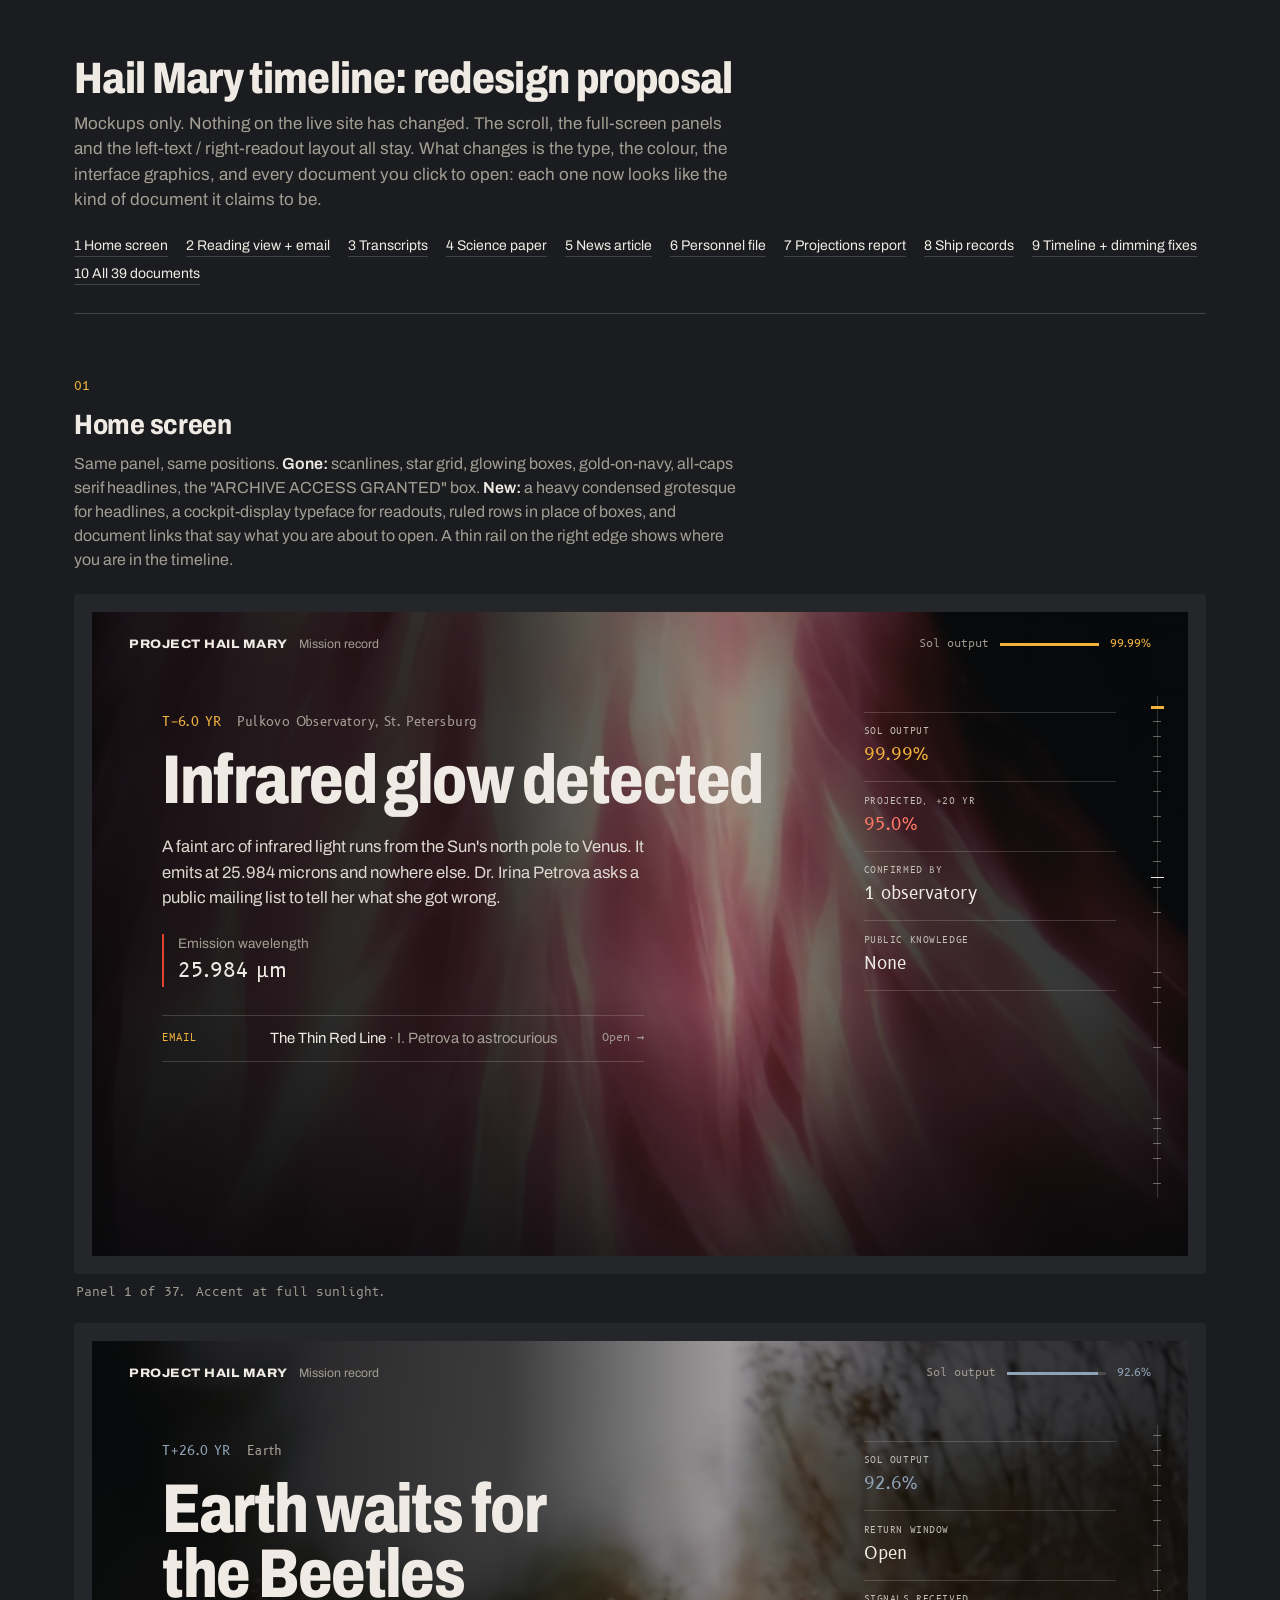
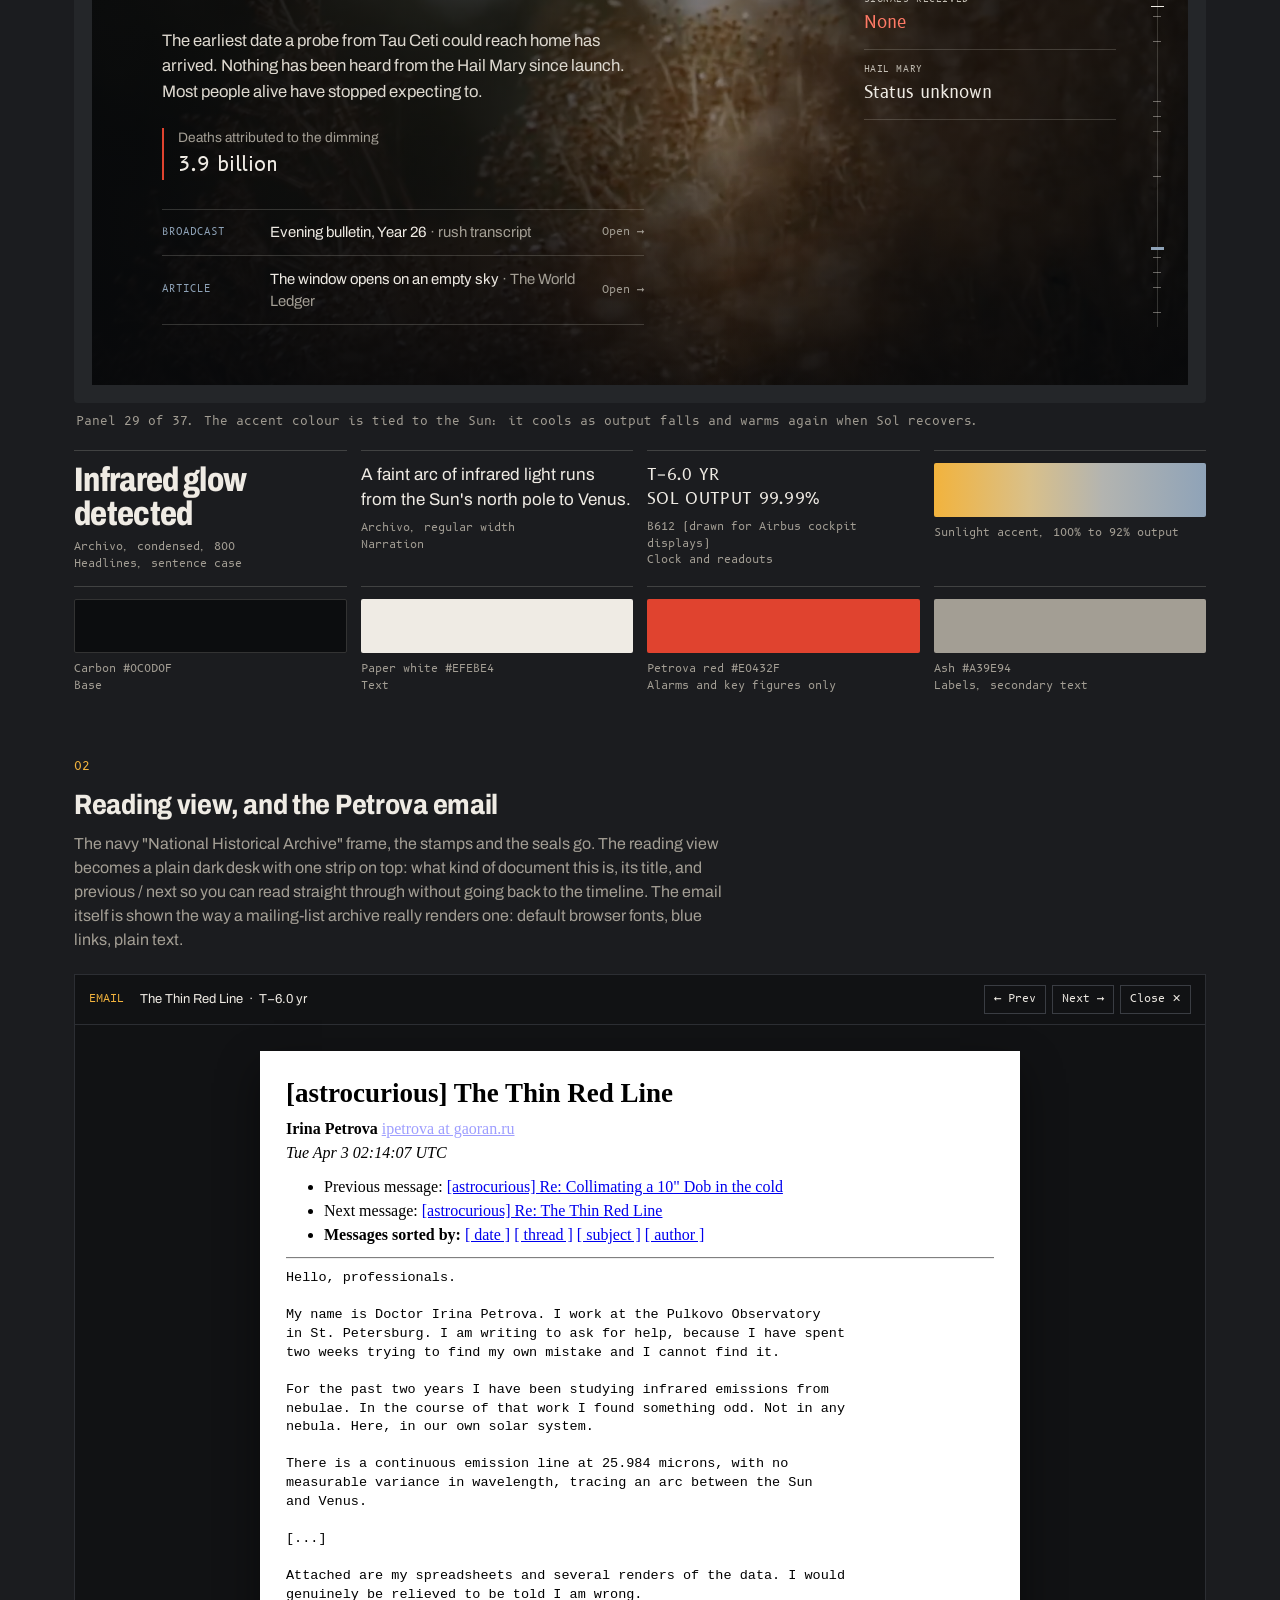
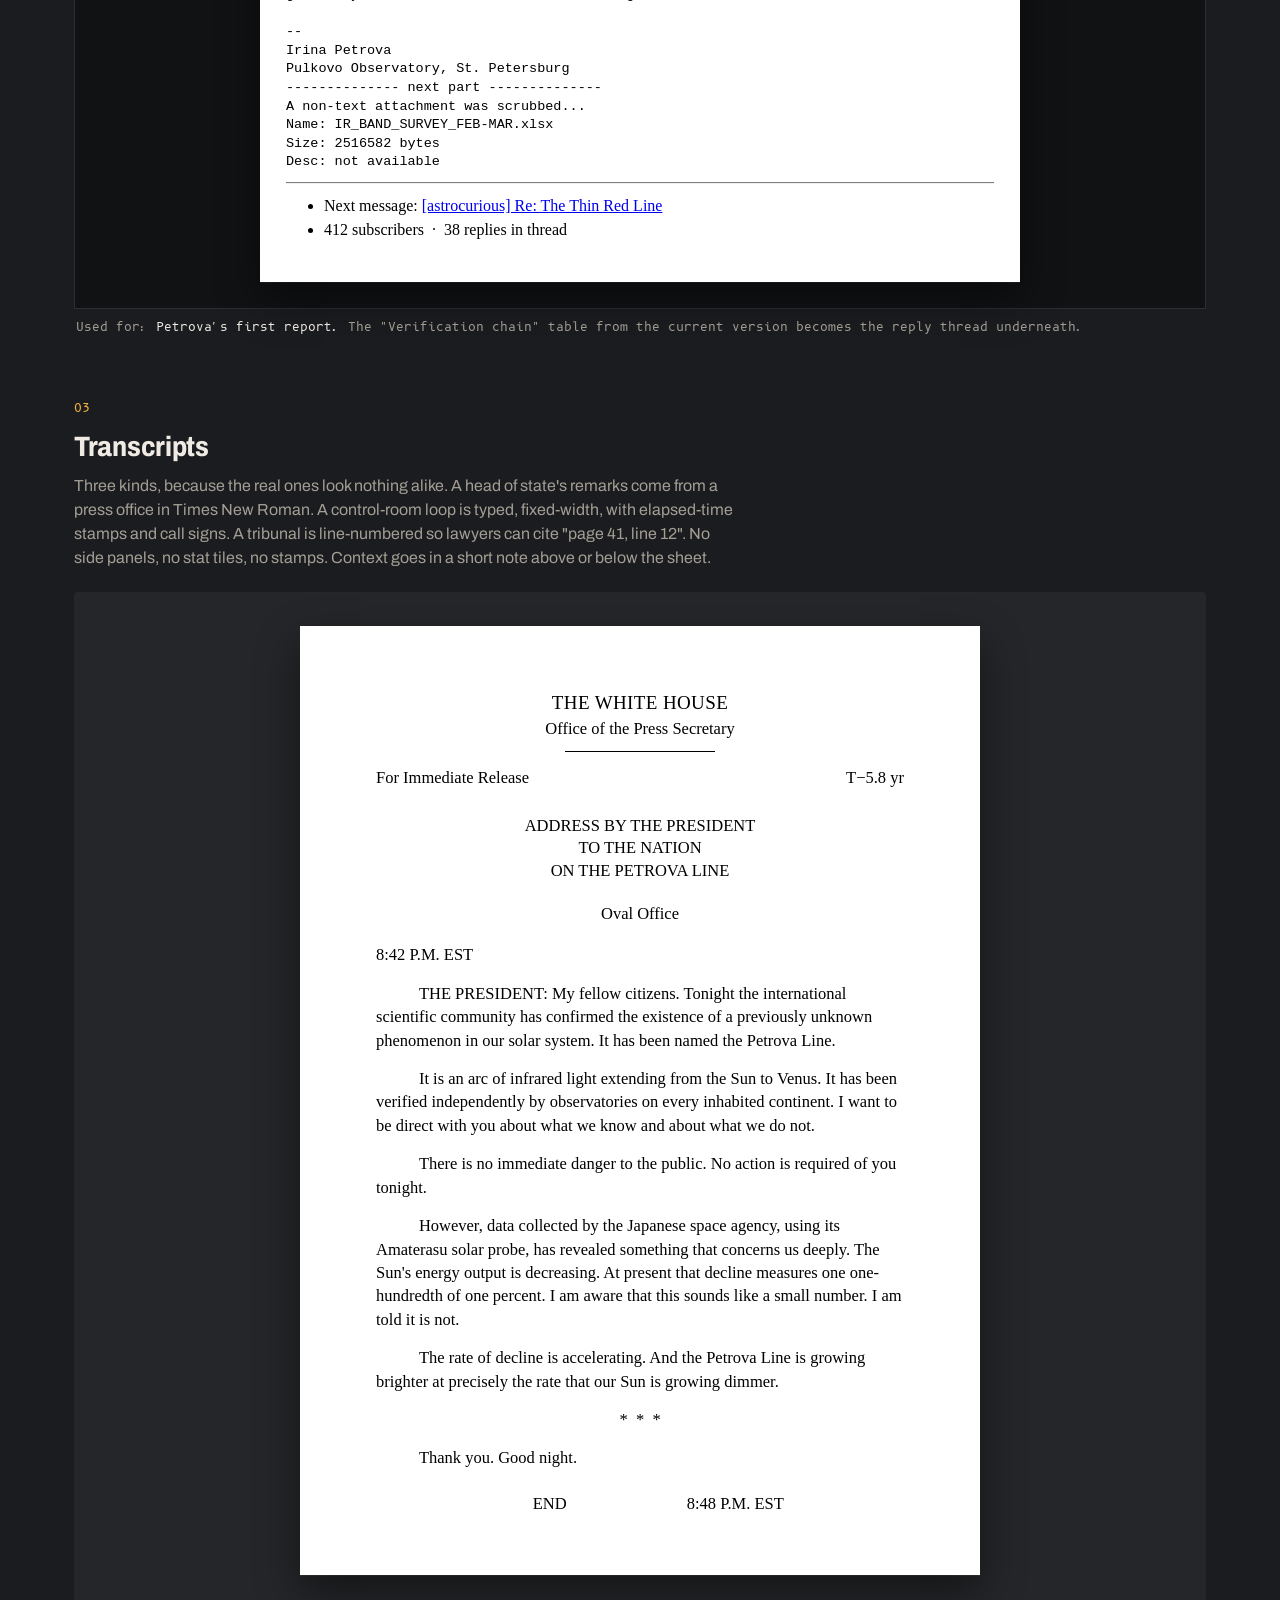
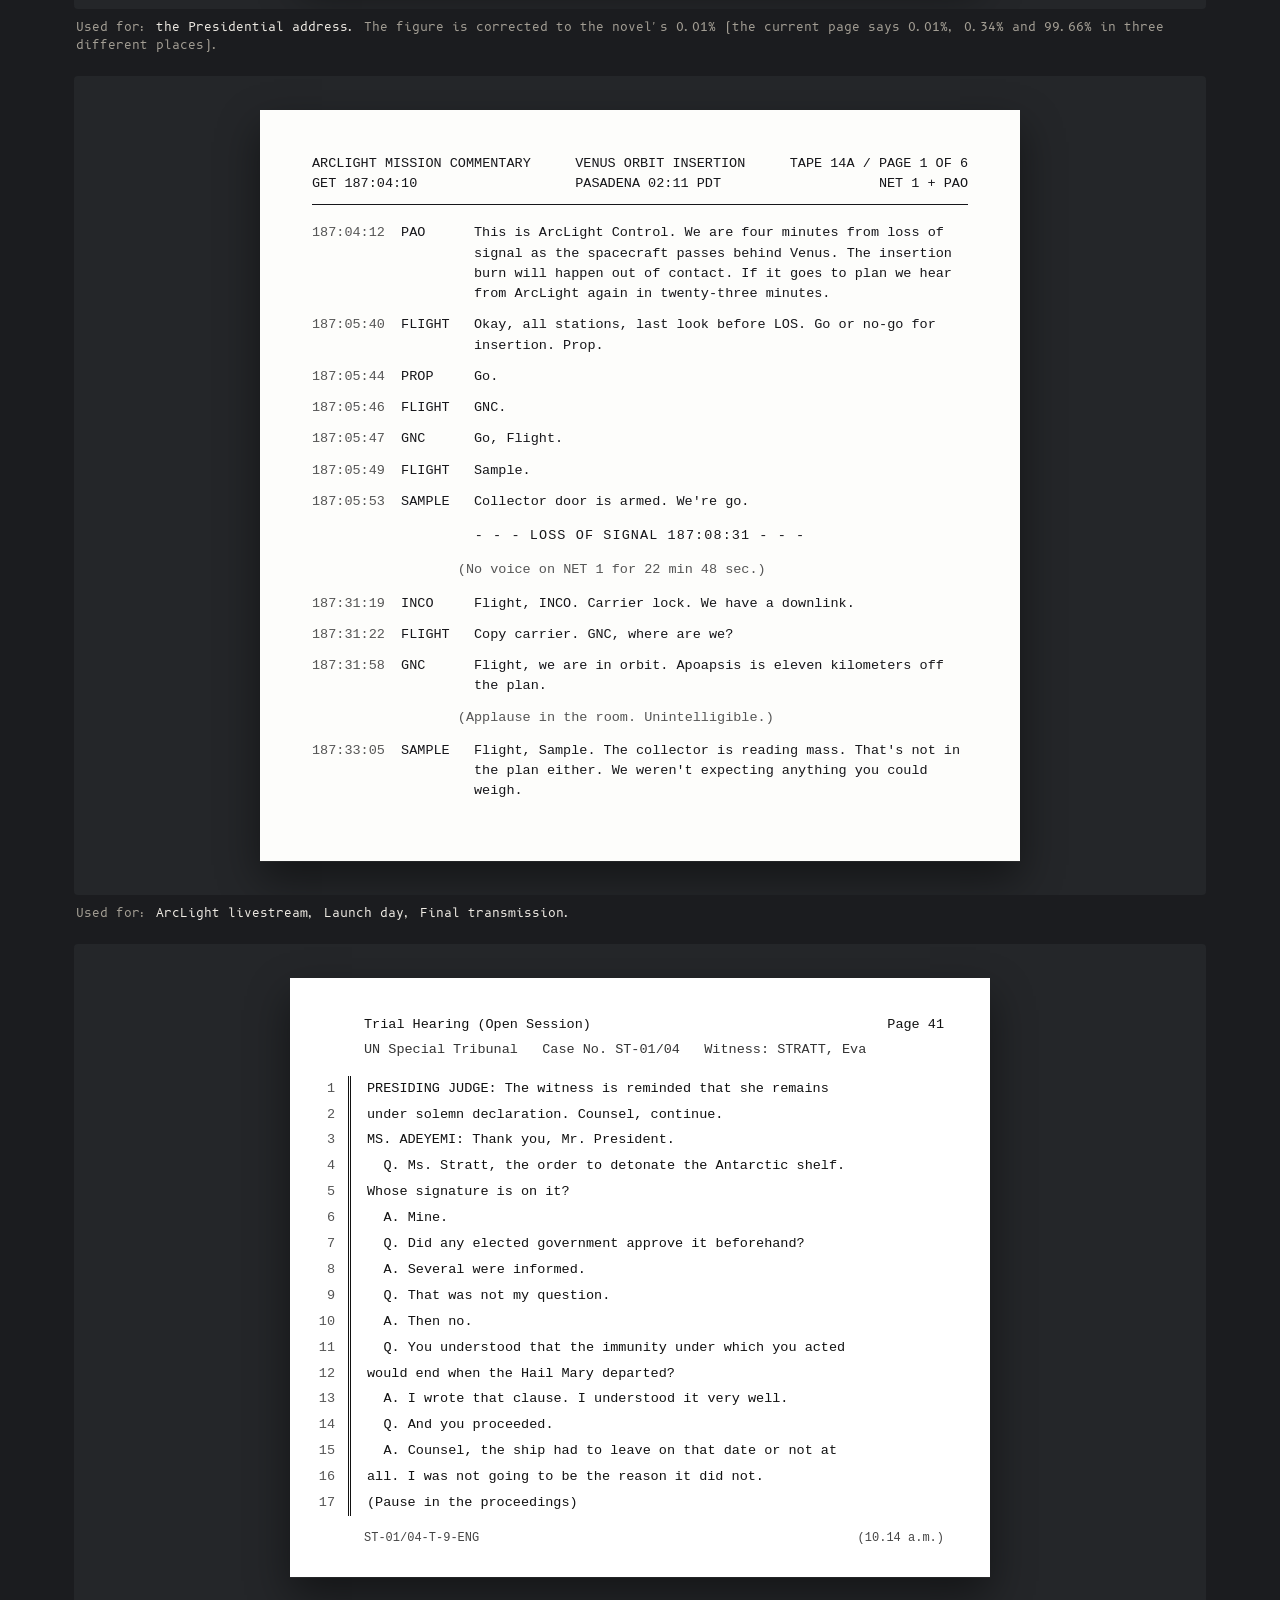
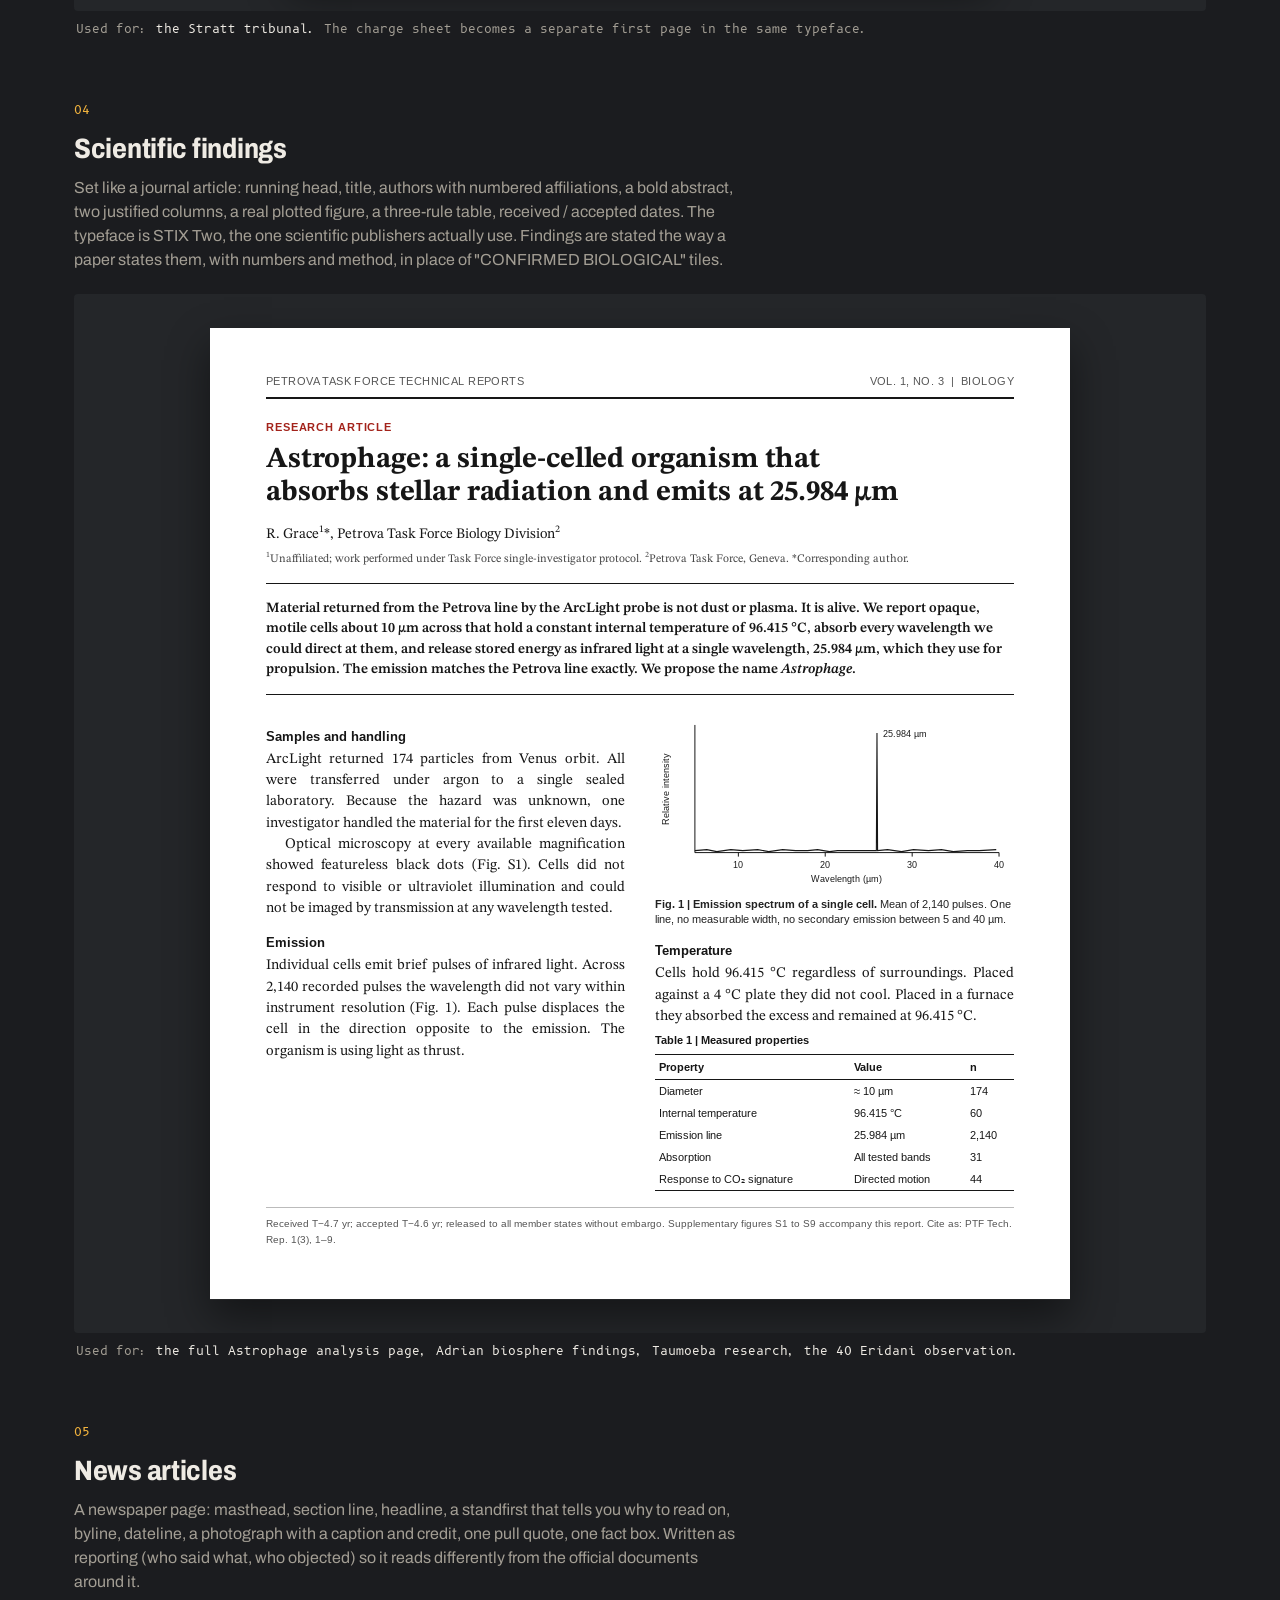
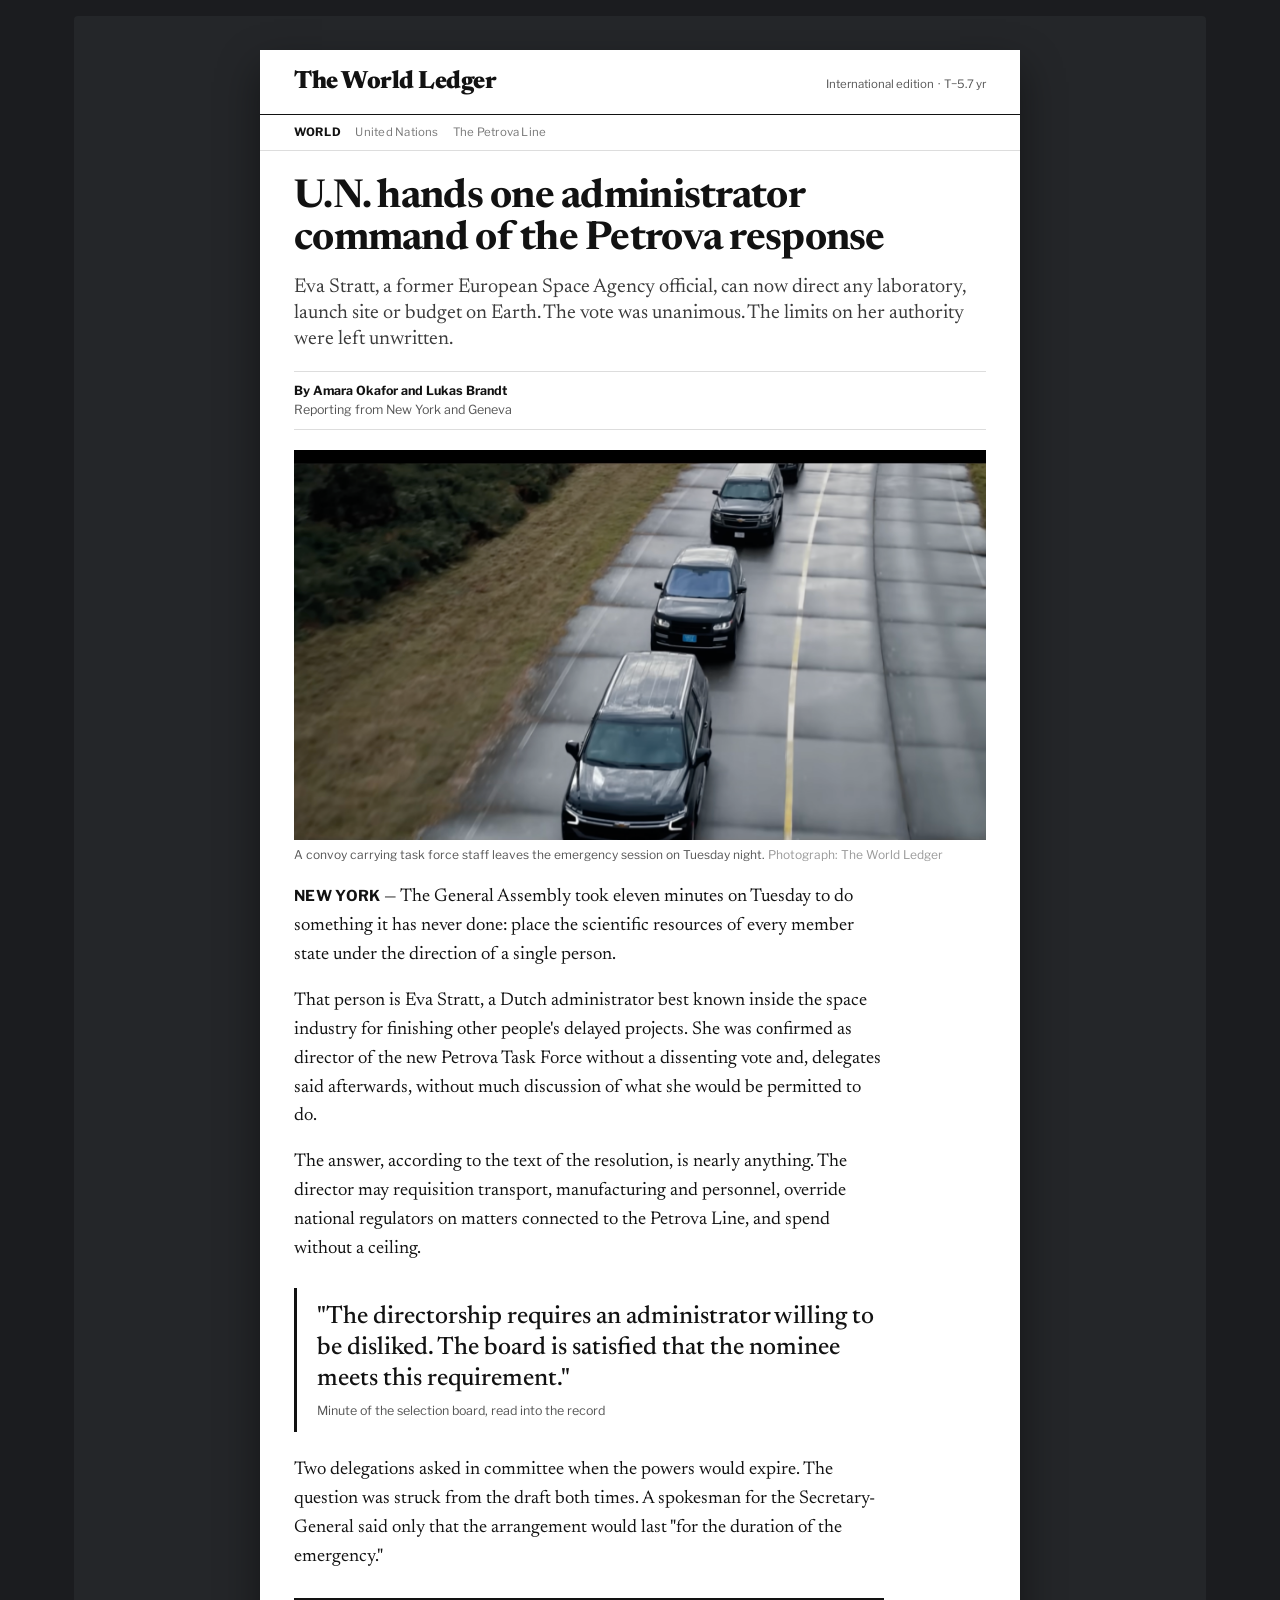
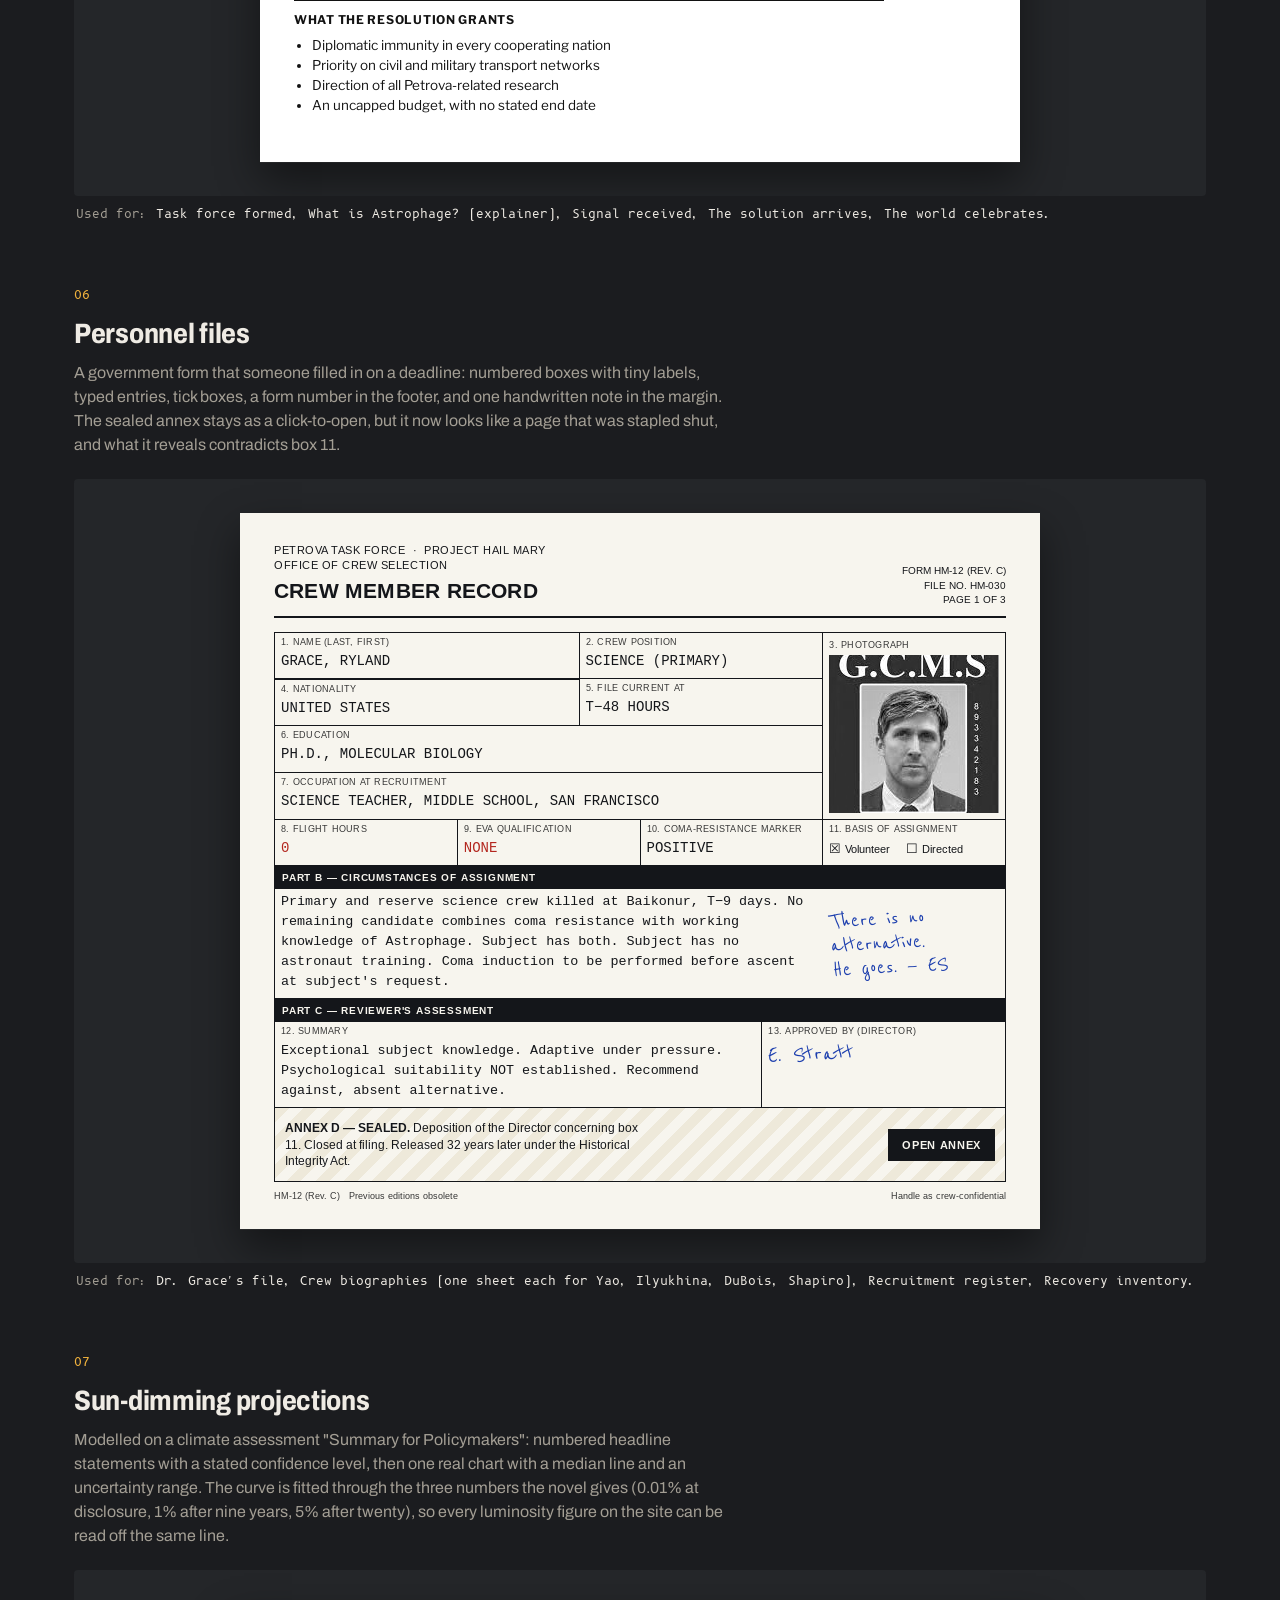
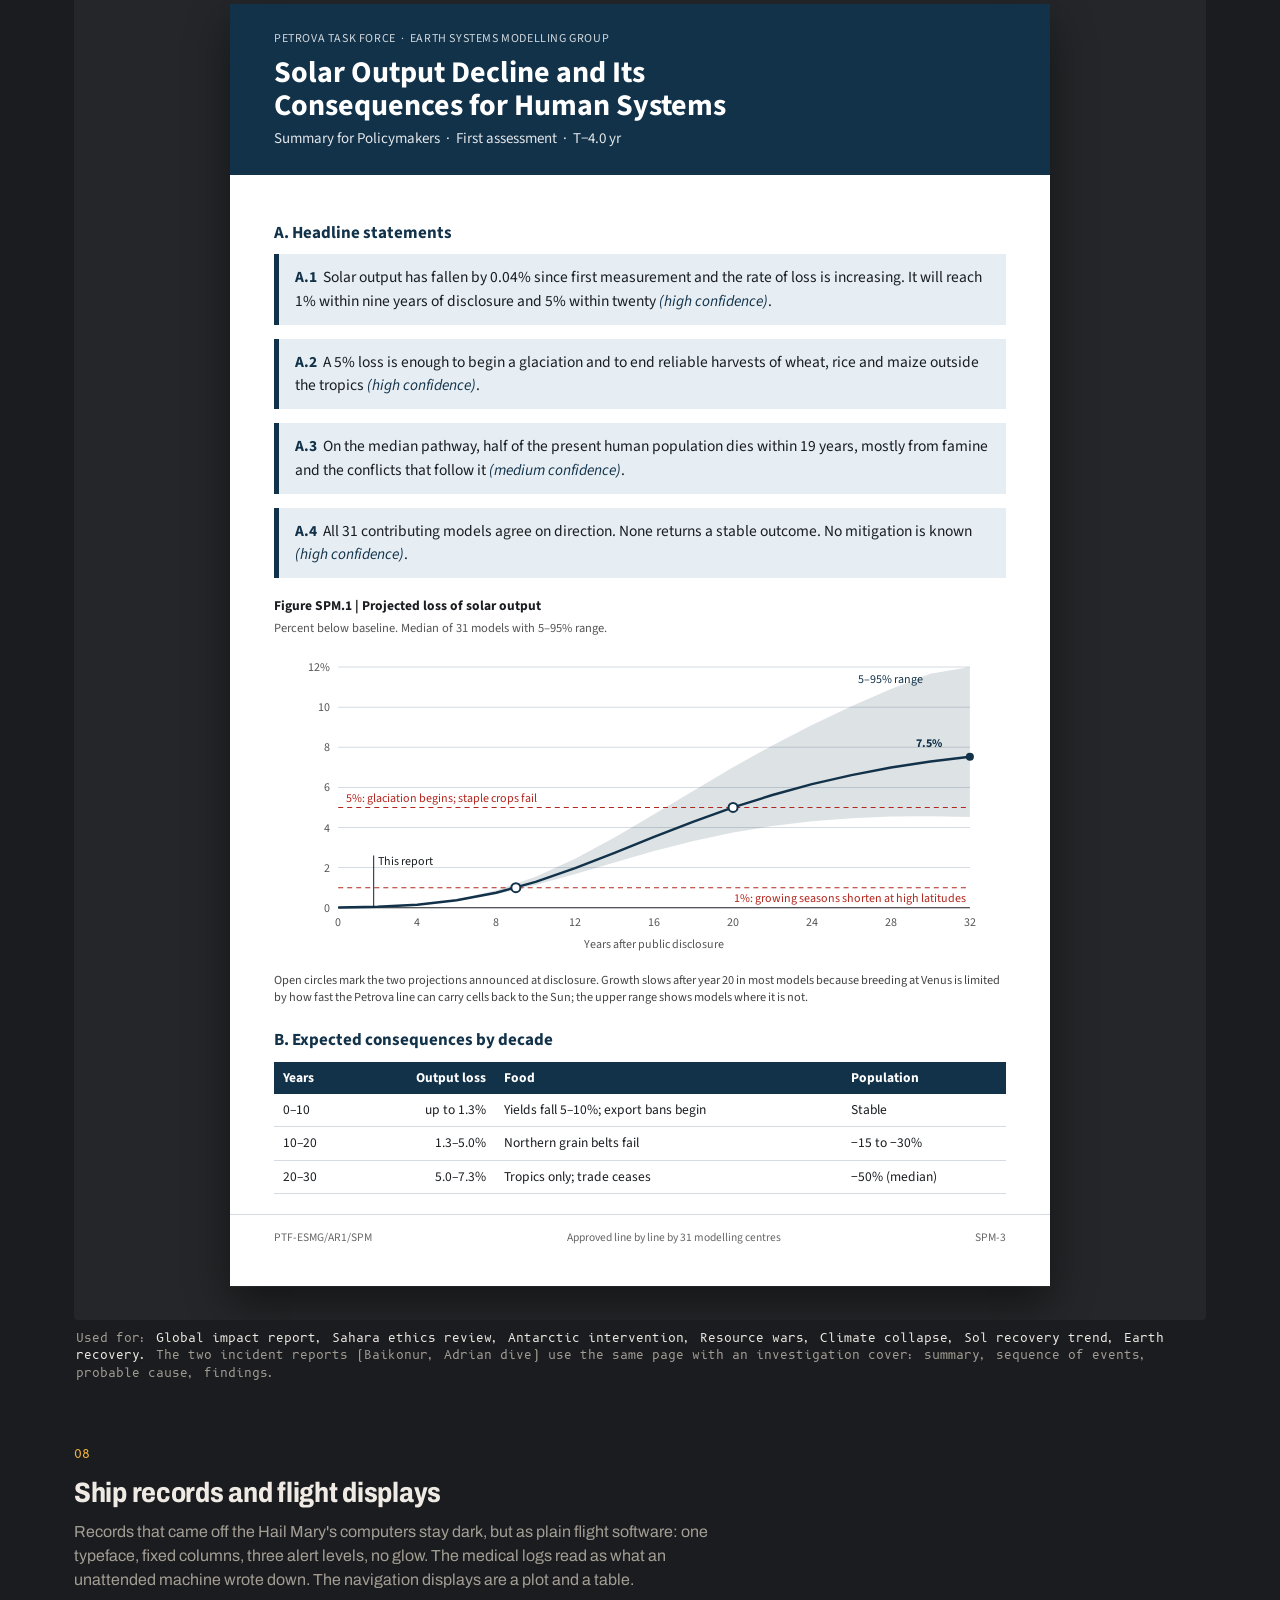
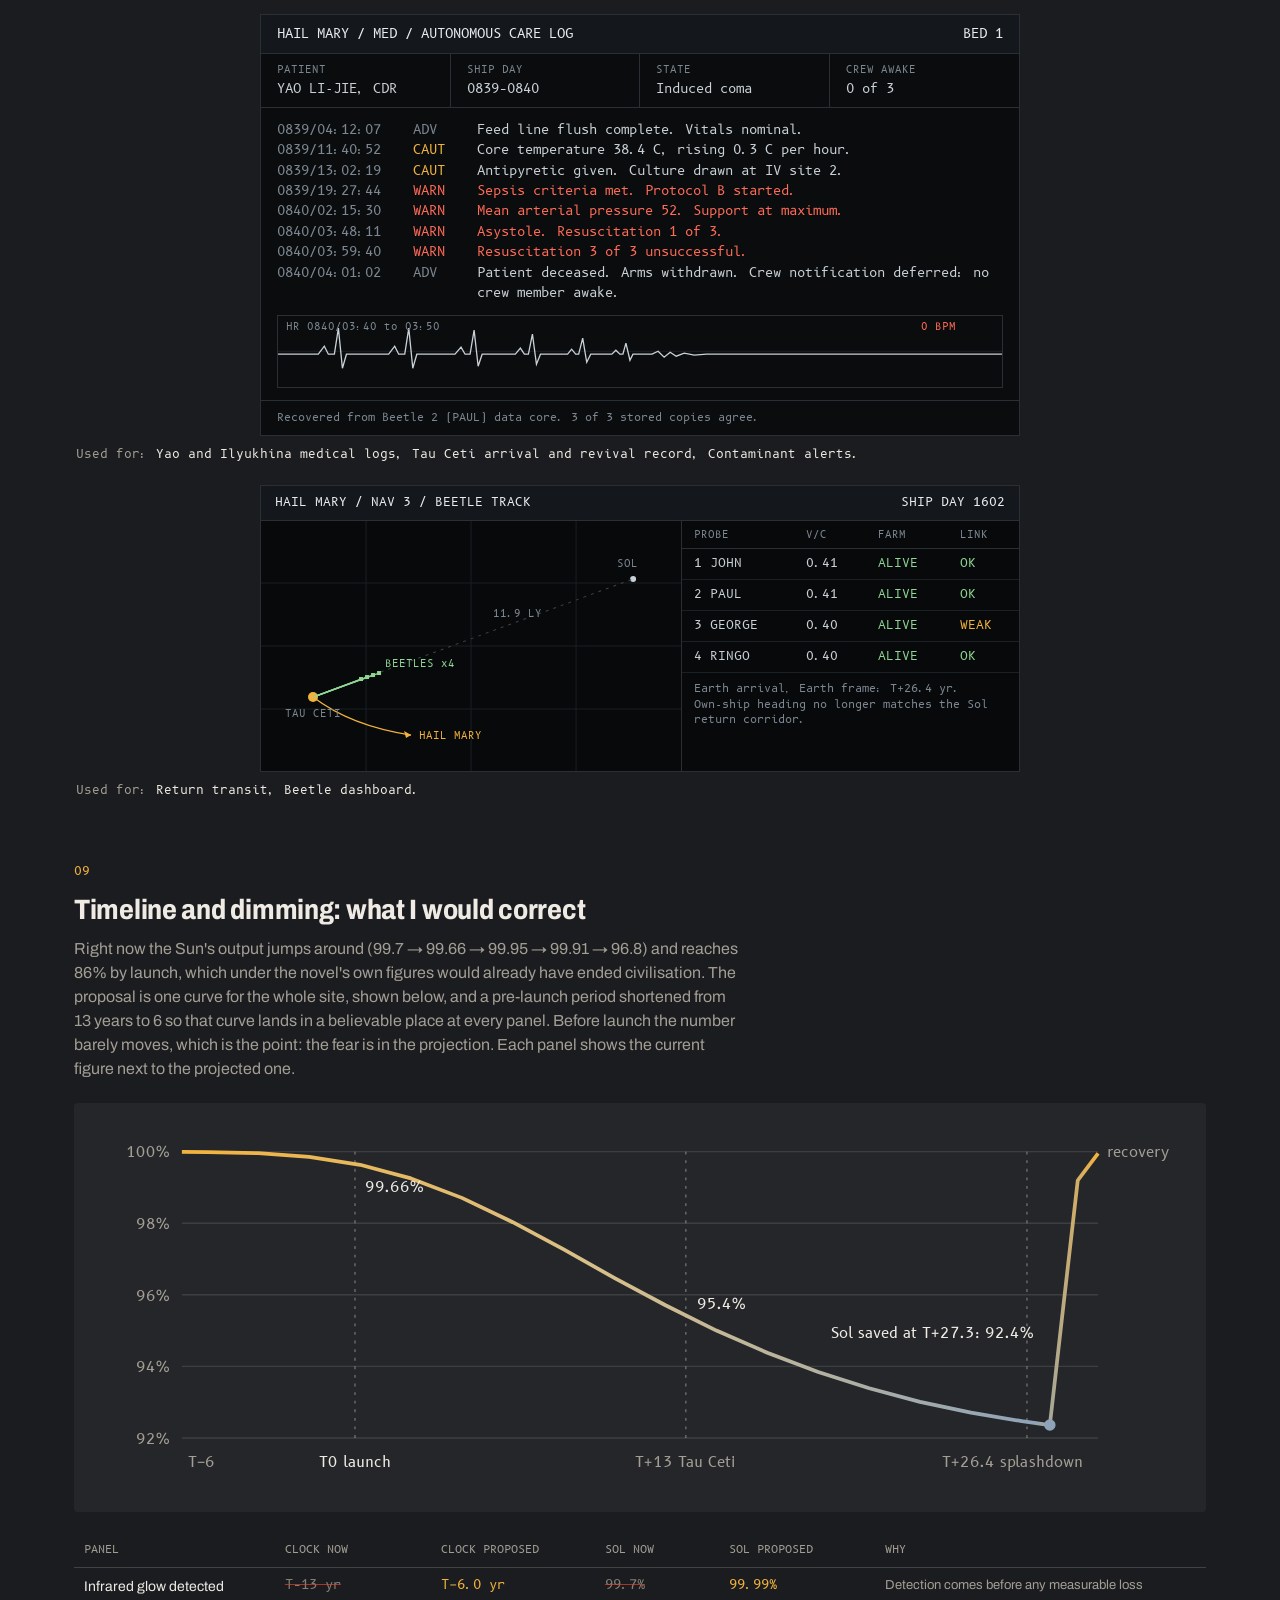
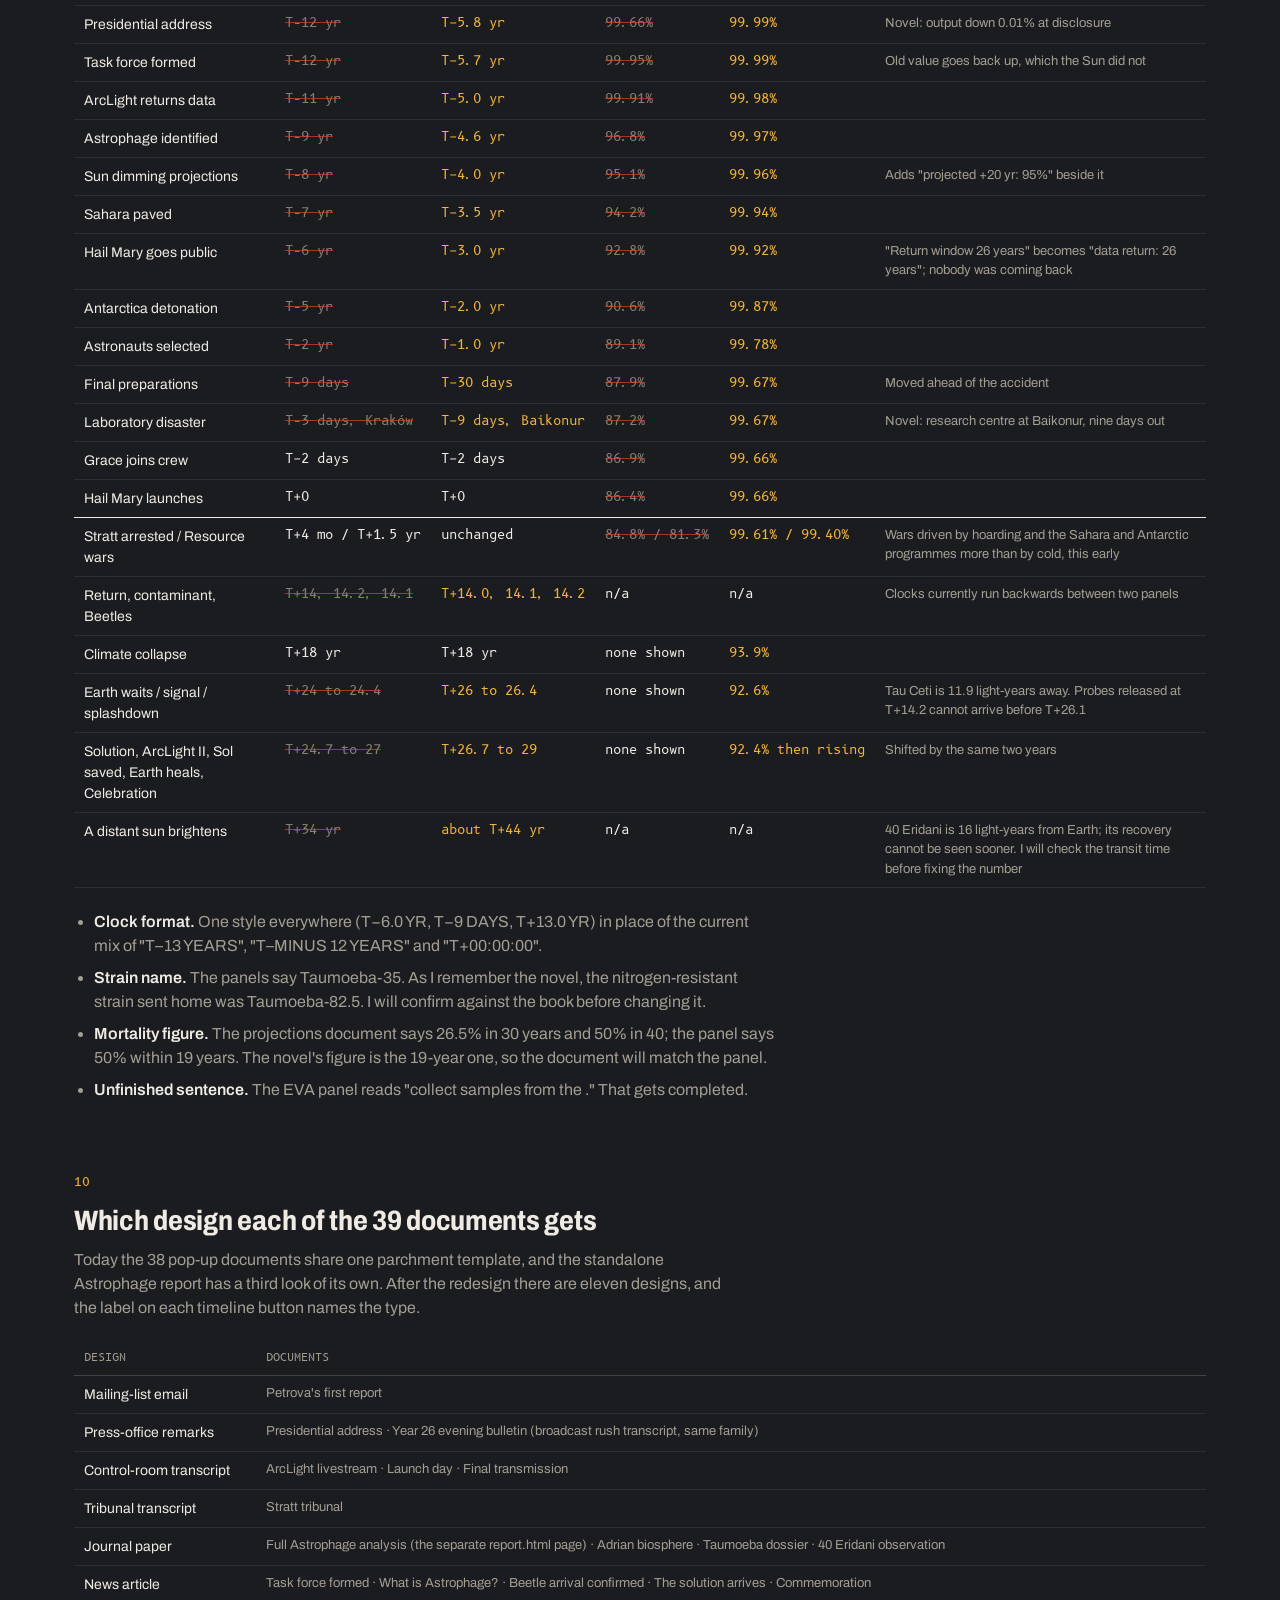
<file: redesign-preview/index.html>
<!DOCTYPE html>
<html lang="en">
<head>
<meta charset="UTF-8">
<meta name="viewport" content="width=device-width, initial-scale=1.0">
<title>Hail Mary Timeline Redesign Board</title>
<link rel="preconnect" href="https://fonts.googleapis.com">
<link rel="preconnect" href="https://fonts.gstatic.com" crossorigin>
<link href="https://fonts.googleapis.com/css2?family=Archivo:wdth,wght@62..125,100..900&family=Arimo:wght@400;700&family=B612:wght@400;700&family=B612+Mono:wght@400;700&family=Cousine:wght@400;700&family=Libre+Franklin:wght@400;700&family=Newsreader:opsz,wght@6..72,400..800&family=Reenie+Beanie&family=STIX+Two+Text:ital,wght@0,400;0,600;0,700;1,400&family=Source+Sans+3:ital,wght@0,400;0,700;1,400&family=Tinos:ital,wght@0,400;0,700;1,400&display=swap" rel="stylesheet">
<link rel="stylesheet" href="board.css">
</head>
<body>
<div class="b-wrap">

<header class="b-top">
    <h1>Hail Mary timeline: redesign proposal</h1>
    <p>Mockups only. Nothing on the live site has changed. The scroll, the full-screen panels and the left-text / right-readout layout all stay. What changes is the type, the colour, the interface graphics, and every document you click to open: each one now looks like the kind of document it claims to be.</p>
    <nav class="b-toc">
        <a href="#home">1 Home screen</a>
        <a href="#viewer">2 Reading view + email</a>
        <a href="#transcripts">3 Transcripts</a>
        <a href="#paper">4 Science paper</a>
        <a href="#article">5 News article</a>
        <a href="#personnel">6 Personnel file</a>
        <a href="#report">7 Projections report</a>
        <a href="#ship">8 Ship records</a>
        <a href="#timeline">9 Timeline + dimming fixes</a>
        <a href="#map">10 All 39 documents</a>
    </nav>
</header>

<!-- ===================================================== 1 HOME -->
<section class="b-sec" id="home">
    <span class="b-num">01</span>
    <h2>Home screen</h2>
    <p class="b-note">Same panel, same positions. <b>Gone:</b> scanlines, star grid, glowing boxes, gold-on-navy, all-caps serif headlines, the "ARCHIVE ACCESS GRANTED" box. <b>New:</b> a heavy condensed grotesque for headlines, a cockpit-display typeface for readouts, ruled rows in place of boxes, and document links that say what you are about to open. A thin rail on the right edge shows where you are in the timeline.</p>

    <div class="desk desk--tight">
        <div class="hp" style="background-image:url('../assets/line.png'); --lum:99.99%;">
            <div class="hp-bar">
                <div class="hp-mark">Project Hail Mary<span>Mission record</span></div>
                <div class="hp-sol">Sol output <i></i> <b>99.99%</b></div>
            </div>
            <div class="hp-body">
                <div>
                    <div class="hp-clock">T−6.0 YR<span>Pulkovo Observatory, St. Petersburg</span></div>
                    <h3>Infrared glow detected</h3>
                    <p class="hp-desc">A faint arc of infrared light runs from the Sun's north pole to Venus. It emits at 25.984 microns and nowhere else. Dr. Irina Petrova asks a public mailing list to tell her what she got wrong.</p>
                    <div class="hp-key">Emission wavelength<b>25.984 µm</b></div>
                    <div class="hp-docs">
                        <a class="hp-doc"><span class="ty">Email</span><span>The Thin Red Line <span class="src">· I. Petrova to astrocurious</span></span><span class="go">Open →</span></a>
                    </div>
                </div>
                <div class="hp-read">
                    <dl>
                        <div><dt>Sol output</dt><dd class="acc">99.99%</dd></div>
                        <div><dt>Projected, +20 yr</dt><dd class="ir">95.0%</dd></div>
                        <div><dt>Confirmed by</dt><dd>1 observatory</dd></div>
                        <div><dt>Public knowledge</dt><dd>None</dd></div>
                    </dl>
                </div>
            </div>
            <div class="hp-rail">
                <i class="now" style="top:2%"></i><i style="top:5%"></i><i style="top:8%"></i><i style="top:12%"></i><i style="top:15%"></i><i style="top:19%"></i><i style="top:24%"></i><i style="top:29%"></i><i style="top:33%"></i><i class="t0" style="top:36%"></i><i style="top:38%"></i><i style="top:43%"></i><i style="top:55%"></i><i style="top:58%"></i><i style="top:61%"></i><i style="top:70%"></i><i style="top:84%"></i><i style="top:86%"></i><i style="top:89%"></i><i style="top:92%"></i><i style="top:97%"></i>
            </div>
        </div>
    </div>
    <p class="b-used">Panel 1 of 37. Accent at full sunlight.</p>

    <div class="desk desk--tight" style="margin-top:22px;">
        <div class="hp" style="background-image:url('../assets/wait.png'); --accent:var(--sun-cold); --lum:92.6%;">
            <div class="hp-bar">
                <div class="hp-mark">Project Hail Mary<span>Mission record</span></div>
                <div class="hp-sol">Sol output <i></i> <b>92.6%</b></div>
            </div>
            <div class="hp-body">
                <div>
                    <div class="hp-clock">T+26.0 YR<span>Earth</span></div>
                    <h3>Earth waits for the Beetles</h3>
                    <p class="hp-desc">The earliest date a probe from Tau Ceti could reach home has arrived. Nothing has been heard from the Hail Mary since launch. Most people alive have stopped expecting to.</p>
                    <div class="hp-key">Deaths attributed to the dimming<b>3.9 billion</b></div>
                    <div class="hp-docs">
                        <a class="hp-doc"><span class="ty">Broadcast</span><span>Evening bulletin, Year 26 <span class="src">· rush transcript</span></span><span class="go">Open →</span></a>
                        <a class="hp-doc"><span class="ty">Article</span><span>The window opens on an empty sky <span class="src">· The World Ledger</span></span><span class="go">Open →</span></a>
                    </div>
                </div>
                <div class="hp-read">
                    <dl>
                        <div><dt>Sol output</dt><dd class="acc">92.6%</dd></div>
                        <div><dt>Return window</dt><dd>Open</dd></div>
                        <div><dt>Signals received</dt><dd class="ir">None</dd></div>
                        <div><dt>Hail Mary</dt><dd>Status unknown</dd></div>
                    </dl>
                </div>
            </div>
            <div class="hp-rail">
                <i style="top:2%"></i><i style="top:5%"></i><i style="top:8%"></i><i style="top:12%"></i><i style="top:15%"></i><i style="top:19%"></i><i style="top:24%"></i><i style="top:29%"></i><i style="top:33%"></i><i class="t0" style="top:36%"></i><i style="top:38%"></i><i style="top:43%"></i><i style="top:55%"></i><i style="top:58%"></i><i style="top:61%"></i><i style="top:70%"></i><i class="now" style="top:84%"></i><i style="top:86%"></i><i style="top:89%"></i><i style="top:92%"></i><i style="top:97%"></i>
            </div>
        </div>
    </div>
    <p class="b-used">Panel 29 of 37. The accent colour is tied to the Sun: it cools as output falls and warms again when Sol recovers.</p>

    <div class="spec">
        <div><div class="tf-a">Infrared glow detected</div><small>Archivo, condensed, 800<br>Headlines, sentence case</small></div>
        <div><div class="tf-b">A faint arc of infrared light runs from the Sun's north pole to Venus.</div><small>Archivo, regular width<br>Narration</small></div>
        <div><div class="tf-c">T−6.0 YR<br>SOL OUTPUT 99.99%</div><small>B612 (drawn for Airbus cockpit displays)<br>Clock and readouts</small></div>
        <div><div class="ramp"></div><small>Sunlight accent, 100% to 92% output</small></div>
        <div><div class="sw" style="background:#0c0d0f;border:1px solid #333"></div><small>Carbon #0C0D0F<br>Base</small></div>
        <div><div class="sw" style="background:#efebe4"></div><small>Paper white #EFEBE4<br>Text</small></div>
        <div><div class="sw" style="background:#e0432f"></div><small>Petrova red #E0432F<br>Alarms and key figures only</small></div>
        <div><div class="sw" style="background:#a39e94"></div><small>Ash #A39E94<br>Labels, secondary text</small></div>
    </div>
</section>

<!-- ===================================================== 2 VIEWER + EMAIL -->
<section class="b-sec" id="viewer">
    <span class="b-num">02</span>
    <h2>Reading view, and the Petrova email</h2>
    <p class="b-note">The navy "National Historical Archive" frame, the stamps and the seals go. The reading view becomes a plain dark desk with one strip on top: what kind of document this is, its title, and previous / next so you can read straight through without going back to the timeline. The email itself is shown the way a mailing-list archive really renders one: default browser fonts, blue links, plain text.</p>

    <div class="viewer">
        <div class="viewer-bar">
            <span class="ty">Email</span>
            <span class="ti">The Thin Red Line &nbsp;·&nbsp; T−6.0 yr</span>
            <span class="nav"><span>← Prev</span><span>Next →</span><span>Close ✕</span></span>
        </div>
        <div class="viewer-body">
            <div class="sheet mail">
                <h1>[astrocurious] The Thin Red Line</h1>
                <span class="from">Irina Petrova</span> <a href="#viewer">ipetrova at gaoran.ru</a><br>
                <i>Tue Apr 3 02:14:07 UTC</i>
                <ul>
                    <li>Previous message: <a href="#viewer">[astrocurious] Re: Collimating a 10" Dob in the cold</a></li>
                    <li>Next message: <a href="#viewer">[astrocurious] Re: The Thin Red Line</a></li>
                    <li><b>Messages sorted by:</b> <a href="#viewer">[ date ]</a> <a href="#viewer">[ thread ]</a> <a href="#viewer">[ subject ]</a> <a href="#viewer">[ author ]</a></li>
                </ul>
                <hr>
<pre>Hello, professionals.

My name is Doctor Irina Petrova. I work at the Pulkovo Observatory
in St. Petersburg. I am writing to ask for help, because I have spent
two weeks trying to find my own mistake and I cannot find it.

For the past two years I have been studying infrared emissions from
nebulae. In the course of that work I found something odd. Not in any
nebula. Here, in our own solar system.

There is a continuous emission line at 25.984 microns, with no
measurable variance in wavelength, tracing an arc between the Sun
and Venus.

[...]

Attached are my spreadsheets and several renders of the data. I would
genuinely be relieved to be told I am wrong.

--
Irina Petrova
Pulkovo Observatory, St. Petersburg</pre>
<pre>
-------------- next part --------------
A non-text attachment was scrubbed...
Name: IR_BAND_SURVEY_FEB-MAR.xlsx
Size: 2516582 bytes
Desc: not available</pre>
                <hr>
                <ul>
                    <li>Next message: <a href="#viewer">[astrocurious] Re: The Thin Red Line</a></li>
                    <li>412 subscribers &nbsp;·&nbsp; 38 replies in thread</li>
                </ul>
            </div>
        </div>
    </div>
    <p class="b-used">Used for: <b>Petrova's first report.</b> The "Verification chain" table from the current version becomes the reply thread underneath.</p>
</section>

<!-- ===================================================== 3 TRANSCRIPTS -->
<section class="b-sec" id="transcripts">
    <span class="b-num">03</span>
    <h2>Transcripts</h2>
    <p class="b-note">Three kinds, because the real ones look nothing alike. A head of state's remarks come from a press office in Times New Roman. A control-room loop is typed, fixed-width, with elapsed-time stamps and call signs. A tribunal is line-numbered so lawyers can cite "page 41, line 12". No side panels, no stat tiles, no stamps. Context goes in a short note above or below the sheet.</p>

    <div class="desk">
        <div class="sheet remarks">
            <div class="ctr house">THE WHITE HOUSE</div>
            <div class="ctr">Office of the Press Secretary</div>
            <div class="rule"></div>
            <div class="rel"><span>For Immediate Release</span><span>T−5.8 yr</span></div>
            <h1 class="ttl">ADDRESS BY THE PRESIDENT<br>TO THE NATION<br>ON THE PETROVA LINE</h1>
            <div class="ctr" style="margin-bottom:18px;">Oval Office</div>
            <p class="time">8:42 P.M. EST</p>
            <p>THE PRESIDENT: My fellow citizens. Tonight the international scientific community has confirmed the existence of a previously unknown phenomenon in our solar system. It has been named the Petrova Line.</p>
            <p>It is an arc of infrared light extending from the Sun to Venus. It has been verified independently by observatories on every inhabited continent. I want to be direct with you about what we know and about what we do not.</p>
            <p>There is no immediate danger to the public. No action is required of you tonight.</p>
            <p>However, data collected by the Japanese space agency, using its Amaterasu solar probe, has revealed something that concerns us deeply. The Sun's energy output is decreasing. At present that decline measures one one-hundredth of one percent. I am aware that this sounds like a small number. I am told it is not.</p>
            <p>The rate of decline is accelerating. And the Petrova Line is growing brighter at precisely the rate that our Sun is growing dimmer.</p>
            <p style="text-indent:0;text-align:center;">*&nbsp;&nbsp;*&nbsp;&nbsp;*</p>
            <p>Thank you. Good night.</p>
            <div class="end"><span>END</span><span>8:48 P.M. EST</span></div>
        </div>
    </div>
    <p class="b-used">Used for: <b>the Presidential address.</b> The figure is corrected to the novel's 0.01% (the current page says 0.01%, 0.34% and 99.66% in three different places).</p>

    <div class="desk" style="margin-top:22px;">
        <div class="sheet loop">
            <div class="hd"><span>ARCLIGHT MISSION COMMENTARY</span><span>VENUS ORBIT INSERTION</span><span>TAPE 14A / PAGE 1 OF 6</span></div>
            <div class="hd hd2"><span>GET 187:04:10</span><span>PASADENA 02:11 PDT</span><span>NET 1 + PAO</span></div>

            <div class="ln"><span class="t">187:04:12</span><span>PAO</span><span>This is ArcLight Control. We are four minutes from loss of signal as the spacecraft passes behind Venus. The insertion burn will happen out of contact. If it goes to plan we hear from ArcLight again in twenty-three minutes.</span></div>
            <div class="ln"><span class="t">187:05:40</span><span>FLIGHT</span><span>Okay, all stations, last look before LOS. Go or no-go for insertion. Prop.</span></div>
            <div class="ln"><span class="t">187:05:44</span><span>PROP</span><span>Go.</span></div>
            <div class="ln"><span class="t">187:05:46</span><span>FLIGHT</span><span>GNC.</span></div>
            <div class="ln"><span class="t">187:05:47</span><span>GNC</span><span>Go, Flight.</span></div>
            <div class="ln"><span class="t">187:05:49</span><span>FLIGHT</span><span>Sample.</span></div>
            <div class="ln"><span class="t">187:05:53</span><span>SAMPLE</span><span>Collector door is armed. We're go.</span></div>
            <div class="los">- - - LOSS OF SIGNAL 187:08:31 - - -</div>
            <div class="note">(No voice on NET 1 for 22 min 48 sec.)</div>
            <div class="ln"><span class="t">187:31:19</span><span>INCO</span><span>Flight, INCO. Carrier lock. We have a downlink.</span></div>
            <div class="ln"><span class="t">187:31:22</span><span>FLIGHT</span><span>Copy carrier. GNC, where are we?</span></div>
            <div class="ln"><span class="t">187:31:58</span><span>GNC</span><span>Flight, we are in orbit. Apoapsis is eleven kilometers off the plan.</span></div>
            <div class="note">(Applause in the room. Unintelligible.)</div>
            <div class="ln"><span class="t">187:33:05</span><span>SAMPLE</span><span>Flight, Sample. The collector is reading mass. That's not in the plan either. We weren't expecting anything you could weigh.</span></div>
        </div>
    </div>
    <p class="b-used">Used for: <b>ArcLight livestream, Launch day, Final transmission.</b></p>

    <div class="desk" style="margin-top:22px;">
        <div class="sheet court">
            <div class="top"><span>Trial Hearing (Open Session)</span><span>Page 41</span></div>
            <div class="cap">UN Special Tribunal &nbsp; Case No. ST-01/04 &nbsp; Witness: STRATT, Eva</div>
            <ol>
                <li>PRESIDING JUDGE: The witness is reminded that she remains</li>
                <li>under solemn declaration. Counsel, continue.</li>
                <li>MS. ADEYEMI: Thank you, Mr. President.</li>
                <li class="q">Q. Ms. Stratt, the order to detonate the Antarctic shelf.</li>
                <li>Whose signature is on it?</li>
                <li class="q">A. Mine.</li>
                <li class="q">Q. Did any elected government approve it beforehand?</li>
                <li class="q">A. Several were informed.</li>
                <li class="q">Q. That was not my question.</li>
                <li class="q">A. Then no.</li>
                <li class="q">Q. You understood that the immunity under which you acted</li>
                <li>would end when the Hail Mary departed?</li>
                <li class="q">A. I wrote that clause. I understood it very well.</li>
                <li class="q">Q. And you proceeded.</li>
                <li class="q">A. Counsel, the ship had to leave on that date or not at</li>
                <li>all. I was not going to be the reason it did not.</li>
                <li>(Pause in the proceedings)</li>
            </ol>
            <div class="foot"><span>ST-01/04-T-9-ENG</span><span>(10.14 a.m.)</span></div>
        </div>
    </div>
    <p class="b-used">Used for: <b>the Stratt tribunal.</b> The charge sheet becomes a separate first page in the same typeface.</p>
</section>

<!-- ===================================================== 4 PAPER -->
<section class="b-sec" id="paper">
    <span class="b-num">04</span>
    <h2>Scientific findings</h2>
    <p class="b-note">Set like a journal article: running head, title, authors with numbered affiliations, a bold abstract, two justified columns, a real plotted figure, a three-rule table, received / accepted dates. The typeface is STIX Two, the one scientific publishers actually use. Findings are stated the way a paper states them, with numbers and method, in place of "CONFIRMED BIOLOGICAL" tiles.</p>

    <div class="desk">
        <div class="sheet paper">
            <div class="run"><span>Petrova Task Force Technical Reports</span><span>Vol. 1, No. 3 &nbsp;|&nbsp; Biology</span></div>
            <div class="kind">Research Article</div>
            <h1>Astrophage: a single-celled organism that absorbs stellar radiation and emits at 25.984 µm</h1>
            <div class="auth">R. Grace<sup>1</sup>*, Petrova Task Force Biology Division<sup>2</sup></div>
            <div class="aff"><sup>1</sup>Unaffiliated; work performed under Task Force single-investigator protocol. <sup>2</sup>Petrova Task Force, Geneva. *Corresponding author.</div>

            <div class="abs">Material returned from the Petrova line by the ArcLight probe is not dust or plasma. It is alive. We report opaque, motile cells about 10 µm across that hold a constant internal temperature of 96.415 °C, absorb every wavelength we could direct at them, and release stored energy as infrared light at a single wavelength, 25.984 µm, which they use for propulsion. The emission matches the Petrova line exactly. We propose the name <i>Astrophage</i>.</div>

            <div class="cols">
                <h2>Samples and handling</h2>
                <p>ArcLight returned 174 particles from Venus orbit. All were transferred under argon to a single sealed laboratory. Because the hazard was unknown, one investigator handled the material for the first eleven days.</p>
                <p>Optical microscopy at every available magnification showed featureless black dots (Fig. S1). Cells did not respond to visible or ultraviolet illumination and could not be imaged by transmission at any wavelength tested.</p>

                <h2>Emission</h2>
                <p>Individual cells emit brief pulses of infrared light. Across 2,140 recorded pulses the wavelength did not vary within instrument resolution (Fig. 1). Each pulse displaces the cell in the direction opposite to the emission. The organism is using light as thrust.</p>

                <figure>
                    <svg viewBox="0 0 360 172" role="img" aria-label="Emission spectrum with a single line at 25.984 micrometres">
                        <line x1="40" y1="140" x2="345" y2="140" stroke="#161616" stroke-width="1"/>
                        <line x1="40" y1="12" x2="40" y2="140" stroke="#161616" stroke-width="1"/>
                        <path d="M40 138 l12 -1 l10 2 l14 -2 l12 1 l15 -1 l11 2 l14 -2 l13 1 l12 0 l10 -1 l12 2 l8 -1 L222 138 L222.6 20 L223.2 138 l10 -1 l14 2 l12 -2 l15 1 l13 -1 l12 2 l14 -1 l12 0 l17 -1" fill="none" stroke="#161616" stroke-width="1.1"/>
                        <g font-family="Arimo, Arial, sans-serif" font-size="9" fill="#161616">
                            <text x="229" y="24">25.984 µm</text>
                            <g text-anchor="middle">
                                <line x1="83.6" y1="140" x2="83.6" y2="144" stroke="#161616"/><text x="83.6" y="155">10</text>
                                <line x1="170.7" y1="140" x2="170.7" y2="144" stroke="#161616"/><text x="170.7" y="155">20</text>
                                <line x1="257.9" y1="140" x2="257.9" y2="144" stroke="#161616"/><text x="257.9" y="155">30</text>
                                <line x1="345" y1="140" x2="345" y2="144" stroke="#161616"/><text x="345" y="155">40</text>
                                <text x="192" y="169">Wavelength (µm)</text>
                            </g>
                            <text transform="translate(14 76) rotate(-90)" text-anchor="middle">Relative intensity</text>
                        </g>
                    </svg>
                    <figcaption><b>Fig. 1 | Emission spectrum of a single cell.</b> Mean of 2,140 pulses. One line, no measurable width, no secondary emission between 5 and 40 µm.</figcaption>
                </figure>

                <h2>Temperature</h2>
                <p>Cells hold 96.415 °C regardless of surroundings. Placed against a 4 °C plate they did not cool. Placed in a furnace they absorbed the excess and remained at 96.415 °C.</p>

                <table>
                    <caption><b>Table 1 | Measured properties</b></caption>
                    <thead><tr><th>Property</th><th>Value</th><th>n</th></tr></thead>
                    <tbody>
                        <tr><td>Diameter</td><td>≈ 10 µm</td><td>174</td></tr>
                        <tr><td>Internal temperature</td><td>96.415 °C</td><td>60</td></tr>
                        <tr><td>Emission line</td><td>25.984 µm</td><td>2,140</td></tr>
                        <tr><td>Absorption</td><td>All tested bands</td><td>31</td></tr>
                        <tr><td>Response to CO₂ signature</td><td>Directed motion</td><td>44</td></tr>
                    </tbody>
                </table>
            </div>

            <div class="meta">Received T−4.7 yr; accepted T−4.6 yr; released to all member states without embargo. Supplementary figures S1 to S9 accompany this report. Cite as: PTF Tech. Rep. 1(3), 1–9.</div>
        </div>
    </div>
    <p class="b-used">Used for: <b>the full Astrophage analysis page, Adrian biosphere findings, Taumoeba research, the 40 Eridani observation.</b></p>
</section>

<!-- ===================================================== 5 ARTICLE -->
<section class="b-sec" id="article">
    <span class="b-num">05</span>
    <h2>News articles</h2>
    <p class="b-note">A newspaper page: masthead, section line, headline, a standfirst that tells you why to read on, byline, dateline, a photograph with a caption and credit, one pull quote, one fact box. Written as reporting (who said what, who objected) so it reads differently from the official documents around it.</p>

    <div class="desk">
        <div class="sheet news">
            <div class="mast"><b>The World Ledger</b><span>International edition &nbsp;·&nbsp; T−5.7 yr</span></div>
            <div class="sect">World<span>United Nations</span><span>The Petrova Line</span></div>
            <div class="in">
                <h1>U.N. hands one administrator command of the Petrova response</h1>
                <p class="deck">Eva Stratt, a former European Space Agency official, can now direct any laboratory, launch site or budget on Earth. The vote was unanimous. The limits on her authority were left unwritten.</p>
                <div class="by"><b>By Amara Okafor and Lukas Brandt</b><br>Reporting from New York and Geneva</div>
                <figure>
                    <img src="../assets/cars.png" alt="A convoy of vehicles on a wet road">
                    <figcaption>A convoy carrying task force staff leaves the emergency session on Tuesday night. <span>Photograph: The World Ledger</span></figcaption>
                </figure>
                <div class="txt">
                    <p><span class="dl">NEW YORK</span> — The General Assembly took eleven minutes on Tuesday to do something it has never done: place the scientific resources of every member state under the direction of a single person.</p>
                    <p>That person is Eva Stratt, a Dutch administrator best known inside the space industry for finishing other people's delayed projects. She was confirmed as director of the new Petrova Task Force without a dissenting vote and, delegates said afterwards, without much discussion of what she would be permitted to do.</p>
                    <p>The answer, according to the text of the resolution, is nearly anything. The director may requisition transport, manufacturing and personnel, override national regulators on matters connected to the Petrova Line, and spend without a ceiling.</p>
                    <div class="pull">"The directorship requires an administrator willing to be disliked. The board is satisfied that the nominee meets this requirement."<cite>Minute of the selection board, read into the record</cite></div>
                    <p>Two delegations asked in committee when the powers would expire. The question was struck from the draft both times. A spokesman for the Secretary-General said only that the arrangement would last "for the duration of the emergency."</p>
                    <div class="box">
                        <h4>What the resolution grants</h4>
                        <ul>
                            <li>Diplomatic immunity in every cooperating nation</li>
                            <li>Priority on civil and military transport networks</li>
                            <li>Direction of all Petrova-related research</li>
                            <li>An uncapped budget, with no stated end date</li>
                        </ul>
                    </div>
                </div>
            </div>
        </div>
    </div>
    <p class="b-used">Used for: <b>Task force formed, What is Astrophage? (explainer), Signal received, The solution arrives, The world celebrates.</b></p>
</section>

<!-- ===================================================== 6 PERSONNEL -->
<section class="b-sec" id="personnel">
    <span class="b-num">06</span>
    <h2>Personnel files</h2>
    <p class="b-note">A government form that someone filled in on a deadline: numbered boxes with tiny labels, typed entries, tick boxes, a form number in the footer, and one handwritten note in the margin. The sealed annex stays as a click-to-open, but it now looks like a page that was stapled shut, and what it reveals contradicts box 11.</p>

    <div class="desk">
        <div class="sheet form">
            <div class="fh">
                <div>
                    <div class="org">Petrova Task Force &nbsp;·&nbsp; Project Hail Mary<br>Office of Crew Selection</div>
                    <h1>Crew Member Record</h1>
                </div>
                <div class="no">FORM HM-12 (REV. C)<br>FILE NO. HM-030<br>PAGE 1 OF 3</div>
            </div>

            <div class="grid">
                <div class="c c5"><label>1. Name (last, first)</label><div class="v">GRACE, RYLAND</div></div>
                <div class="c"><label>2. Crew position</label><div class="v">SCIENCE (PRIMARY)</div></div>
                <div class="photo"><label>3. Photograph</label><img src="../assets/images-1.jpeg" alt="Identification photograph"></div>
                <div class="c c5"><label>4. Nationality</label><div class="v">UNITED STATES</div></div>
                <div class="c"><label>5. File current at</label><div class="v">T−48 HOURS</div></div>
                <div class="c c9"><label>6. Education</label><div class="v">PH.D., MOLECULAR BIOLOGY</div></div>
                <div class="c c9"><label>7. Occupation at recruitment</label><div class="v">SCIENCE TEACHER, MIDDLE SCHOOL, SAN FRANCISCO</div></div>
                <div class="c c3"><label>8. Flight hours</label><div class="v red">0</div></div>
                <div class="c c3"><label>9. EVA qualification</label><div class="v red">NONE</div></div>
                <div class="c c3"><label>10. Coma-resistance marker</label><div class="v">POSITIVE</div></div>
                <div class="c c3"><label>11. Basis of assignment</label><div class="chk"><span class="on">Volunteer</span><span>Directed</span></div></div>

                <div class="band">Part B — Circumstances of assignment</div>
                <div class="c c12 partb">
                    <div class="narr">Primary and reserve science crew killed at Baikonur, T−9 days. No remaining candidate combines coma resistance with working knowledge of Astrophage. Subject has both. Subject has no astronaut training. Coma induction to be performed before ascent at subject's request.</div>
                    <div class="margin">There is no alternative.<br>He goes. — ES</div>
                </div>

                <div class="band">Part C — Reviewer's assessment</div>
                <div class="c c8"><label>12. Summary</label><div class="narr">Exceptional subject knowledge. Adaptive under pressure. Psychological suitability NOT established. Recommend against, absent alternative.</div></div>
                <div class="c"><label>13. Approved by (director)</label><div class="hand">E. Stratt</div></div>

                <div class="sealed">
                    <p><b>ANNEX D — SEALED.</b> Deposition of the Director concerning box 11. Closed at filing. Released 32 years later under the Historical Integrity Act.</p>
                    <button type="button">Open annex</button>
                </div>
            </div>

            <div class="ff"><span>HM-12 (Rev. C) &nbsp; Previous editions obsolete</span><span>Handle as crew-confidential</span></div>
        </div>
    </div>
    <p class="b-used">Used for: <b>Dr. Grace's file, Crew biographies (one sheet each for Yao, Ilyukhina, DuBois, Shapiro), Recruitment register, Recovery inventory.</b></p>
</section>

<!-- ===================================================== 7 REPORT -->
<section class="b-sec" id="report">
    <span class="b-num">07</span>
    <h2>Sun-dimming projections</h2>
    <p class="b-note">Modelled on a climate assessment "Summary for Policymakers": numbered headline statements with a stated confidence level, then one real chart with a median line and an uncertainty range. The curve is fitted through the three numbers the novel gives (0.01% at disclosure, 1% after nine years, 5% after twenty), so every luminosity figure on the site can be read off the same line.</p>

    <div class="desk">
        <div class="sheet rep">
            <div class="cov">
                <small>Petrova Task Force &nbsp;·&nbsp; Earth Systems Modelling Group</small>
                <h1>Solar Output Decline and Its Consequences for Human Systems</h1>
                <p>Summary for Policymakers &nbsp;·&nbsp; First assessment &nbsp;·&nbsp; T−4.0 yr</p>
            </div>
            <div class="in">
                <h2>A. Headline statements</h2>
                <div class="hs"><b class="n">A.1</b>Solar output has fallen by 0.04% since first measurement and the rate of loss is increasing. It will reach 1% within nine years of disclosure and 5% within twenty <i>(high confidence)</i>.</div>
                <div class="hs"><b class="n">A.2</b>A 5% loss is enough to begin a glaciation and to end reliable harvests of wheat, rice and maize outside the tropics <i>(high confidence)</i>.</div>
                <div class="hs"><b class="n">A.3</b>On the median pathway, half of the present human population dies within 19 years, mostly from famine and the conflicts that follow it <i>(medium confidence)</i>.</div>
                <div class="hs"><b class="n">A.4</b>All 31 contributing models agree on direction. None returns a stable outcome. No mitigation is known <i>(high confidence)</i>.</div>

                <figure>
                    <div class="ft">Figure SPM.1 | Projected loss of solar output</div>
                    <div class="fs">Percent below baseline. Median of 31 models with 5–95% range.</div>
                    <svg viewBox="0 0 730 312" role="img" aria-label="Projected loss of solar output over 32 years, rising from 0.01 percent to a median of 7.5 percent">
                        <g stroke="#d5dbe0" stroke-width="1">
                            <line x1="64" y1="224" x2="694" y2="224"/><line x1="64" y1="184" x2="694" y2="184"/><line x1="64" y1="144" x2="694" y2="144"/><line x1="64" y1="104" x2="694" y2="104"/><line x1="64" y1="64" x2="694" y2="64"/><line x1="64" y1="24" x2="694" y2="24"/>
                        </g>
                        <line x1="64" y1="264" x2="694" y2="264" stroke="#1a1d21" stroke-width="1"/>
                        <polygon fill="#12324a" fill-opacity=".14" points="64,263.8 103.4,263 142.8,260.8 182.1,255.7 221.5,246.7 260.9,233 300.3,215.1 339.6,194.1 379,170.8 418.4,147.3 457.8,124 497.1,102.1 536.5,81.7 575.9,63.1 615.3,45.9 654.6,30.7 694,24 694,173.6 654.6,172.9 615.3,173.1 575.9,174.8 536.5,177.8 497.1,182.5 457.8,189 418.4,197.5 379,207.5 339.6,219 300.3,230.5 260.9,241.4 221.5,250.6 182.1,257.2 142.8,261.2 103.4,263.1"/>
                        <g stroke="#b3261e" stroke-width="1" stroke-dasharray="5 4">
                            <line x1="64" y1="244" x2="694" y2="244"/><line x1="64" y1="164" x2="694" y2="164"/>
                        </g>
                        <polyline fill="none" stroke="#12324a" stroke-width="2.4" stroke-linejoin="round" points="64,263.8 103.4,263.1 142.8,261 182.1,256.6 221.5,249.1 260.9,238.2 300.3,224.6 339.6,209.4 379,193.4 418.4,178.2 457.8,164 497.1,151.6 536.5,140.8 575.9,131.8 615.3,124.2 654.6,118.2 694,113.4"/>
                        <circle cx="241.2" cy="244" r="4.5" fill="#fff" stroke="#12324a" stroke-width="2"/>
                        <circle cx="457.8" cy="164" r="4.5" fill="#fff" stroke="#12324a" stroke-width="2"/>
                        <circle cx="694" cy="113.4" r="4" fill="#12324a"/>
                        <line x1="99.4" y1="264" x2="99.4" y2="212" stroke="#1a1d21" stroke-width="1"/>
                        <g font-size="12" fill="#1a1d21">
                            <text x="104" y="221">This report</text>
                            <text x="690" y="258" text-anchor="end" fill="#b3261e">1%: growing seasons shorten at high latitudes</text>
                            <text x="72" y="159" fill="#b3261e">5%: glaciation begins; staple crops fail</text>
                            <text x="640" y="104" fill="#12324a" font-weight="700">7.5%</text>
                            <text x="582" y="40" fill="#12324a">5–95% range</text>
                            <g text-anchor="end" fill="#555">
                                <text x="56" y="268">0</text><text x="56" y="228">2</text><text x="56" y="188">4</text><text x="56" y="148">6</text><text x="56" y="108">8</text><text x="56" y="68">10</text><text x="56" y="28">12%</text>
                            </g>
                            <g text-anchor="middle" fill="#555">
                                <text x="64" y="282">0</text><text x="142.8" y="282">4</text><text x="221.5" y="282">8</text><text x="300.3" y="282">12</text><text x="379" y="282">16</text><text x="457.8" y="282">20</text><text x="536.5" y="282">24</text><text x="615.3" y="282">28</text><text x="694" y="282">32</text>
                                <text x="379" y="304">Years after public disclosure</text>
                            </g>
                        </g>
                    </svg>
                    <figcaption>Open circles mark the two projections announced at disclosure. Growth slows after year 20 in most models because breeding at Venus is limited by how fast the Petrova line can carry cells back to the Sun; the upper range shows models where it is not.</figcaption>
                </figure>

                <h2>B. Expected consequences by decade</h2>
                <table>
                    <thead><tr><th>Years</th><th class="r">Output loss</th><th>Food</th><th>Population</th></tr></thead>
                    <tbody>
                        <tr><td>0–10</td><td class="r">up to 1.3%</td><td>Yields fall 5–10%; export bans begin</td><td>Stable</td></tr>
                        <tr><td>10–20</td><td class="r">1.3–5.0%</td><td>Northern grain belts fail</td><td>−15 to −30%</td></tr>
                        <tr><td>20–30</td><td class="r">5.0–7.3%</td><td>Tropics only; trade ceases</td><td>−50% (median)</td></tr>
                    </tbody>
                </table>
            </div>
            <div class="pg"><span>PTF-ESMG/AR1/SPM</span><span>Approved line by line by 31 modelling centres</span><span>SPM-3</span></div>
        </div>
    </div>
    <p class="b-used">Used for: <b>Global impact report, Sahara ethics review, Antarctic intervention, Resource wars, Climate collapse, Sol recovery trend, Earth recovery.</b> The two incident reports (Baikonur, Adrian dive) use the same page with an investigation cover: summary, sequence of events, probable cause, findings.</p>
</section>

<!-- ===================================================== 8 SHIP -->
<section class="b-sec" id="ship">
    <span class="b-num">08</span>
    <h2>Ship records and flight displays</h2>
    <p class="b-note">Records that came off the Hail Mary's computers stay dark, but as plain flight software: one typeface, fixed columns, three alert levels, no glow. The medical logs read as what an unattended machine wrote down. The navigation displays are a plot and a table.</p>

    <div class="slog">
        <div class="hd"><span>HAIL MARY / MED / AUTONOMOUS CARE LOG</span><span>BED 1</span></div>
        <div class="sub">
            <div><small>Patient</small>YAO LI-JIE, CDR</div>
            <div><small>Ship day</small>0839–0840</div>
            <div><small>State</small>Induced coma</div>
            <div><small>Crew awake</small>0 of 3</div>
        </div>
        <div class="rows">
            <div class="r adv"><span class="t">0839/04:12:07</span><span class="lv">ADV</span><span class="m">Feed line flush complete. Vitals nominal.</span></div>
            <div class="r caut"><span class="t">0839/11:40:52</span><span class="lv">CAUT</span><span class="m">Core temperature 38.4 C, rising 0.3 C per hour.</span></div>
            <div class="r caut"><span class="t">0839/13:02:19</span><span class="lv">CAUT</span><span class="m">Antipyretic given. Culture drawn at IV site 2.</span></div>
            <div class="r warn"><span class="t">0839/19:27:44</span><span class="lv">WARN</span><span class="m">Sepsis criteria met. Protocol B started.</span></div>
            <div class="r warn"><span class="t">0840/02:15:30</span><span class="lv">WARN</span><span class="m">Mean arterial pressure 52. Support at maximum.</span></div>
            <div class="r warn"><span class="t">0840/03:48:11</span><span class="lv">WARN</span><span class="m">Asystole. Resuscitation 1 of 3.</span></div>
            <div class="r warn"><span class="t">0840/03:59:40</span><span class="lv">WARN</span><span class="m">Resuscitation 3 of 3 unsuccessful.</span></div>
            <div class="r adv"><span class="t">0840/04:01:02</span><span class="lv">ADV</span><span class="m">Patient deceased. Arms withdrawn. Crew notification deferred: no crew member awake.</span></div>
        </div>
        <div class="strip">
            <svg viewBox="0 0 720 70" role="img" aria-label="Heart rate trace ending in a flat line">
                <line x1="0" y1="35" x2="720" y2="35" stroke="#1b2025"/>
                <polyline fill="none" stroke="#c9d0d6" stroke-width="1.3" points="0,38 40,38 46,30 50,38 56,38 60,12 64,52 68,38 110,38 116,30 120,38 126,38 130,12 134,52 138,38 176,38 182,31 186,38 191,38 195,14 199,50 203,38 236,38 241,32 245,38 249,38 253,18 257,48 261,38 288,38 292,33 296,38 299,38 303,22 307,46 311,38 332,38 336,34 340,38 343,38 346,27 350,44 353,38 372,38 378,35 384,41 390,36 396,40 404,37 414,39 426,38 720,38"/>
                <text x="8" y="14" font-size="10" fill="#7c8791" font-family="B612 Mono, monospace">HR  0840/03:40 to 03:50</text>
                <text x="640" y="14" font-size="10" fill="#ff6b57" font-family="B612 Mono, monospace">0 BPM</text>
            </svg>
        </div>
        <div class="ft">Recovered from Beetle 2 (PAUL) data core. 3 of 3 stored copies agree.</div>
    </div>
    <p class="b-used">Used for: <b>Yao and Ilyukhina medical logs, Tau Ceti arrival and revival record, Contaminant alerts.</b></p>

    <div class="fd" style="margin-top:22px;">
        <div class="hd"><span>HAIL MARY / NAV 3 / BEETLE TRACK</span><span>SHIP DAY 1602</span></div>
        <div class="bd">
            <div class="plot">
                <svg viewBox="0 0 420 250" role="img" aria-label="Plot of four probe tracks from Tau Ceti toward Sol">
                    <g stroke="#1b2025"><line x1="0" y1="62" x2="420" y2="62"/><line x1="0" y1="125" x2="420" y2="125"/><line x1="0" y1="188" x2="420" y2="188"/><line x1="105" y1="0" x2="105" y2="250"/><line x1="210" y1="0" x2="210" y2="250"/><line x1="315" y1="0" x2="315" y2="250"/></g>
                    <circle cx="52" cy="176" r="5" fill="#f2b33d"/>
                    <circle cx="372" cy="58" r="3" fill="#c9d0d6"/>
                    <line x1="52" y1="176" x2="372" y2="58" stroke="#3a424a" stroke-dasharray="3 5"/>
                    <g fill="none" stroke="#8fd694" stroke-width="1.3"><path d="M52 176 L118 152"/><path d="M52 176 L112 154"/><path d="M52 176 L106 156"/><path d="M52 176 L100 158"/></g>
                    <g fill="#8fd694"><rect x="116" y="150" width="4" height="4"/><rect x="110" y="152" width="4" height="4"/><rect x="104" y="154" width="4" height="4"/><rect x="98" y="156" width="4" height="4"/></g>
                    <path d="M52 176 Q90 205 150 214" fill="none" stroke="#f2b33d" stroke-width="1.3"/>
                    <path d="M150 214 l-7 -4 l2 7 z" fill="#f2b33d"/>
                    <g font-size="10" fill="#7c8791">
                        <text x="24" y="196">TAU CETI</text><text x="356" y="46">SOL</text><text x="232" y="96">11.9 LY</text>
                        <text x="124" y="146" fill="#8fd694">BEETLES x4</text><text x="158" y="218" fill="#f2b33d">HAIL MARY</text>
                    </g>
                </svg>
            </div>
            <div>
                <table>
                    <thead><tr><th>Probe</th><th>v/c</th><th>Farm</th><th>Link</th></tr></thead>
                    <tbody>
                        <tr><td>1 JOHN</td><td>0.41</td><td class="ok">ALIVE</td><td class="ok">OK</td></tr>
                        <tr><td>2 PAUL</td><td>0.41</td><td class="ok">ALIVE</td><td class="ok">OK</td></tr>
                        <tr><td>3 GEORGE</td><td>0.40</td><td class="ok">ALIVE</td><td class="am">WEAK</td></tr>
                        <tr><td>4 RINGO</td><td>0.40</td><td class="ok">ALIVE</td><td class="ok">OK</td></tr>
                    </tbody>
                </table>
                <div class="cap">Earth arrival, Earth frame: T+26.4 yr.<br>Own-ship heading no longer matches the Sol return corridor.</div>
            </div>
        </div>
    </div>
    <p class="b-used">Used for: <b>Return transit, Beetle dashboard.</b></p>
</section>

<!-- ===================================================== 9 TIMELINE -->
<section class="b-sec" id="timeline">
    <span class="b-num">09</span>
    <h2>Timeline and dimming: what I would correct</h2>
    <p class="b-note">Right now the Sun's output jumps around (99.7 → 99.66 → 99.95 → 99.91 → 96.8) and reaches 86% by launch, which under the novel's own figures would already have ended civilisation. The proposal is one curve for the whole site, shown below, and a pre-launch period shortened from 13 years to 6 so that curve lands in a believable place at every panel. Before launch the number barely moves, which is the point: the fear is in the projection. Each panel shows the current figure next to the projected one.</p>

    <div class="b-chart">
        <svg viewBox="0 0 760 262" role="img" aria-label="Proposed solar output curve from detection to recovery">
            <g stroke="rgba(239,235,228,.12)"><line x1="60" y1="20" x2="700" y2="20"/><line x1="60" y1="70" x2="700" y2="70"/><line x1="60" y1="120" x2="700" y2="120"/><line x1="60" y1="170" x2="700" y2="170"/><line x1="60" y1="220" x2="700" y2="220"/></g>
            <g stroke="rgba(239,235,228,.35)" stroke-dasharray="2 4"><line x1="180.9" y1="20" x2="180.9" y2="220"/><line x1="412" y1="20" x2="412" y2="220"/><line x1="650.3" y1="20" x2="650.3" y2="220"/></g>
            <defs><linearGradient id="sunramp" x1="60" x2="700" gradientUnits="userSpaceOnUse"><stop offset="0" stop-color="#f2b33d"/><stop offset=".45" stop-color="#d9c08a"/><stop offset=".93" stop-color="#8fa3b8"/><stop offset="1" stop-color="#f2b33d"/></linearGradient></defs>
            <polyline fill="none" stroke="url(#sunramp)" stroke-width="2.6" stroke-linejoin="round" points="60,20.1 77.8,20.3 113.3,21.1 148.9,23.7 184.5,29.2 220,38.7 255.6,52.3 291.1,69.3 326.7,88.3 362.3,108.3 397.8,127.3 433.4,145 468.9,160.5 504.5,174 540.1,185.3 575.6,194.8 611.2,202.3 646.7,208.3 666.3,211 675.2,132.5 685.8,40 700,21.3"/>
            <circle cx="666.3" cy="211" r="4" fill="#8fa3b8"/>
            <g font-size="10.5" fill="#a39e94">
                <g text-anchor="end"><text x="52" y="24">100%</text><text x="52" y="74">98%</text><text x="52" y="124">96%</text><text x="52" y="174">94%</text><text x="52" y="224">92%</text></g>
                <g text-anchor="middle">
                    <text x="74" y="240">T−6</text><text x="180.9" y="240" fill="#efebe4">T0 launch</text><text x="412" y="240">T+13 Tau Ceti</text><text x="640" y="240">T+26.4 splashdown</text>
                </g>
                <text x="188" y="48" fill="#efebe4">99.66%</text>
                <text x="420" y="130" fill="#efebe4">95.4%</text>
                <text x="655" y="150" fill="#efebe4" text-anchor="end">Sol saved at T+27.3: 92.4%</text>
                <text x="706" y="24">recovery</text>
            </g>
        </svg>
    </div>

    <div class="b-scroll">
    <table class="b-table">
        <thead><tr><th>Panel</th><th>Clock now</th><th>Clock proposed</th><th>Sol now</th><th>Sol proposed</th><th>Why</th></tr></thead>
        <tbody>
            <tr><td>Infrared glow detected</td><td class="m old">T–13 yr</td><td class="m new">T−6.0 yr</td><td class="m old">99.7%</td><td class="m new">99.99%</td><td class="why">Detection comes before any measurable loss</td></tr>
            <tr><td>Presidential address</td><td class="m old">T–12 yr</td><td class="m new">T−5.8 yr</td><td class="m old">99.66%</td><td class="m new">99.99%</td><td class="why">Novel: output down 0.01% at disclosure</td></tr>
            <tr><td>Task force formed</td><td class="m old">T–12 yr</td><td class="m new">T−5.7 yr</td><td class="m old">99.95%</td><td class="m new">99.99%</td><td class="why">Old value goes back up, which the Sun did not</td></tr>
            <tr><td>ArcLight returns data</td><td class="m old">T–11 yr</td><td class="m new">T−5.0 yr</td><td class="m old">99.91%</td><td class="m new">99.98%</td><td class="why"></td></tr>
            <tr><td>Astrophage identified</td><td class="m old">T–9 yr</td><td class="m new">T−4.6 yr</td><td class="m old">96.8%</td><td class="m new">99.97%</td><td class="why"></td></tr>
            <tr><td>Sun dimming projections</td><td class="m old">T–8 yr</td><td class="m new">T−4.0 yr</td><td class="m old">95.1%</td><td class="m new">99.96%</td><td class="why">Adds "projected +20 yr: 95%" beside it</td></tr>
            <tr><td>Sahara paved</td><td class="m old">T–7 yr</td><td class="m new">T−3.5 yr</td><td class="m old">94.2%</td><td class="m new">99.94%</td><td class="why"></td></tr>
            <tr><td>Hail Mary goes public</td><td class="m old">T–6 yr</td><td class="m new">T−3.0 yr</td><td class="m old">92.8%</td><td class="m new">99.92%</td><td class="why">"Return window 26 years" becomes "data return: 26 years"; nobody was coming back</td></tr>
            <tr><td>Antarctica detonation</td><td class="m old">T–5 yr</td><td class="m new">T−2.0 yr</td><td class="m old">90.6%</td><td class="m new">99.87%</td><td class="why"></td></tr>
            <tr><td>Astronauts selected</td><td class="m old">T–2 yr</td><td class="m new">T−1.0 yr</td><td class="m old">89.1%</td><td class="m new">99.78%</td><td class="why"></td></tr>
            <tr><td>Final preparations</td><td class="m old">T–9 days</td><td class="m new">T−30 days</td><td class="m old">87.9%</td><td class="m new">99.67%</td><td class="why">Moved ahead of the accident</td></tr>
            <tr><td>Laboratory disaster</td><td class="m old">T–3 days, Kraków</td><td class="m new">T−9 days, Baikonur</td><td class="m old">87.2%</td><td class="m new">99.67%</td><td class="why">Novel: research centre at Baikonur, nine days out</td></tr>
            <tr><td>Grace joins crew</td><td class="m">T−2 days</td><td class="m">T−2 days</td><td class="m old">86.9%</td><td class="m new">99.66%</td><td class="why"></td></tr>
            <tr class="t0"><td>Hail Mary launches</td><td class="m">T+0</td><td class="m">T+0</td><td class="m old">86.4%</td><td class="m new">99.66%</td><td class="why"></td></tr>
            <tr><td>Stratt arrested / Resource wars</td><td class="m">T+4 mo / T+1.5 yr</td><td class="m">unchanged</td><td class="m old">84.8% / 81.3%</td><td class="m new">99.61% / 99.40%</td><td class="why">Wars driven by hoarding and the Sahara and Antarctic programmes more than by cold, this early</td></tr>
            <tr><td>Return, contaminant, Beetles</td><td class="m old">T+14, 14.2, 14.1</td><td class="m new">T+14.0, 14.1, 14.2</td><td class="m">n/a</td><td class="m">n/a</td><td class="why">Clocks currently run backwards between two panels</td></tr>
            <tr><td>Climate collapse</td><td class="m">T+18 yr</td><td class="m">T+18 yr</td><td class="m">none shown</td><td class="m new">93.9%</td><td class="why"></td></tr>
            <tr><td>Earth waits / signal / splashdown</td><td class="m old">T+24 to 24.4</td><td class="m new">T+26 to 26.4</td><td class="m">none shown</td><td class="m new">92.6%</td><td class="why">Tau Ceti is 11.9 light-years away. Probes released at T+14.2 cannot arrive before T+26.1</td></tr>
            <tr><td>Solution, ArcLight II, Sol saved, Earth heals, Celebration</td><td class="m old">T+24.7 to 27</td><td class="m new">T+26.7 to 29</td><td class="m">none shown</td><td class="m new">92.4% then rising</td><td class="why">Shifted by the same two years</td></tr>
            <tr><td>A distant sun brightens</td><td class="m old">T+34 yr</td><td class="m new">about T+44 yr</td><td class="m">n/a</td><td class="m">n/a</td><td class="why">40 Eridani is 16 light-years from Earth; its recovery cannot be seen sooner. I will check the transit time before fixing the number</td></tr>
        </tbody>
    </table>
    </div>

    <ul class="b-list" style="margin-top:22px;">
        <li><b>Clock format.</b> One style everywhere (T−6.0 YR, T−9 DAYS, T+13.0 YR) in place of the current mix of "T–13 YEARS", "T–MINUS 12 YEARS" and "T+00:00:00".</li>
        <li><b>Strain name.</b> The panels say Taumoeba-35. As I remember the novel, the nitrogen-resistant strain sent home was Taumoeba-82.5. I will confirm against the book before changing it.</li>
        <li><b>Mortality figure.</b> The projections document says 26.5% in 30 years and 50% in 40; the panel says 50% within 19 years. The novel's figure is the 19-year one, so the document will match the panel.</li>
        <li><b>Unfinished sentence.</b> The EVA panel reads "collect samples from the ." That gets completed.</li>
    </ul>
</section>

<!-- ===================================================== 10 MAP -->
<section class="b-sec" id="map">
    <span class="b-num">10</span>
    <h2>Which design each of the 39 documents gets</h2>
    <p class="b-note">Today the 38 pop-up documents share one parchment template, and the standalone Astrophage report has a third look of its own. After the redesign there are eleven designs, and the label on each timeline button names the type.</p>
    <div class="b-scroll">
    <table class="b-table">
        <thead><tr><th>Design</th><th>Documents</th></tr></thead>
        <tbody>
            <tr><td>Mailing-list email</td><td class="why">Petrova's first report</td></tr>
            <tr><td>Press-office remarks</td><td class="why">Presidential address · Year 26 evening bulletin (broadcast rush transcript, same family)</td></tr>
            <tr><td>Control-room transcript</td><td class="why">ArcLight livestream · Launch day · Final transmission</td></tr>
            <tr><td>Tribunal transcript</td><td class="why">Stratt tribunal</td></tr>
            <tr><td>Journal paper</td><td class="why">Full Astrophage analysis (the separate report.html page) · Adrian biosphere · Taumoeba dossier · 40 Eridani observation</td></tr>
            <tr><td>News article</td><td class="why">Task force formed · What is Astrophage? · Beetle arrival confirmed · The solution arrives · Commemoration</td></tr>
            <tr><td>Government form</td><td class="why">Dr. Grace personnel file · Crew biographies · Recruitment register · Beetle recovery inventory</td></tr>
            <tr><td>Assessment report</td><td class="why">Sun-dimming projections · Sahara ethics review · Antarctic intervention · Resource wars · Climate collapse · Sol recovery confirmation · Earth recovery</td></tr>
            <tr><td>Investigation report</td><td class="why">Baikonur laboratory accident · Adrian atmospheric dive (EVA 3)</td></tr>
            <tr><td>Briefing memo</td><td class="why">Hail Mary mission briefing · Orbital assembly final status · ArcLight II mission report · Contact file</td></tr>
            <tr><td>Ship's log / flight display</td><td class="why">Yao medical log · Ilyukhina medical log · Tau Ceti arrival and revival · Contaminant alerts · Return transit · Beetle dashboard</td></tr>
        </tbody>
    </table>
    </div>
</section>

</div>
</body>
</html>
</file>
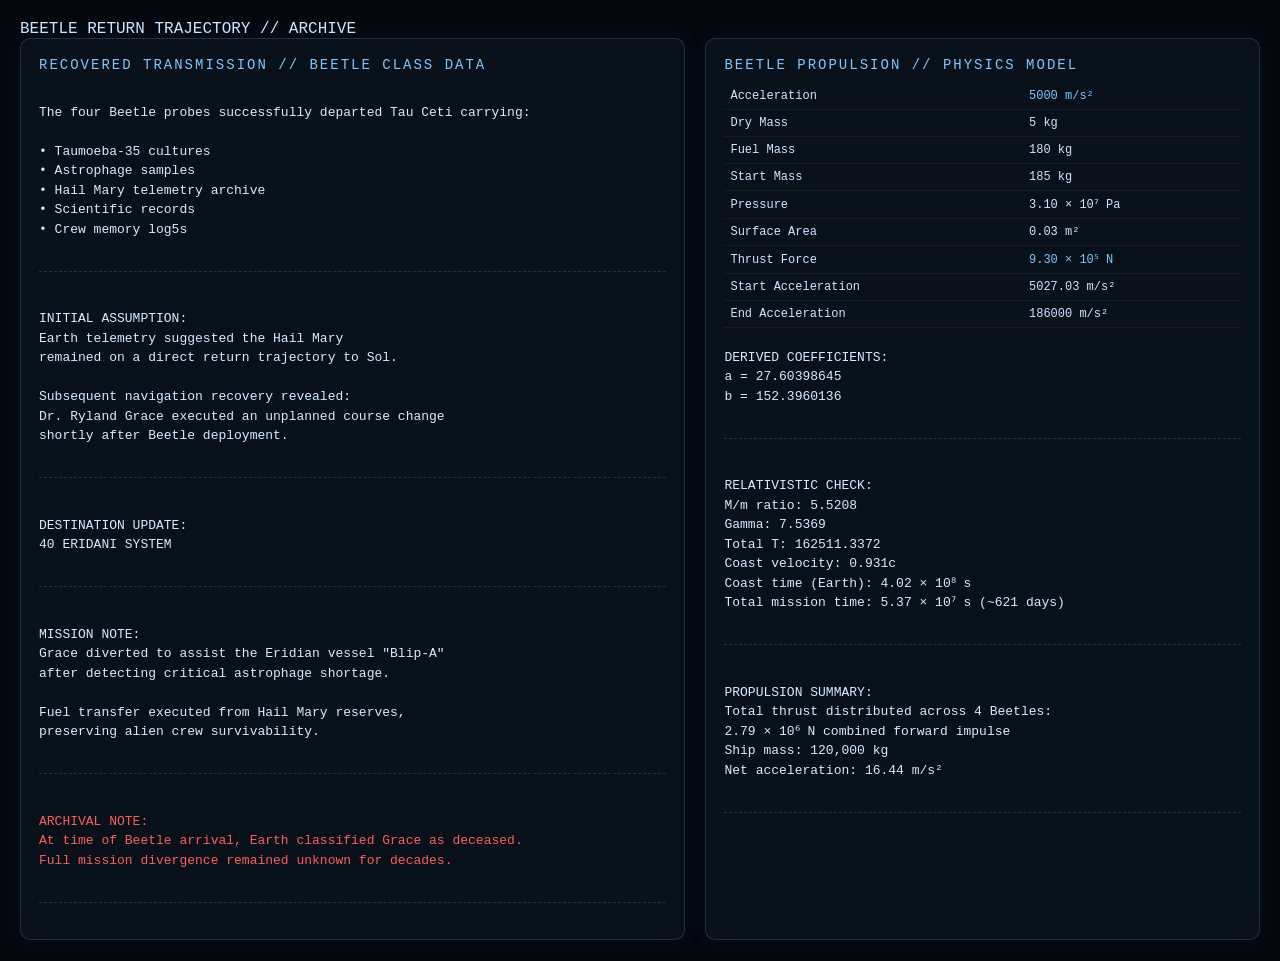
<file: beetles.html>
<!DOCTYPE html>
<html lang="en">
<head>
<meta charset="UTF-8">
<title5>BEETLE RETURN TRAJECTORY // ARCHIVE</title5>

<style>
body{
    background:#05070d;
    color:#cfe7ff;
    font-family: 'Share Tech Mono', monospace;
    margin:0;
    padding:20px;
}

.dashboard5{
    display:grid;
    grid-template-columns: 1.2fr 1fr;
    gap:20px;
}

.panel5{
    background:rgba(10,18,30,0.85);
    border:1px solid rgba(120,180,255,0.2);
    padding:18px;
    border-radius:10px;
    box-shadow:0 0 25px rgba(0,120,255,0.08);
}

.title5{
    font-size:14px;
    letter-spacing:2px;
    color:#7ec8ff;
    margin-bottom:10px;
}

.log5{
    white-space:pre-wrap;
    line-height:1.5em;
    font-size:13px;
    color:#d7ecff;
}

.section5{
    margin-bottom:18px;
    padding-bottom:12px;
    border-bottom:1px dashed rgba(120,180,255,0.2);
}

.tag5{
    color:#7ec8ff;
}

.warn5{ color:#ffcc66; }
.danger5{ color:#ff5c5c; }
.good5{ color:#66ffd1; }

.table5{
    width:100%;
    font-size:12px;
    border-collapse:collapse;
}

.table5 td{
    padding:6px;
    border-bottom:1px solid rgba(255,255,255,0.05);
}

.highlight5{
    color:#7ec8ff;
}
</style>
</head>

<body>

<div class="dashboard5">

<!-- LEFT: MISSION SUMMARY -->
<div class="panel5">

    <div class="title5">RECOVERED TRANSMISSION // BEETLE CLASS DATA</div>

    <div class="section5 log5">
The four Beetle probes successfully departed Tau Ceti carrying:

• Taumoeba-35 cultures  
• Astrophage samples  
• Hail Mary telemetry archive  
• Scientific records  
• Crew memory log5s  
    </div>

    <div class="section5 log5">
INITIAL ASSUMPTION:
Earth telemetry suggested the Hail Mary
remained on a direct return trajectory to Sol.

Subsequent navigation recovery revealed:
Dr. Ryland Grace executed an unplanned course change
shortly after Beetle deployment.
    </div>

    <div class="section5 log5 warn">
DESTINATION UPDATE:
40 ERIDANI SYSTEM
    </div>

    <div class="section5 log5">
MISSION NOTE:
Grace diverted to assist the Eridian vessel "Blip-A"
after detecting critical astrophage shortage.

Fuel transfer executed from Hail Mary reserves,
preserving alien crew survivability.
    </div>

    <div class="section5 log5 danger5">
ARCHIVAL NOTE:
At time of Beetle arrival, Earth classified Grace as deceased.
Full mission divergence remained unknown for decades.
    </div>

</div>


<!-- RIGHT: PHYSICS + ENGINEERING -->
<div class="panel5">

    <div class="title5">BEETLE PROPULSION // PHYSICS MODEL</div>

    <table class="table5">
        <tr><td>Acceleration</td><td class="highlight5">5000 m/s²</td></tr>
        <tr><td>Dry Mass</td><td>5 kg</td></tr>
        <tr><td>Fuel Mass</td><td>180 kg</td></tr>
        <tr><td>Start Mass</td><td>185 kg</td></tr>
        <tr><td>Pressure</td><td>3.10 × 10⁷ Pa</td></tr>
        <tr><td>Surface Area</td><td>0.03 m²</td></tr>
        <tr><td>Thrust Force</td><td class="highlight5">9.30 × 10⁵ N</td></tr>
        <tr><td>Start Acceleration</td><td>5027.03 m/s²</td></tr>
        <tr><td>End Acceleration</td><td>186000 m/s²</td></tr>
    </table>

    <div class="section5 log5">
DERIVED COEFFICIENTS:
a = 27.60398645  
b = 152.3960136  
    </div>

    <div class="section5 log5">
RELATIVISTIC CHECK:
M/m ratio: 5.5208  
Gamma: 7.5369  
Total T: 162511.3372  
Coast velocity: 0.931c  
Coast time (Earth): 4.02 × 10⁸ s  
Total mission time: 5.37 × 10⁷ s (~621 days)
    </div>

    <div class="section5 log5 good">
PROPULSION SUMMARY:
Total thrust distributed across 4 Beetles:
2.79 × 10⁶ N combined forward impulse
Ship mass: 120,000 kg  
Net acceleration: 16.44 m/s²
    </div>

</div>

</div>

</body>
</html>
</file>
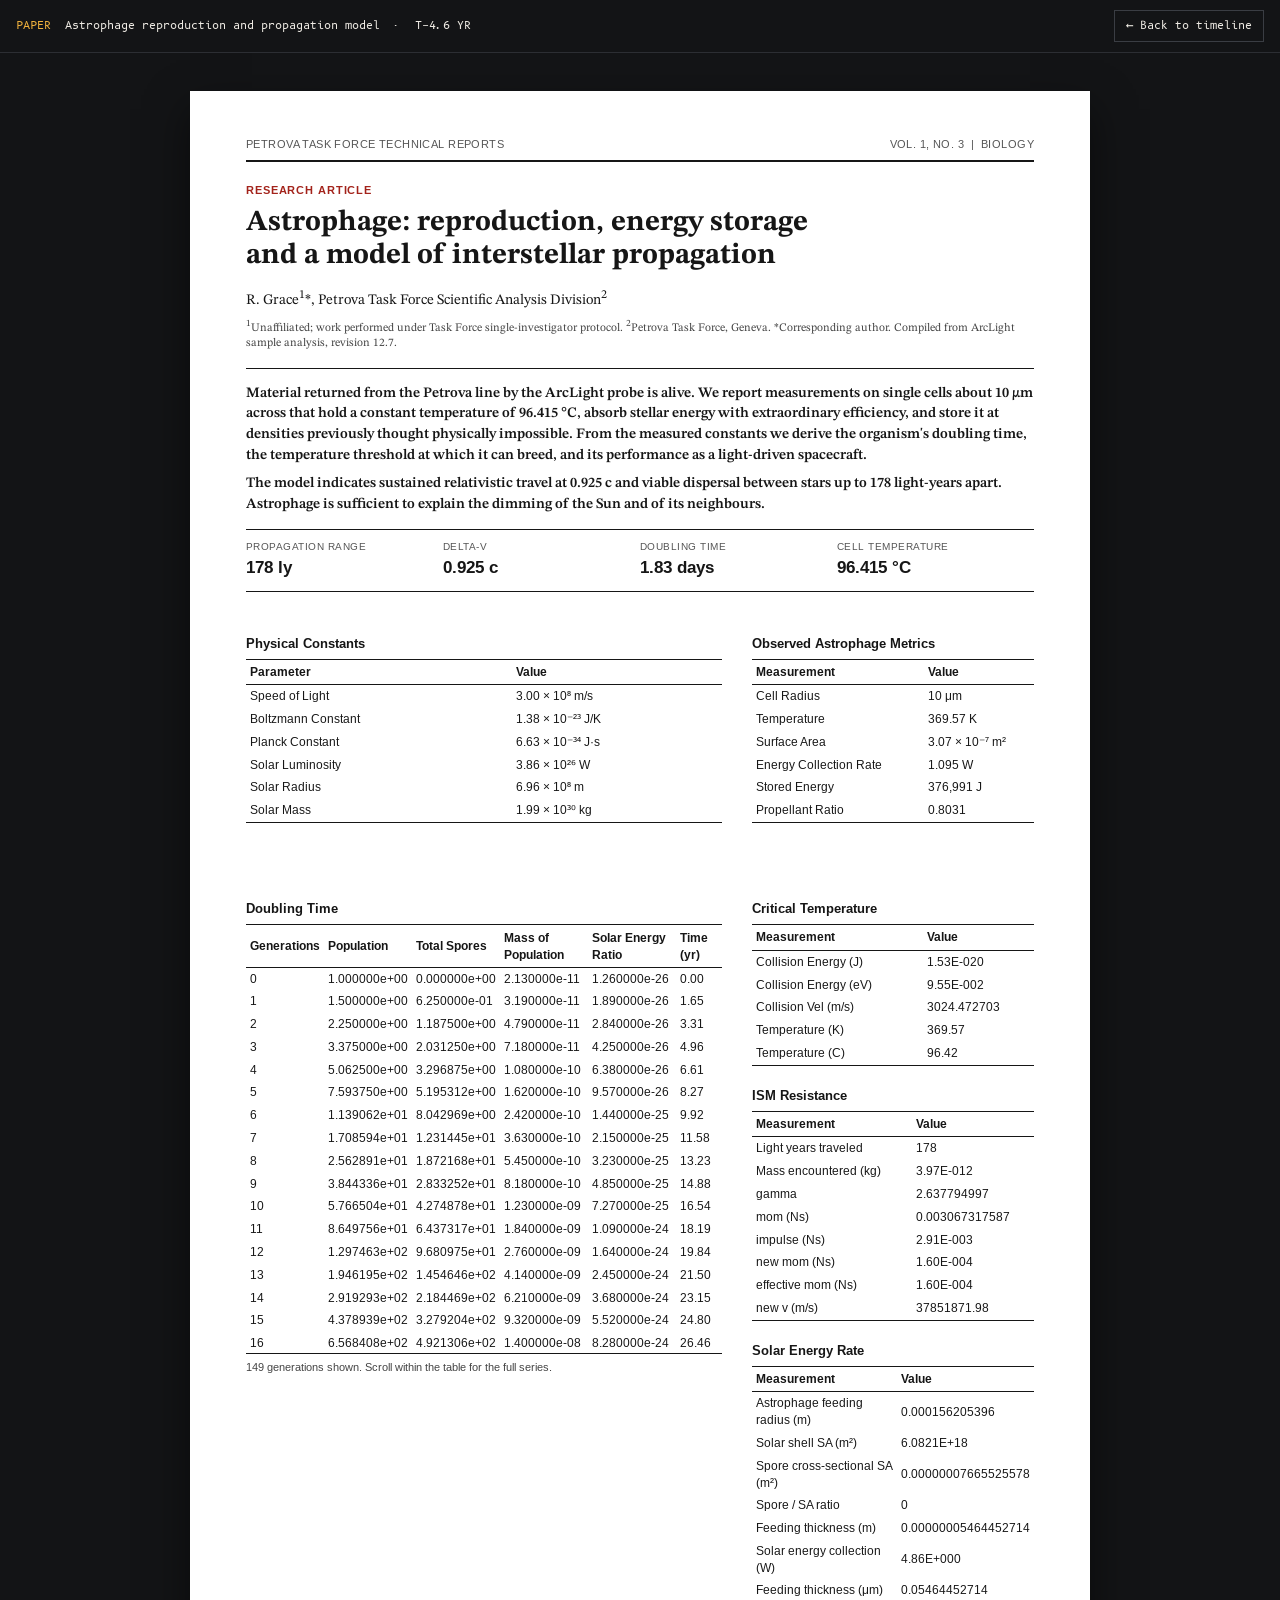
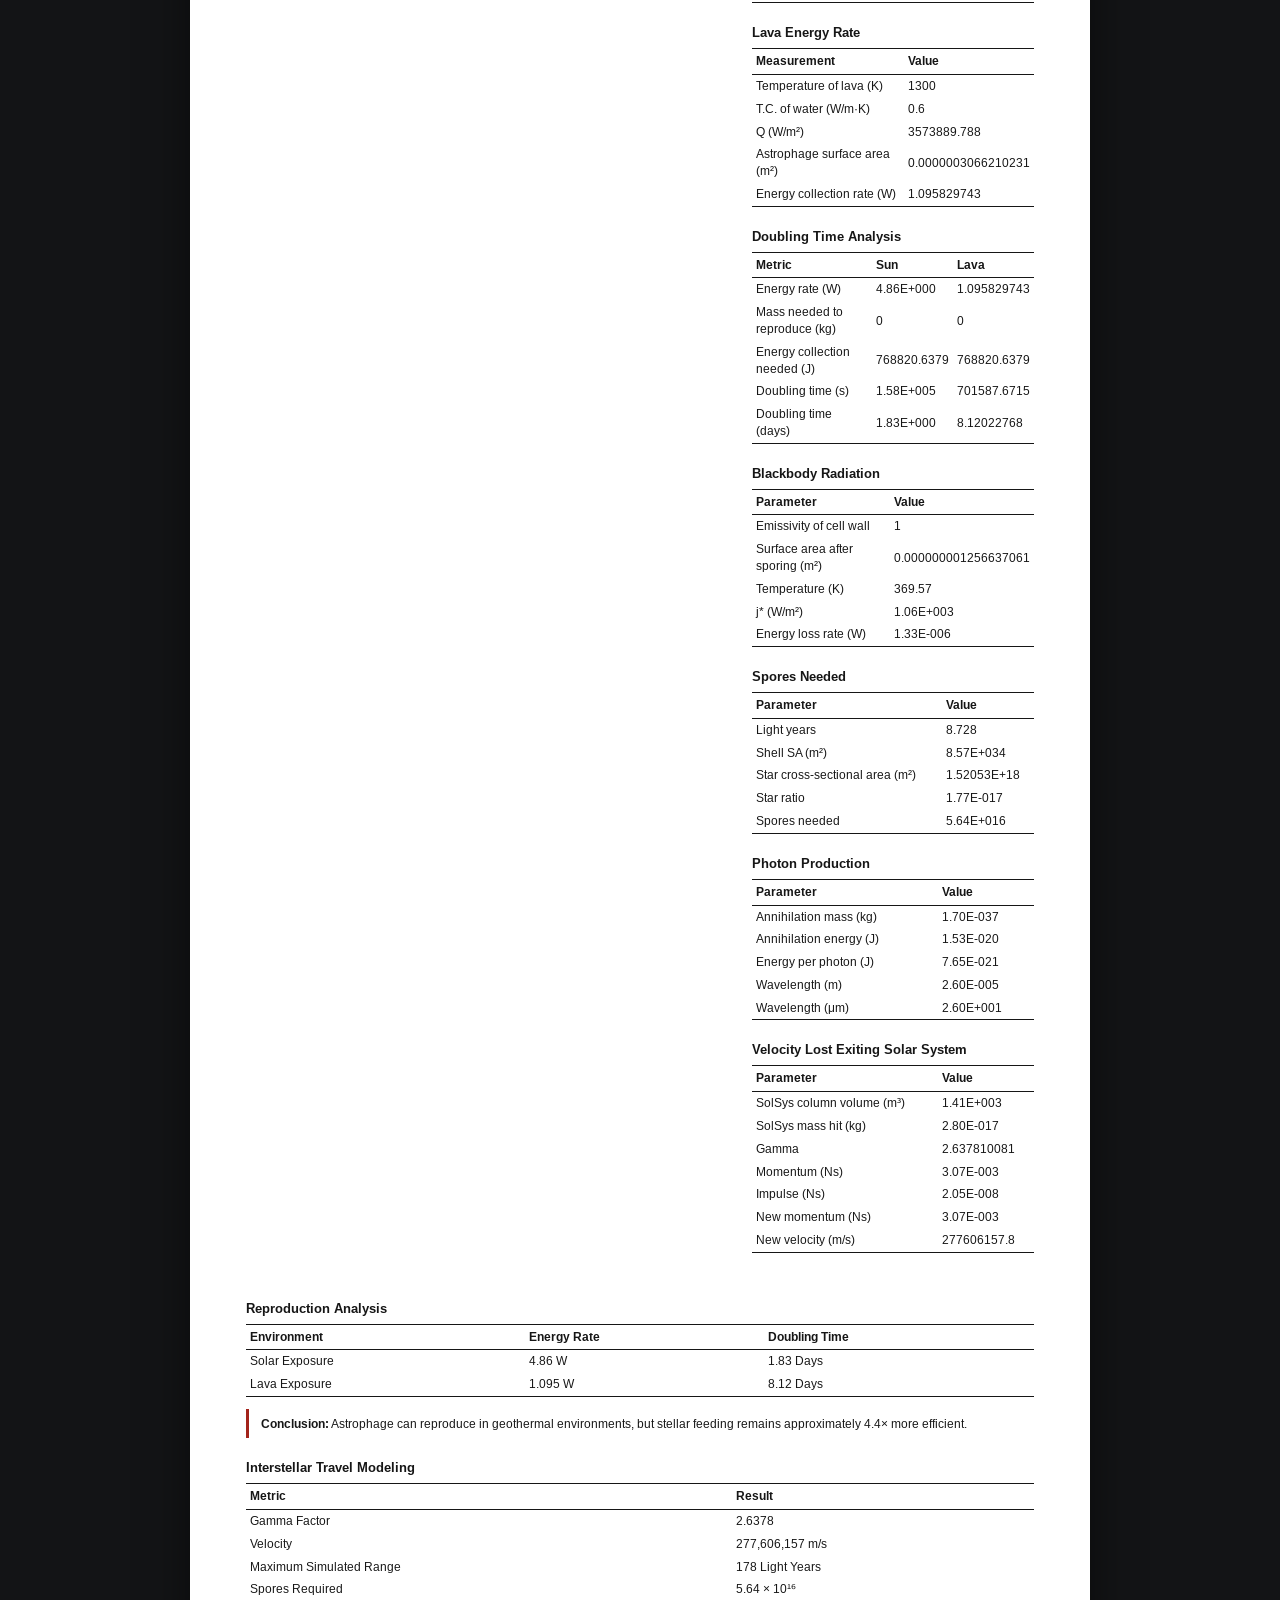
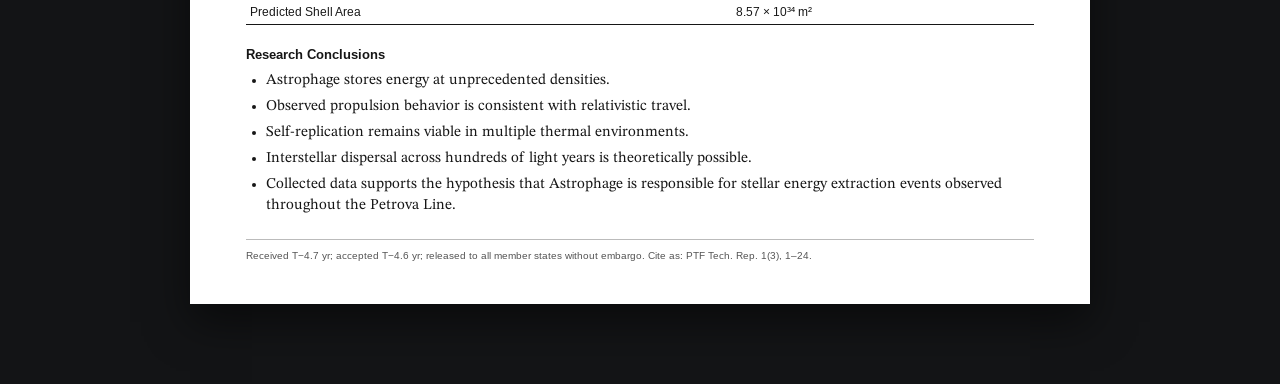
<file: report.html>
<!DOCTYPE html>
<html lang="en">
<head>
<meta charset="UTF-8">
<meta name="viewport" content="width=device-width, initial-scale=1.0">

<title>Astrophage Reproduction and Propagation Model</title>

<link rel="preconnect" href="https://fonts.googleapis.com">
<link rel="preconnect" href="https://fonts.gstatic.com" crossorigin>
<link href="https://fonts.googleapis.com/css2?family=Arimo:wght@400;700&family=B612+Mono&family=STIX+Two+Text:ital,wght@0,400;0,600;0,700;1,400&display=swap" rel="stylesheet">

<style>

/* Set as a journal paper, to match the documents opened from the timeline
   (see .paper in docs.css). Class names are unchanged from the old page. */

:root{
    --ink:#161616;
    --rule:#161616;
    --red:#a3231b;
    --f-paper:'STIX Two Text','Times New Roman',serif;
    --f-arial:'Arimo',Arial,Helvetica,sans-serif;
}

*{ box-sizing:border-box; }

body{
    margin:0;
    background:#131416;
    color:var(--ink);
    font-family:var(--f-paper);
    font-size:15px;
    line-height:1.46;
}

.topbar{
    position:sticky; top:0; z-index:5;
    display:flex; justify-content:space-between; align-items:center; gap:16px;
    padding:10px 16px;
    background:#131416; border-bottom:1px solid #2c2e33;
    font-family:'B612 Mono',Menlo,monospace; font-size:11px; color:#efebe4;
}
.topbar b{ color:#f2b33d; font-weight:400; text-transform:uppercase; margin-right:14px; }
.topbar a{ color:#efebe4; text-decoration:none; border:1px solid #3a3d43; padding:7px 11px; white-space:nowrap; }
.topbar a:hover{ background:#efebe4; color:#131416; }

.report{
    width:min(900px, calc(100% - 24px));
    margin:38px auto 80px;
    padding:46px 56px 40px;
    background:#fff;
    box-shadow:0 18px 40px rgba(0,0,0,.5);
}

.run{ display:flex; justify-content:space-between; gap:16px; font-family:var(--f-arial); font-size:10.5px; letter-spacing:.04em; text-transform:uppercase; color:#555; padding-bottom:8px; border-bottom:2px solid var(--rule); }
.kind{ font-family:var(--f-arial); font-size:11px; font-weight:700; letter-spacing:.08em; text-transform:uppercase; color:var(--red); margin:20px 0 8px; }

h1{ margin:0 0 14px; font-size:29px; line-height:1.14; font-weight:700; text-wrap:balance; }
.auth{ font-size:14.5px; margin-bottom:6px; }
.aff{ font-size:11.5px; line-height:1.4; color:#444; margin-bottom:16px; }
.abs{ font-size:14.4px; font-weight:600; line-height:1.44; padding:14px 0; border-top:1px solid var(--rule); border-bottom:1px solid var(--rule); }
.abs p{ margin:0 0 8px; } .abs p:last-child{ margin:0; }

.summary-grid{ display:grid; grid-template-columns:repeat(4,1fr); margin:0 0 22px; border-bottom:1px solid var(--rule); font-family:var(--f-arial); }
.stat-card{ padding:10px 10px 10px 0; }
.stat-label{ font-size:9.5px; letter-spacing:.05em; text-transform:uppercase; color:#555; }
.stat-value{ font-size:17px; font-weight:700; margin-top:2px; font-variant-numeric:tabular-nums; }

.section{ margin:0 0 20px; }
.section h2{ font-family:var(--f-arial); font-size:13px; font-weight:700; margin:20px 0 6px; }
.section p{ margin:0 0 8px; text-align:justify; hyphens:auto; }
.section ul{ margin:4px 0 8px 1.3em; padding:0; }
.section li{ margin-bottom:4px; }
.section br{ display:none; }

.columns{ display:grid; grid-template-columns:1fr 1fr; gap:30px; }

.data-table{ width:100%; border-collapse:collapse; font-family:var(--f-arial); font-size:11.5px; margin-bottom:6px; }
.data-table th{ text-align:left; font-weight:700; padding:4px; border-top:1.5px solid var(--rule); border-bottom:1px solid var(--rule); background:#fff; }
.data-table td{ padding:3px 4px; }
.data-table tr:last-child td{ border-bottom:1.5px solid var(--rule); }
.value{ font-variant-numeric:tabular-nums; }

.scroll{ max-height:430px; overflow:auto; border-bottom:1.5px solid var(--rule); }
.scroll .data-table th{ position:sticky; top:0; }
.scroll .data-table tr:last-child td{ border-bottom:0; }
.tnote{ font-family:var(--f-arial); font-size:10.8px; color:#444; margin-top:6px; }

.highlight{ font-family:var(--f-arial); font-size:12px; line-height:1.45; border-left:3px solid var(--red); padding:6px 0 6px 12px; margin:12px 0; }

.footer{ font-family:var(--f-arial); font-size:10.2px; line-height:1.5; color:#555; margin-top:22px; padding-top:8px; border-top:1px solid #bbb; }

@media(max-width:760px){
    .report{ padding:24px 18px; margin-top:14px; }
    .columns{ grid-template-columns:1fr; }
    .summary-grid{ grid-template-columns:1fr 1fr; }
    h1{ font-size:23px; }
}

@media print{
    body{ background:#fff; } .topbar{ display:none; }
    .report{ box-shadow:none; margin:0; width:100%; } .scroll{ max-height:none; overflow:visible; }
}

</style>
</head>
<body>

<div class="topbar">
    <span><b>Paper</b>Astrophage reproduction and propagation model &nbsp;·&nbsp; T−4.6 YR</span>
    <a href="index.html#astrophage">← Back to timeline</a>
</div>

<div class="report">

<div class="run"><span>Petrova Task Force Technical Reports</span><span>Vol. 1, No. 3 &nbsp;|&nbsp; Biology</span></div>
<div class="kind">Research Article</div>

<h1>Astrophage: reproduction, energy storage and a model of interstellar propagation</h1>

<div class="auth">R. Grace<sup>1</sup>*, Petrova Task Force Scientific Analysis Division<sup>2</sup></div>
<div class="aff"><sup>1</sup>Unaffiliated; work performed under Task Force single-investigator protocol. <sup>2</sup>Petrova Task Force, Geneva. *Corresponding author. Compiled from ArcLight sample analysis, revision 12.7.</div>

<div class="abs">
<p>
Material returned from the Petrova line by the ArcLight probe is alive. We report measurements on
single cells about 10 µm across that hold a constant temperature of 96.415 °C, absorb stellar
energy with extraordinary efficiency, and store it at densities previously thought physically
impossible. From the measured constants we derive the organism's doubling time, the temperature
threshold at which it can breed, and its performance as a light-driven spacecraft.
</p>
<p>
The model indicates sustained relativistic travel at 0.925 c and viable dispersal between stars
up to 178 light-years apart. Astrophage is sufficient to explain the dimming of the Sun and of
its neighbours.
</p>
</div>

<div class="summary-grid">
<div class="stat-card"><div class="stat-label">Propagation range</div><div class="stat-value">178 ly</div></div>
<div class="stat-card"><div class="stat-label">Delta-v</div><div class="stat-value">0.925 c</div></div>
<div class="stat-card"><div class="stat-label">Doubling time</div><div class="stat-value">1.83 days</div></div>
<div class="stat-card"><div class="stat-label">Cell temperature</div><div class="stat-value">96.415 °C</div></div>
</div>

<div class="columns">

<div class="section">

<h2>Physical Constants</h2>

<table class="data-table">

<tr>
<th>Parameter</th>
<th>Value</th>
</tr>

<tr>
<td>Speed of Light</td>
<td class="value">3.00 × 10⁸ m/s</td>
</tr>

<tr>
<td>Boltzmann Constant</td>
<td class="value">1.38 × 10⁻²³ J/K</td>
</tr>

<tr>
<td>Planck Constant</td>
<td class="value">6.63 × 10⁻³⁴ J·s</td>
</tr>

<tr>
<td>Solar Luminosity</td>
<td class="value">3.86 × 10²⁶ W</td>
</tr>

<tr>
<td>Solar Radius</td>
<td class="value">6.96 × 10⁸ m</td>
</tr>

<tr>
<td>Solar Mass</td>
<td class="value">1.99 × 10³⁰ kg</td>
</tr>

</table>

</div>

<div class="section">

<h2>Observed Astrophage Metrics</h2>

<table class="data-table">

<tr>
<th>Measurement</th>
<th>Value</th>
</tr>

<tr>
<td>Cell Radius</td>
<td class="value">10 μm</td>
</tr>

<tr>
<td>Temperature</td>
<td class="value">369.57 K</td>
</tr>

<tr>
<td>Surface Area</td>
<td class="value">3.07 × 10⁻⁷ m²</td>
</tr>

<tr>
<td>Energy Collection Rate</td>
<td class="value">1.095 W</td>
</tr>

<tr>
<td>Stored Energy</td>
<td class="value">376,991 J</td>
</tr>

<tr>
<td>Propellant Ratio</td>
<td class="value">0.8031</td>
</tr>

</table>

</div>

<div class="section">

<h2>Doubling Time</h2>

<div class="scroll">
<table class="data-table">

    <tr>
      <th>Generations</th>
      <th>Population</th>
      <th>Total Spores</th>
      <th>Mass of Population</th>
      <th>Solar Energy Ratio</th>
      <th>Time (yr)</th>
    </tr>
    <tr>
      <td>0</td>
      <td class="value">1.000000e+00</td>
      <td class="value">0.000000e+00</td>
      <td class="value">2.130000e-11</td>
      <td class="value">1.260000e-26</td>
      <td class="value">0.00</td>
    </tr>
    <tr>
      <td class="value">1</td>
      <td class="value">1.500000e+00</td>
      <td class="value">6.250000e-01</td>
      <td class="value">3.190000e-11</td>
      <td class="value">1.890000e-26</td>
      <td class="value">1.65</td>
    </tr>
    <tr>
      <td class="value">2</td>
      <td class="value">2.250000e+00</td>
      <td class="value">1.187500e+00</td>
      <td class="value">4.790000e-11</td>
      <td class="value">2.840000e-26</td>
      <td class="value">3.31</td>
    </tr>
    <tr>
      <td class="value">3</td>
      <td class="value">3.375000e+00</td>
      <td class="value">2.031250e+00</td>
      <td class="value">7.180000e-11</td>
      <td class="value">4.250000e-26</td>
      <td class="value">4.96</td>
    </tr>
    <tr>
      <td class="value">4</td>
      <td class="value">5.062500e+00</td>
      <td class="value">3.296875e+00</td>
      <td class="value">1.080000e-10</td>
      <td class="value">6.380000e-26</td>
      <td class="value">6.61</td>
    </tr>
    <tr>
      <td class="value">5</td>
      <td class="value">7.593750e+00</td>
      <td class="value">5.195312e+00</td>
      <td class="value">1.620000e-10</td>
      <td class="value">9.570000e-26</td>
      <td class="value">8.27</td>
    </tr>
    <tr>
      <td class="value">6</td>
      <td class="value">1.139062e+01</td>
      <td class="value">8.042969e+00</td>
      <td class="value">2.420000e-10</td>
      <td class="value">1.440000e-25</td>
      <td class="value">9.92</td>
    </tr>
    <tr>
      <td class="value">7</td>
      <td class="value">1.708594e+01</td>
      <td class="value">1.231445e+01</td>
      <td class="value">3.630000e-10</td>
      <td class="value">2.150000e-25</td>
      <td class="value">11.58</td>
    </tr>
    <tr>
      <td class="value">8</td>
      <td class="value">2.562891e+01</td>
      <td class="value">1.872168e+01</td>
      <td class="value">5.450000e-10</td>
      <td class="value">3.230000e-25</td>
      <td class="value">13.23</td>
    </tr>
    <tr>
      <td class="value">9</td>
      <td class="value">3.844336e+01</td>
      <td class="value">2.833252e+01</td>
      <td class="value">8.180000e-10</td>
      <td class="value">4.850000e-25</td>
      <td class="value">14.88</td>
    </tr>
    <tr>
      <td class="value">10</td>
      <td class="value">5.766504e+01</td>
      <td class="value">4.274878e+01</td>
      <td class="value">1.230000e-09</td>
      <td class="value">7.270000e-25</td>
      <td class="value">16.54</td>
    </tr>
    <tr>
      <td class="value">11</td>
      <td class="value">8.649756e+01</td>
      <td class="value">6.437317e+01</td>
      <td class="value">1.840000e-09</td>
      <td class="value">1.090000e-24</td>
      <td class="value">18.19</td>
    </tr>
    <tr>
      <td class="value">12</td>
      <td class="value">1.297463e+02</td>
      <td class="value">9.680975e+01</td>
      <td class="value">2.760000e-09</td>
      <td class="value" >1.640000e-24</td>
      <td class="value">19.84</td>
    </tr>
    <tr>
      <td class="value">13</td>
      <td class="value">1.946195e+02</td>
      <td class="value">1.454646e+02</td>
      <td class="value">4.140000e-09</td>
      <td class="value">2.450000e-24</td>
      <td class="value">21.50</td>
    </tr>
    <tr>
      <td class="value">14</td>
      <td class="value">2.919293e+02</td>
      <td class="value">2.184469e+02</td>
      <td class="value">6.210000e-09</td>
      <td class="value">3.680000e-24</td>
      <td class="value">23.15</td>
    </tr>
    <tr>
      <td class="value">15</td>
      <td class="value">4.378939e+02</td>
      <td class="value">3.279204e+02</td>
      <td class="value">9.320000e-09</td>
      <td class="value">5.520000e-24</td>
      <td class="value">24.80</td>
    </tr>
    <tr>
      <td class="value">16</td>
      <td class="value">6.568408e+02</td>
      <td class="value">4.921306e+02</td>
      <td class="value">1.400000e-08</td>
      <td class="value">8.280000e-24</td>
      <td class="value">26.46</td>
    </tr>
    <tr>
      <td class="value">17</td>
      <td class="value">9.852613e+02</td>
      <td class="value">7.384459e+02</td>
      <td class="value">2.100000e-08</td>
      <td class="value">1.240000e-23</td>
      <td class="value">28.11</td>
    </tr>
    <tr>
      <td class="value">18</td>
      <td class="value">1.477892e+03</td>
      <td class="value">1.107919e+03</td>
      <td class="value">3.140000e-08</td>
      <td class="value">1.860000e-23</td>
      <td class="value">29.77</td>
    </tr>
    <tr>
      <td class="value">19</td>
      <td class="value">2.216838e+03</td>
      <td class="value">1.662128e+03</td>
      <td class="value">4.720000e-08</td>
      <td class="value">2.790000e-23</td>
      <td class="value">31.42</td>
    </tr>
    <tr>
      <td class="value">20</td>
      <td class="value">3.325257e+03</td>
      <td class="value">2.493443e+03</td>
      <td class="value">7.070000e-08</td>
      <td class="value">4.190000e-23</td>
      <td class="value">33.07</td>
    </tr>
    <tr>
      <td class="value">21</td>
      <td class="value">4.987885e+03</td>
      <td class="value">3.740414e+03</td>
      <td class="value">1.060000e-07</td>
      <td class="value">6.290000e-23</td>
      <td class="value">34.73</td>
    </tr>
    <tr>
      <td class="value">22</td>
      <td class="value">7.481828e+03</td>
      <td class="value">5.610871e+03</td>
      <td class="value">1.590000e-07</td>
      <td class="value">9.430000e-23</td>
      <td class="value">36.38</td>
    </tr>
    <tr>
      <td class="value">23</td>
      <td class="value">1.122274e+04</td>
      <td class="value">8.416556e+03</td>
      <td class="value">2.390000e-07</td>
      <td class="value">1.410000e-22</td>
      <td class="value">38.03</td>
    </tr>
    <tr>
      <td class="value">24</td>
      <td class="value">1.683411e+04</td>
      <td class="value">1.262508e+04</td>
      <td class="value">3.580000e-07</td>
      <td class="value">2.120000e-22</td>
      <td class="value">39.69</td>
    </tr>
    <tr>
      <td class="value">25</td>
      <td class="value">2.525117e+04</td>
      <td class="value">1.893788e+04</td>
      <td class="value">5.370000e-07</td>
      <td class="value">3.180000e-22</td>
      <td class="value">41.34</td>
    </tr>
    <tr>
      <td class="value">26</td>
      <td class="value">3.787675e+04</td>
      <td class="value">2.840706e+04</td>
      <td class="value">8.060000e-07</td>
      <td class="value">4.770000e-22</td>
      <td class="value">43.00</td>
    </tr>
    <tr>
      <td class="value">27</td>
      <td class="value">5.681513e+04</td>
      <td class="value">4.261085e+04</td>
      <td class="value">1.210000e-06</td>
      <td class="value">7.160000e-22</td>
      <td class="value">44.65</td>
    </tr>
    <tr>
      <td class="value">28</td>
      <td class="value">8.522269e+04</td>
      <td class="value">6.391652e+04</td>
      <td class="value">1.810000e-06</td>
      <td class="value">1.070000e-21</td>
      <td class="value">46.30</td>
    </tr>
    <tr>
      <td class="value">29</td>
      <td class="value">1.278340e+05</td>
      <td class="value">9.587503e+04</td>
      <td class="value">2.720000e-06</td>
      <td class="value">1.610000e-21</td>
      <td class="value">47.96</td>
    </tr>
    <tr>
      <td class="value">30</td>
      <td class="value">1.917511e+05</td>
      <td class="value">1.438128e+05</td>
      <td class="value">4.080000e-06</td>
      <td class="value">2.420000e-21</td>
      <td class="value">49.61</td>
    </tr>
    <tr>
      <td class="value">31</td>
      <td class="value">2.876266e+05</td>
      <td class="value">2.157194e+05</td>
      <td class="value">6.120000e-06</td>
      <td class="value">3.630000e-21</td>
      <td class="value">51.26</td>
    </tr>
    <tr>
      <td class="value">32</td>
      <td class="value">4.314399e+05</td>
      <td class="value">3.235794e+05</td>
      <td class="value">9.180000e-06</td>
      <td class="value">5.440000e-21</td>
      <td class="value">52.92</td>
    </tr>
    <tr>
      <td class="value">33</td>
      <td class="value">6.471598e+05</td>
      <td class="value">4.853694e+05</td>
      <td class="value">1.380000e-05</td>
      <td class="value">8.160000e-21</td>
      <td class="value">54.57</td>
    </tr>
    <tr>
      <td class="value">34</td>
      <td class="value">9.707397e+05</td>
      <td class="value">7.280543e+05</td>
      <td class="value">2.070000e-05</td>
      <td class="value">1.220000e-20</td>
      <td class="value">56.22</td>
    </tr>
    <tr>
      <td class="value">35</td>
      <td class="value">1.456110e+06</td>
      <td class="value">1.092082e+06</td>
      <td class="value">3.100000e-05</td>
      <td class="value">1.840000e-20</td>
      <td class="value">57.88</td>
    </tr>
    <tr>
      <td class="value">36</td>
      <td class="value">2.184164e+06</td>
      <td class="value">1.638123e+06</td>
      <td class="value">4.650000e-05</td>
      <td class="value">2.750000e-20</td>
      <td class="value">59.53</td>
    </tr>
    <tr>
      <td class="value">37</td>
      <td class="value">3.276247e+06</td>
      <td class="value">2.457184e+06</td>
      <td class="value">6.970000e-05</td>
      <td class="value">4.130000e-20</td>
      <td class="value">61.19</td>
    </tr>
    <tr>
      <td class="value">38</td>
      <td class="value">4.914370e+06</td>
      <td class="value">3.685777e+06</td>
      <td class="value">1.050000e-04</td>
      <td class="value">6.190000e-20</td>
      <td class="value">62.84</td>
    </tr>
    <tr>
      <td class="value">39</td>
      <td class="value">7.371555e+06</td>
      <td class="value">5.528666e+06</td>
      <td class="value">1.570000e-04</td>
      <td class="value">9.290000e-20</td>
      <td class="value">64.49</td>
    </tr>
    <tr>
      <td class="value">40</td>
      <td class="value">1.105733e+07</td>
      <td class="value">8.292999e+06</td>
      <td class="value">2.350000e-04</td>
      <td class="value">1.390000e-19</td>
      <td class="value">66.15</td>
    </tr>
    <tr>
      <td class="value">41</td>
      <td class="value">1.658600e+07</td>
      <td class="value">1.243950e+07</td>
      <td class="value">3.530000e-04</td>
      <td class="value">2.090000e-19</td>
      <td class="value">67.80</td>
    </tr>
    <tr>
      <td class="value">42</td>
      <td class="value">2.487900e+07</td>
      <td class="value">1.865925e+07</td>
      <td class="value">5.290000e-04</td>
      <td class="value">3.140000e-19</td>
      <td class="value">69.45</td>
    </tr>
    <tr>
      <td class="value">43</td>
      <td class="value">3.731850e+07</td>
      <td class="value">2.798887e+07</td>
      <td class="value">7.940000e-04</td>
      <td class="value">4.700000e-19</td>
      <td class="value">71.11</td>
    </tr>
    <tr>
      <td class="value">44</td>
      <td class="value">5.597774e+07</td>
      <td class="value">4.198331e+07</td>
      <td class="value">1.190000e-03</td>
      <td class="value">7.060000e-19</td>
      <td class="value">72.76</td>
    </tr>
    <tr>
      <td class="value">45</td>
      <td class="value">8.396662e+07</td>
      <td class="value">6.297496e+07</td>
      <td class="value">1.790000e-03</td>
      <td class="value">1.060000e-18</td>
      <td class="value">74.41</td>
    </tr>
    <tr>
      <td class="value">46</td>
      <td class="value">1.259499e+08</td>
      <td class="value">9.446244e+07</td>
      <td class="value">2.680000e-03</td>
      <td class="value">1.590000e-18</td>
      <td class="value">76.07</td>
    </tr>
    <tr>
      <td class="value">47</td>
      <td class="value">1.889249e+08</td>
      <td class="value">1.416937e+08</td>
      <td class="value">4.020000e-03</td>
      <td class="value">2.380000e-18</td>
      <td class="value">77.72</td>
    </tr>
    <tr>
      <td class="value">48</td>
      <td class="value">2.833873e+08</td>
      <td class="value">2.125405e+08</td>
      <td class="value">6.030000e-03</td>
      <td class="value">3.570000e-18</td>
      <td class="value">79.38</td>
    </tr>
    <tr>
      <td class="value">49</td>
      <td class="value">4.250810e+08</td>
      <td class="value">3.188107e+08</td>
      <td class="value">9.040000e-03</td>
      <td class="value">5.360000e-18</td>
      <td class="value">81.03</td>
    </tr>
    <tr>
      <td class="value">50</td>
      <td class="value">6.376215e+08</td>
      <td class="value">4.782161e+08</td>
      <td class="value">1.360000e-02</td>
      <td class="value">8.040000e-18</td>
      <td class="value">82.68</td>
    </tr>
    <tr>
      <td class="value">51</td>
      <td class="value">9.564323e+08</td>
      <td class="value">7.173242e+08</td>
      <td class="value">2.030000e-02</td>
      <td class="value">1.210000e-17</td>
      <td class="value">84.34</td>
    </tr>
    <tr>
      <td class="value">52</td>
      <td class="value">1.434648e+09</td>
      <td class="value">1.075986e+09</td>
      <td class="value">3.050000e-02</td>
      <td class="value">1.810000e-17</td>
      <td class="value">85.99</td>
    </tr>
    <tr>
      <td class="value">53</td>
      <td class="value">2.151973e+09</td>
      <td class="value">1.613979e+09</td>
      <td class="value">4.580000e-02</td>
      <td class="value">2.710000e-17</td>
      <td class="value">87.64</td>
    </tr>
    <tr>
      <td class="value">54</td>
      <td class="value">3.227959e+09</td>
      <td class="value">2.420969e+09</td>
      <td class="value">6.870000e-02</td>
      <td class="value">4.070000e-17</td>
      <td class="value">89.30</td>
    </tr>
    <tr>
      <td class="value">55</td>
      <td class="value">4.841938e+09</td>
      <td class="value">3.631454e+09</td>
      <td class="value">1.030000e-01</td>
      <td class="value">6.100000e-17</td>
      <td class="value">90.95</td>
    </tr>
    <tr>
      <td class="value">56</td>
      <td class="value">7.262907e+09</td>
      <td class="value">5.447181e+09</td>
      <td class="value">1.550000e-01</td>
      <td class="value">9.150000e-17</td>
      <td class="value">92.61</td>
    </tr>
    <tr>
      <td class="value">57</td>
      <td class="value">1.089436e+10</td>
      <td class="value">8.170771e+09</td>
      <td class="value">2.320000e-01</td>
      <td class="value">1.370000e-16</td>
      <td class="value">94.26</td>
    </tr>
    <tr>
      <td class="value">58</td>
      <td class="value">1.634154e+10</td>
      <td class="value">1.225616e+10</td>
      <td class="value">3.480000e-01</td>
      <td class="value">2.060000e-16</td>
      <td class="value">95.91</td>
    </tr>
    <tr>
      <td class="value">59</td>
      <td class="value">2.451231e+10</td>
      <td class="value">1.838423e+10</td>
      <td class="value">5.210000e-01</td>
      <td class="value">3.090000e-16</td>
      <td class="value">97.57</td>
    </tr>
    <tr>
      <td class="value">60</td>
      <td class="value">3.676847e+10</td>
      <td class="value">2.757635e+10</td>
      <td class="value">7.820000e-01</td>
      <td class="value">4.630000e-16</td>
      <td class="value">99.22</td>
    </tr>
    <tr>
      <td class="value">61</td>
      <td class="value">5.515270e+10</td>
      <td class="value">4.136453e+10</td>
      <td class="value">1.170000e+00</td>
      <td class="value">6.950000e-16</td>
      <td class="value">100.87</td>
    </tr>
    <tr>
      <td class="value">62</td>
      <td class="value">8.272905e+10</td>
      <td class="value">6.204679e+10</td>
      <td class="value">1.760000e+00</td>
      <td class="value">1.040000e-15</td>
      <td class="value">102.53</td>
    </tr>
    <tr>
      <td class="value">63</td>
      <td class="value">1.240936e+11</td>
      <td class="value">9.307019e+10</td>
      <td class="value">2.640000e+00</td>
      <td class="value">1.560000e-15</td>
      <td class="value">104.18</td>
    </tr>
    <tr>
      <td class="value">64</td>
      <td class="value">1.861404e+11</td>
      <td class="value">1.396053e+11</td>
      <td class="value">3.960000e+00</td>
      <td class="value">2.350000e-15</td>
      <td class="value">105.83</td>
    </tr>
    <tr>
      <td class="value">65</td>
      <td class="value">2.792106e+11</td>
      <td class="value">2.094079e+11</td>
      <td class="value">5.940000e+00</td>
      <td class="value">3.520000e-15</td>
      <td class="value">107.49</td>
    </tr>
    <tr>
      <td class="value">66</td>
      <td class="value">4.188158e+11</td>
      <td class="value">3.141119e+11</td>
      <td class="value">8.910000e+00</td>
      <td class="value">5.280000e-15</td>
      <td class="value">109.14</td>
    </tr>
    <tr>
      <td class="value">67</td>
      <td class="value">6.282238e+11</td>
      <td class="value">4.711678e+11</td>
      <td class="value">1.340000e+01</td>
      <td class="value">7.920000e-15</td>
      <td class="value">110.80</td>
    </tr>
    <tr>
      <td class="value">68</td>
      <td class="value">9.423356e+11</td>
      <td class="value">7.067517e+11</td>
      <td class="value">2.000000e+01</td>
      <td class="value">1.190000e-14</td>
      <td class="value">112.45</td>
    </tr>
    <tr>
      <td class="value">69</td>
      <td class="value">1.413503e+12</td>
      <td class="value">1.060128e+12</td>
      <td class="value">3.010000e+01</td>
      <td class="value">1.780000e-14</td>
      <td class="value">114.10</td>
    </tr>
    <tr>
      <td class="value">70</td>
      <td class="value">2.120255e+12</td>
      <td class="value">1.590191e+12</td>
      <td class="value">4.510000e+01</td>
      <td class="value">2.670000e-14</td>
      <td class="value">115.76</td>
    </tr>
    <tr>
      <td class="value">71</td>
      <td class="value">3.180383e+12</td>
      <td class="value">2.385287e+12</td>
      <td class="value">6.770000e+01</td>
      <td class="value">4.010000e-14</td>
      <td class="value">117.41</td>
    </tr>
    <tr>
      <td class="value">72</td>
      <td class="value">4.770574e+12</td>
      <td class="value">3.577931e+12</td>
      <td class="value">1.010000e+02</td>
      <td class="value">6.010000e-14</td>
      <td class="value">119.06</td>
    </tr>
    <tr>
      <td class="value">73</td>
      <td class="value">7.155861e+12</td>
      <td class="value">5.366896e+12</td>
      <td class="value">1.520000e+02</td>
      <td class="value">9.020000e-14</td>
      <td class="value">120.72</td>
    </tr>
    <tr>
      <td class="value">74</td>
      <td class="value">1.073379e+13</td>
      <td class="value">8.050344e+12</td>
      <td class="value">2.280000e+02</td>
      <td class="value">1.350000e-13</td>
      <td class="value">122.37</td>
    </tr>
    <tr>
      <td class="value">75</td>
      <td class="value">1.610069e+13</td>
      <td class="value">1.207552e+13</td>
      <td class="value">3.430000e+02</td>
      <td class="value">2.030000e-13</td>
      <td class="value">124.02</td>
    </tr>
    <tr>
      <td class="value">76</td>
      <td class="value">2.415103e+13</td>
      <td class="value">1.811327e+13</td>
      <td class="value">5.140000e+02</td>
      <td class="value">3.040000e-13</td>
      <td class="value">125.68</td>
    </tr>
    <tr>
      <td class="value">77</td>
      <td class="value">3.622655e+13</td>
      <td class="value">2.716991e+13</td>
      <td class="value">7.710000e+02</td>
      <td class="value">4.570000e-13</td>
      <td class="value">127.33</td>
    </tr>
    <tr>
      <td class="value">78</td>
      <td class="value">5.433982e+13</td>
      <td class="value">4.075487e+13</td>
      <td class="value">1.160000e+03</td>
      <td class="value">6.850000e-13</td>
      <td class="value">128.99</td>
    </tr>
    <tr>
      <td class="value">79</td>
      <td class="value">8.150973e+13</td>
      <td class="value">6.113230e+13</td>
      <td class="value">1.730000e+03</td>
      <td class="value">1.030000e-12</td>
      <td class="value">130.64</td>
    </tr>
    <tr>
      <td class="value">80</td>
      <td class="value">1.222646e+14</td>
      <td class="value">9.169845e+13</td>
      <td class="value">2.600000e+03</td>
      <td class="value">1.540000e-12</td>
      <td class="value">132.29</td>
    </tr>
    <tr>
      <td class="value">81</td>
      <td class="value">1.833969e+14</td>
      <td class="value">1.375477e+14</td>
      <td class="value">3.900000e+03</td>
      <td class="value">2.310000e-12</td>
      <td class="value">133.95</td>
    </tr>
    <tr>
      <td class="value">82</td>
      <td class="value">2.750953e+14</td>
      <td class="value">2.063215e+14</td>
      <td class="value">5.850000e+03</td>
      <td class="value">3.470000e-12</td>
      <td class="value">135.60</td>
    </tr>
    <tr>
      <td class="value">83</td>
      <td class="value">4.126430e+14</td>
      <td class="value">3.094823e+14</td>
      <td class="value">8.780000e+03</td>
      <td class="value">5.200000e-12</td>
      <td class="value">137.25</td>
    </tr>
    <tr>
      <td class="value">84</td>
      <td class="value">6.189645e+14</td>
      <td class="value">4.642234e+14</td>
      <td class="value">1.320000e+04</td>
      <td class="value">7.800000e-12</td>
      <td class="value">138.91</td>
    </tr>
    <tr>
      <td class="value">85</td>
      <td class="value">9.284468e+14</td>
      <td class="value">6.963351e+14</td>
      <td class="value">1.980000e+04</td>
      <td class="value">1.170000e-11</td>
      <td class="value">140.56</td>
    </tr>
    <tr>
      <td class="value">86</td>
      <td class="value">1.392670e+15</td>
      <td class="value">1.044500e+15</td>
      <td class="value">2.960000e+04</td>
      <td class="value">1.760000e-11</td>
      <td class="value">142.21</td>
    </tr>
    <tr>
      <td class="value">87</td>
      <td class="value">2.089010e+15</td>
      <td class="value">1.566750e+15</td>
      <td class="value">4.440000e+04</td>
      <td class="value">2.630000e-11</td>
      <td class="value">143.87</td>
    </tr>
    <tr>
      <td class="value">88</td>
      <td class="value">3.133510e+15</td>
      <td class="value">2.350130e+15</td>
      <td class="value">6.670000e+04</td>
      <td class="value">3.950000e-11</td>
      <td class="value">145.52</td>
    </tr>
    <tr>
      <td class="value">89</td>
      <td class="value">4.700260e+15</td>
      <td class="value">3.525200e+15</td>
      <td class="value">1.000000e+05</td>
      <td class="value">5.920000e-11</td>
      <td class="value">147.18</td>
    </tr>
    <tr>
      <td class="value">90</td>
      <td class="value">7.050390e+15</td>
      <td class="value">5.287790e+15</td>
      <td class="value">1.500000e+05</td>
      <td class="value">8.890000e-11</td>
      <td class="value">148.83</td>
    </tr>
    <tr>
      <td class="value">91</td>
      <td class="value">1.057560e+16</td>
      <td class="value">7.931690e+15</td>
      <td class="value">2.250000e+05</td>
      <td class="value">1.330000e-10</td>
      <td class="value">150.48</td>
    </tr>
    <tr>
      <td class="value">92</td>
      <td class="value">1.586340e+16</td>
      <td class="value">1.189750e+16</td>
      <td class="value">3.370000e+05</td>
      <td class="value">2.000000e-10</td>
      <td class="value">152.14</td>
    </tr>
    <tr>
      <td class="value">93</td>
      <td class="value">2.379510e+16</td>
      <td class="value">1.784630e+16</td>
      <td class="value">5.060000e+05</td>
      <td class="value">3.000000e-10</td>
      <td class="value">153.79</td>
    </tr>
    <tr>
      <td class="value">94</td>
      <td class="value">3.569260e+16</td>
      <td class="value">2.676950e+16</td>
      <td class="value">7.590000e+05</td>
      <td class="value">4.500000e-10</td>
      <td class="value">155.44</td>
    </tr>
    <tr>
      <td class="value">95</td>
      <td class="value">5.353890e+16</td>
      <td class="value">4.015420e+16</td>
      <td class="value">1.140000e+06</td>
      <td class="value">6.750000e-10</td>
      <td class="value">157.10</td>
    </tr>
    <tr>
      <td class="value">96</td>
      <td class="value">8.030840e+16</td>
      <td class="value">6.023130e+16</td>
      <td class="value">1.710000e+06</td>
      <td class="value">1.010000e-09</td>
      <td class="value">158.75</td>
    </tr>
    <tr>
      <td class="value">97</td>
      <td class="value">1.204630e+17</td>
      <td class="value">9.034690e+16</td>
      <td class="value">2.560000e+06</td>
      <td class="value">1.520000e-09</td>
      <td class="value">160.41</td>
    </tr>
    <tr>
      <td class="value">98</td>
      <td class="value">1.806940e+17</td>
      <td class="value">1.355200e+17</td>
      <td class="value">3.840000e+06</td>
      <td class="value">2.280000e-09</td>
      <td class="value">162.06</td>
    </tr>
    <tr>
      <td class="value">99</td>
      <td class="value">2.710410e+17</td>
      <td class="value">2.032810e+17</td>
      <td class="value">5.770000e+06</td>
      <td class="value">3.420000e-09</td>
      <td class="value">163.71</td>
    </tr>
    <tr>
      <td class="value">100</td>
      <td class="value">4.065610e+17</td>
      <td class="value">3.049210e+17</td>
      <td class="value">8.650000e+06</td>
      <td class="value">5.120000e-09</td>
      <td class="value">165.37</td>
    </tr>
    <tr>
      <td class="value">101</td>
      <td class="value">6.098420e+17</td>
      <td class="value">4.573810e+17</td>
      <td class="value">1.300000e+07</td>
      <td class="value">7.690000e-09</td>
      <td class="value">167.02</td>
    </tr>
    <tr>
      <td class="value">102</td>
      <td class="value">9.147630e+17</td>
      <td class="value">6.860720e+17</td>
      <td class="value">1.950000e+07</td>
      <td class="value">1.150000e-08</td>
      <td class="value">168.67</td>
    </tr>
    <tr>
      <td class="value">103</td>
      <td class="value">1.372140e+18</td>
      <td class="value">1.029110e+18</td>
      <td class="value">2.920000e+07</td>
      <td class="value">1.730000e-08</td>
      <td class="value">170.33</td>
    </tr>
    <tr>
      <td class="value">104</td>
      <td class="value">2.058220e+18</td>
      <td class="value">1.543660e+18</td>
      <td class="value">4.380000e+07</td>
      <td class="value">2.590000e-08</td>
      <td class="value">171.98</td>
    </tr>
    <tr>
      <td class="value">105</td>
      <td class="value">3.087320e+18</td>
      <td class="value">2.315490e+18</td>
      <td class="value">6.570000e+07</td>
      <td class="value">3.890000e-08</td>
      <td class="value">173.63</td>
    </tr>
    <tr>
      <td class="value">106</td>
      <td class="value">4.630990e+18</td>
      <td class="value">3.473240e+18</td>
      <td class="value">9.850000e+07</td>
      <td class="value">5.840000e-08</td>
      <td class="value">175.29</td>
    </tr>
    <tr>
      <td class="value">107</td>
      <td class="value">6.946480e+18</td>
      <td class="value">5.209860e+18</td>
      <td class="value">1.480000e+08</td>
      <td class="value">8.750000e-08</td>
      <td class="value">176.94</td>
    </tr>
    <tr>
      <td class="value">108</td>
      <td class="value">1.041970e+19</td>
      <td class="value">7.814790e+18</td>
      <td class="value">2.220000e+08</td>
      <td class="value">1.310000e-07</td>
      <td class="value">178.60</td>
    </tr>
    <tr>
      <td class="value">109</td>
      <td class="value">1.562960e+19</td>
      <td class="value">1.172220e+19</td>
      <td class="value">3.320000e+08</td>
      <td class="value">1.970000e-07</td>
      <td class="value">180.25</td>
    </tr>
    <tr>
      <td class="value">110</td>
      <td class="value">2.344440e+19</td>
      <td class="value" >1.758330e+19</td>
      <td class="value">4.990000e+08</td>
      <td class="value">2.950000e-07</td>
      <td class="value">181.90</td>
    </tr>
    <tr>
      <td class="value">111</td>
      <td class="value">3.516650e+19</td>
      <td class="value">2.637490e+19</td>
      <td class="value">7.480000e+08</td>
      <td class="value">4.430000e-07</td>
      <td class="value">183.56</td>
    </tr>
    <tr>
      <td class="value">112</td>
      <td class="value">5.274980e+19</td>
      <td class="value">3.956240e+19</td>
      <td class="value">1.120000e+09</td>
      <td class="value">6.650000e-07</td>
      <td class="value">185.21</td>
    </tr>
    <tr>
      <td class="value">113</td>
      <td class="value">7.912470e+19</td>
      <td class="value">5.934360e+19</td>
      <td class="value">1.680000e+09</td>
      <td class="value">9.970000e-07</td>
      <td class="value">186.86</td>
    </tr>
    <tr>
      <td class="value">114</td>
      <td class="value">1.186870e+20</td>
      <td class="value">8.901530e+19</td>
      <td class="value">2.520000e+09</td>
      <td class="value">1.500000e-06</td>
      <td class="value">188.52</td>
    </tr>
    <tr>
      <td class="value">115</td>
      <td class="value">1.780310e+20</td>
      <td class="value">1.335230e+20</td>
      <td class="value">3.790000e+09</td>
      <td class="value">2.240000e-06</td>
      <td class="value">190.17</td>
    </tr>
    <tr>
      <td class="value">116</td>
      <td class="value">2.670460e+20</td>
      <td class="value">2.002840e+20</td>
      <td class="value">5.680000e+09</td>
      <td class="value">3.370000e-06</td>
      <td class="value">191.82</td>
    </tr>
    <tr>
      <td class="value">117</td>
      <td class="value">4.005690e+20</td>
      <td class="value">3.004270e+20</td>
      <td class="value">8.520000e+09</td>
      <td class="value">5.050000e-06</td>
      <td class="value">193.48</td>
    </tr>
    <tr>
      <td class="value">118</td>
      <td class="value">6.008530e+20</td>
      <td class="value">4.506400e+20</td>
      <td class="value">1.280000e+10</td>
      <td class="value">7.570000e-06</td>
      <td class="value">195.13</td>
    </tr>
    <tr>
      <td class="value">119</td>
      <td class="value">9.012800e+20</td>
      <td class="value">6.759600e+20</td>
      <td class="value">1.920000e+10</td>
      <td class="value">1.140000e-05</td>
      <td class="value">196.79</td>
    </tr>
    <tr>
      <td class="value">120</td>
      <td class="value">1.351920e+21</td>
      <td class="value">1.013940e+21</td>
      <td class="value">2.880000e+10</td>
      <td class="value">1.700000e-05</td>
      <td class="value">198.44</td>
    </tr>
    <tr>
      <td class="value">121</td>
      <td class="value">2.027880e+21</td>
      <td class="value">1.520910e+21</td>
      <td class="value">4.310000e+10</td>
      <td class="value">2.560000e-05</td>
      <td class="value">200.09</td>
    </tr>
    <tr>
      <td class="value">122</td>
      <td class="value">3.041820e+21</td>
      <td class="value">2.281370e+21</td>
      <td class="value">6.470000e+10</td>
      <td class="value">3.830000e-05</td>
      <td class="value">201.75</td>
    </tr>
    <tr>
      <td class="value">123</td>
      <td class="value">4.562730e+21</td>
      <td class="value">3.422050e+21</td>
      <td class="value">9.710000e+10</td>
      <td class="value">5.750000e-05</td>
      <td class="value">203.40</td>
    </tr>
    <tr>
      <td class="value">124</td>
      <td class="value">6.844100e+21</td>
      <td class="value">5.133070e+21</td>
      <td class="value">1.460000e+11</td>
      <td class="value">8.630000e-05</td>
      <td class="value">205.05</td>
    </tr>
    <tr>
      <td class="value">125</td>
      <td class="value">1.026610e+22</td>
      <td class="value">7.699610e+21</td>
      <td class="value">2.180000e+11</td>
      <td class="value">1.290000e-04</td>
      <td class="value">206.71</td>
    </tr>
    <tr>
      <td class="value">126</td>
      <td class="value">1.539920e+22</td>
      <td class="value">1.154940e+22</td>
      <td class="value">3.280000e+11</td>
      <td class="value">1.940000e-04</td>
      <td class="value">208.36</td>
    </tr>
    <tr>
      <td class="value">127</td>
      <td class="value">2.309880e+22</td>
      <td class="value">1.732410e+22</td>
      <td class="value">4.910000e+11</td>
      <td class="value">2.910000e-04</td>
      <td class="value">210.02</td>
    </tr>
    <tr>
      <td class="value">128</td>
      <td class="value">3.464820e+22</td>
      <td class="value">2.598620e+22</td>
      <td class="value">7.370000e+11</td>
      <td class="value">4.370000e-04</td>
      <td class="value">211.67</td>
    </tr>
    <tr>
      <td class="value">129</td>
      <td class="value">5.197240e+22</td>
      <td class="value">3.897930e+22</td>
      <td class="value">1.110000e+12</td>
      <td class="value">6.550000e-04</td>
      <td class="value">213.32</td>
    </tr>
    <tr>
      <td class="value">130</td>
      <td class="value">7.795850e+22</td>
      <td class="value">5.846890e+22</td>
      <td class="value">1.660000e+12</td>
      <td class="value">9.830000e-04</td>
      <td class="value">214.98</td>
    </tr>
    <tr>
      <td class="value">131</td>
      <td class="value">1.169380e+23</td>
      <td class="value">8.770340e+22</td>
      <td class="value">2.490000e+12</td>
      <td class="value">1.470000e-03</td>
      <td class="value">216.63</td>
    </tr>
    <tr>
      <td class="value">132</td>
      <td class="value">1.754070e+23</td>
      <td class="value">1.315550e+23</td>
      <td class="value">3.730000e+12</td>
      <td class="value">2.210000e-03</td>
      <td class="value">218.28</td>
    </tr>
    <tr>
      <td class="value">133</td>
      <td class="value">2.631100e+23</td>
      <td class="value">1.973330e+23</td>
      <td class="value">5.600000e+12</td>
      <td class="value">3.320000e-03</td>
      <td class="value">219.94</td>
    </tr>
    <tr>
      <td class="value">134</td>
      <td class="value">3.946650e+23</td>
      <td class="value">2.959990e+23</td>
      <td class="value">8.400000e+12</td>
      <td class="value">4.970000e-03</td>
      <td class="value">221.59</td>
    </tr>
    <tr>
      <td class="value">135</td>
      <td class="value">5.919980e+23</td>
      <td class="value">4.439980e+23</td>
      <td class="value">1.260000e+13</td>
      <td class="value">7.460000e-03</td>
      <td class="value">223.24</td>
    </tr>
    <tr>
      <td class="value">136</td>
      <td class="value">8.879960e+23</td>
      <td class="value">6.659970e+23</td>
      <td class="value">1.890000e+13</td>
      <td class="value">1.120000e-02</td>
      <td class="value" >224.90</td>
    </tr>
    <tr>
      <td class="value">137</td>
      <td class="value">1.331990e+24</td>
      <td class="value">9.989960e+23</td>
      <td class="value">2.830000e+13</td>
      <td class="value">1.680000e-02</td>
      <td class="value">226.55</td>
    </tr>
    <tr>
      <td class="value">138</td>
      <td class="value">1.997990e+24</td>
      <td class="value">1.498490e+24</td>
      <td class="value">4.250000e+13</td>
      <td class="value">2.520000e-02</td>
      <td class="value">228.21</td>
    </tr>
    <tr>
      <td class="value">139</td>
      <td class="value">2.996990e+24</td>
      <td class="value">2.247740e+24</td>
      <td class="value">6.380000e+13</td>
      <td class="value">3.780000e-02</td>
      <td class="value">229.86</td>
    </tr>
    <tr>
      <td class="value">140</td>
      <td class="value">4.495480e+24</td>
      <td class="value">3.371610e+24</td>
      <td class="value">9.560000e+13</td>
      <td class="value">5.670000e-02</td>
      <td class="value">231.51</td>
    </tr>
    <tr>
      <td class="value">141</td>
      <td class="value">6.743220e+24</td>
      <td class="value">5.057420e+24</td>
      <td class="value">1.430000e+14</td>
      <td class="value">8.500000e-02</td>
      <td class="value">233.17</td>
    </tr>
    <tr>
      <td class="value">142</td>
      <td class="value">1.011480e+25</td>
      <td class="value">7.586130e+24</td>
      <td class="value">2.150000e+14</td>
      <td class="value">1.270000e-01</td>
      <td class="value">234.82</td>
    </tr>
    <tr>
      <td class="value">143</td>
      <td class="value">1.517230e+25</td>
      <td class="value">1.137920e+25</td>
      <td class="value">3.230000e+14</td>
      <td class="value">1.910000e-01</td>
      <td class="value">236.47</td>
    </tr>
    <tr>
      <td class="value">144</td>
      <td class="value">2.275840e+25</td>
      <td class="value">1.706880e+25</td>
      <td class="value">4.840000e+14</td>
      <td class="value">2.870000e-01</td>
      <td class="value">238.13</td>
    </tr>
    <tr>
      <td class="value">145</td>
      <td class="value">3.413760e+25</td>
      <td class="value">2.560320e+25</td>
      <td class="value">7.260000e+14</td>
      <td class="value">4.300000e-01</td>
      <td class="value">239.78</td>
    </tr>
    <tr>
      <td class="value">146</td>
      <td class="value">5.120640e+25</td>
      <td class="value">3.840480e+25</td>
      <td class="value">1.090000e+15</td>
      <td class="value">6.450000e-01</td>
      <td class="value">241.43</td>
    </tr>
    <tr>
      <td class="value">147</td>
      <td class="value">7.680950e+25</td>
      <td class="value">5.760710e+25</td>
      <td class="value">1.630000e+15</td>
      <td class="value">9.680000e-01</td>
      <td class="value">243.09</td>
    </tr>
    <tr>
      <td class="value">148</td>
      <td class="value">1.152140e+26</td>
      <td class="value">8.641070e+25</td>
      <td class="value">2.450000e+15</td>
      <td class="value">1.450000e+00</td>
      <td class="value">244.74</td>
    </tr>
</table>
</div>
<div class="tnote">149 generations shown. Scroll within the table for the full series.</div>
</div>

<div class="section">

<h2>Critical Temperature</h2>

<table class="data-table">

<tr>
<th>Measurement</th>
<th>Value</th>
</tr>

<tr>
<td>Collision Energy (J)</td>
<td class="value">1.53E-020</td>
</tr>

<tr>
<td>Collision Energy (eV)</td>
<td class="value">9.55E-002</td>
</tr>

<tr>
<td>Collision Vel (m/s)</td>
<td class="value">3024.472703</td>
</tr>

<tr>
<td>Temperature (K)</td>
<td class="value">369.57</td>
</tr>

<tr>
<td>Temperature (C)</td>
<td class="value">96.42</td>
</tr>

</table>

<br><br>

<h2>ISM Resistance</h2>

<table class="data-table">

<tr>
<th>Measurement</th>
<th>Value</th>
</tr>

<tr>
<td>Light years traveled</td>
<td class="value">178</td>
</tr>

<tr>
<td>Mass encountered (kg)</td>
<td class="value">3.97E-012</td>
</tr>

<tr>
<td>gamma</td>
<td class="value">2.637794997</td>
</tr>

<tr>
<td>mom (Ns)</td>
<td class="value">0.003067317587</td>
</tr>

<tr>
<td>impulse (Ns)</td>
<td class="value">2.91E-003</td>
</tr>
<tr>
<td>new mom (Ns)</td>
<td class="value">1.60E-004</td>
</tr>
<tr>
<td>effective mom (Ns)</td>
<td class="value">1.60E-004</td>
</tr>

<tr>
<td>new v (m/s)</td>
<td class="value">37851871.98</td>
</tr>

</table>
<br><br>
<h2>Solar Energy Rate</h2>

<table class="data-table">
<tr>
<th>Measurement</th>
<th>Value</th>
</tr>
        <tr>
            <td>Astrophage feeding radius (m)</td>
            <td>0.000156205396</td>
        </tr>
        <tr>
            <td>Solar shell SA (m²)</td>
            <td>6.0821E+18</td>
        </tr>
        <tr>
            <td>Spore cross-sectional SA (m²)</td>
            <td>0.00000007665525578</td>
        </tr>
        <tr>
            <td>Spore / SA ratio</td>
            <td>0</td>
        </tr>
        <tr>
            <td>Feeding thickness (m)</td>
            <td>0.00000005464452714</td>
        </tr>
        <tr>
            <td>Solar energy collection (W)</td>
            <td>4.86E+000</td>
        </tr>
        <tr>
            <td>Feeding thickness (μm)</td>
            <td>0.05464452714</td>
        </tr>
</table>

<br><br>
<h2>Lava Energy Rate</h2>

<table class="data-table">
<tr>
<th>Measurement</th>
<th>Value</th>
</tr>
        <tr>
            <td>Temperature of lava (K)</td>
            <td>1300</td>
        </tr>
        <tr>
            <td>T.C. of water (W/m·K)</td>
            <td>0.6</td>
        </tr>
        <tr>
            <td>Q (W/m²)</td>
            <td>3573889.788</td>
        </tr>
        <tr>
            <td>Astrophage surface area (m²)</td>
            <td>0.0000003066210231</td>
        </tr>
        <tr>
            <td>Energy collection rate (W)</td>
            <td>1.095829743</td>
        </tr>
</table>

<br><br>
<h2>Doubling Time Analysis</h2>

<table class="data-table">
    <tr>
        <th>Metric</th>
        <th>Sun</th>
        <th>Lava</th>
    </tr>
        <tr>
            <td>Energy rate (W)</td>
            <td>4.86E+000</td>
            <td>1.095829743</td>
        </tr>
        <tr>
            <td>Mass needed to reproduce (kg)</td>
            <td>0</td>
            <td>0</td>
        </tr>
        <tr>
            <td>Energy collection needed (J)</td>
            <td>768820.6379</td>
            <td>768820.6379</td>
        </tr>
        <tr>
            <td>Doubling time (s)</td>
            <td>1.58E+005</td>
            <td>701587.6715</td>
        </tr>
        <tr>
            <td>Doubling time (days)</td>
            <td>1.83E+000</td>
            <td>8.12022768</td>
        </tr>
</table>

<br><br>
<h2>Blackbody Radiation</h2>

<table class="data-table">
    <tr>
        <th>Parameter</th>
        <th>Value</th>
    </tr>
        <tr>
            <td>Emissivity of cell wall</td>
            <td>1</td>
        </tr>
        <tr>
            <td>Surface area after sporing (m²)</td>
            <td>0.000000001256637061</td>
        </tr>
        <tr>
            <td>Temperature (K)</td>
            <td>369.57</td>
        </tr>
        <tr>
            <td>j* (W/m²)</td>
            <td>1.06E+003</td>
        </tr>
        <tr>
            <td>Energy loss rate (W)</td>
            <td>1.33E-006</td>
        </tr>
</table>

<br><br>
<h2>Spores Needed</h2>

<table class="data-table">
    <tr>
        <th>Parameter</th>
        <th>Value</th>
    </tr>
        <tr>
            <td>Light years</td>
            <td>8.728</td>
        </tr>
        <tr>
            <td>Shell SA (m²)</td>
            <td>8.57E+034</td>
        </tr>
        <tr>
            <td>Star cross-sectional area (m²)</td>
            <td>1.52053E+18</td>
        </tr>
        <tr>
            <td>Star ratio</td>
            <td>1.77E-017</td>
        </tr>
        <tr>
            <td>Spores needed</td>
            <td>5.64E+016</td>
        </tr>
</table>

<br><br>
<h2>Photon Production</h2>

<table class="data-table">
    <tr>
        <th>Parameter</th>
        <th>Value</th>
    </tr>
        <tr>
            <td>Annihilation mass (kg)</td>
            <td>1.70E-037</td>
        </tr>
        <tr>
            <td>Annihilation energy (J)</td>
            <td>1.53E-020</td>
        </tr>
        <tr>
            <td>Energy per photon (J)</td>
            <td>7.65E-021</td>
        </tr>
        <tr>
            <td>Wavelength (m)</td>
            <td>2.60E-005</td>
        </tr>
        <tr>
            <td>Wavelength (μm)</td>
            <td>2.60E+001</td>
        </tr>
</table>

<br><br>
<h2>Velocity Lost Exiting Solar System</h2>

<table class="data-table">
    <tr>
        <th>Parameter</th>
        <th>Value</th>
    </tr>
        <tr>
            <td>SolSys column volume (m³)</td>
            <td>1.41E+003</td>
        </tr>
        <tr>
            <td>SolSys mass hit (kg)</td>
            <td>2.80E-017</td>
        </tr>
        <tr>
            <td>Gamma</td>
            <td>2.637810081</td>
        </tr>
        <tr>
            <td>Momentum (Ns)</td>
            <td>3.07E-003</td>
        </tr>
        <tr>
            <td>Impulse (Ns)</td>
            <td>2.05E-008</td>
        </tr>
        <tr>
            <td>New momentum (Ns)</td>
            <td>3.07E-003</td>
        </tr>
        <tr>
            <td>New velocity (m/s)</td>
            <td>277606157.8</td>
        </tr>
</table>

</div>

</div>

<div class="section">

<h2>Reproduction Analysis</h2>

<table class="data-table">

<tr>
<th>Environment</th>
<th>Energy Rate</th>
<th>Doubling Time</th>
</tr>

<tr>
<td>Solar Exposure</td>
<td class="value">4.86 W</td>
<td class="value">1.83 Days</td>
</tr>

<tr>
<td>Lava Exposure</td>
<td class="value">1.095 W</td>
<td class="value">8.12 Days</td>
</tr>

</table>

<div class="highlight">
<strong>Conclusion:</strong> Astrophage can reproduce in geothermal
environments, but stellar feeding remains approximately 4.4× more
efficient.
</div>

</div>

<div class="section">

<h2>Interstellar Travel Modeling</h2>

<table class="data-table">

<tr>
<th>Metric</th>
<th>Result</th>
</tr>

<tr>
<td>Gamma Factor</td>
<td class="value">2.6378</td>
</tr>

<tr>
<td>Velocity</td>
<td class="value">277,606,157 m/s</td>
</tr>

<tr>
<td>Maximum Simulated Range</td>
<td class="value">178 Light Years</td>
</tr>

<tr>
<td>Spores Required</td>
<td class="value">5.64 × 10¹⁶</td>
</tr>

<tr>
<td>Predicted Shell Area</td>
<td class="value">8.57 × 10³⁴ m²</td>
</tr>

</table>

</div>

<div class="section">

<h2>Research Conclusions</h2>

<ul>
<li>Astrophage stores energy at unprecedented densities.</li>
<li>Observed propulsion behavior is consistent with relativistic travel.</li>
<li>Self-replication remains viable in multiple thermal environments.</li>
<li>Interstellar dispersal across hundreds of light years is theoretically possible.</li>
<li>Collected data supports the hypothesis that Astrophage is responsible for stellar energy extraction events observed throughout the Petrova Line.</li>
</ul>

</div>

<div class="footer">
Received T−4.7 yr; accepted T−4.6 yr; released to all member states without embargo. Cite as: PTF Tech. Rep. 1(3), 1–24.
</div>

</div>

</body>
</html>
</file>
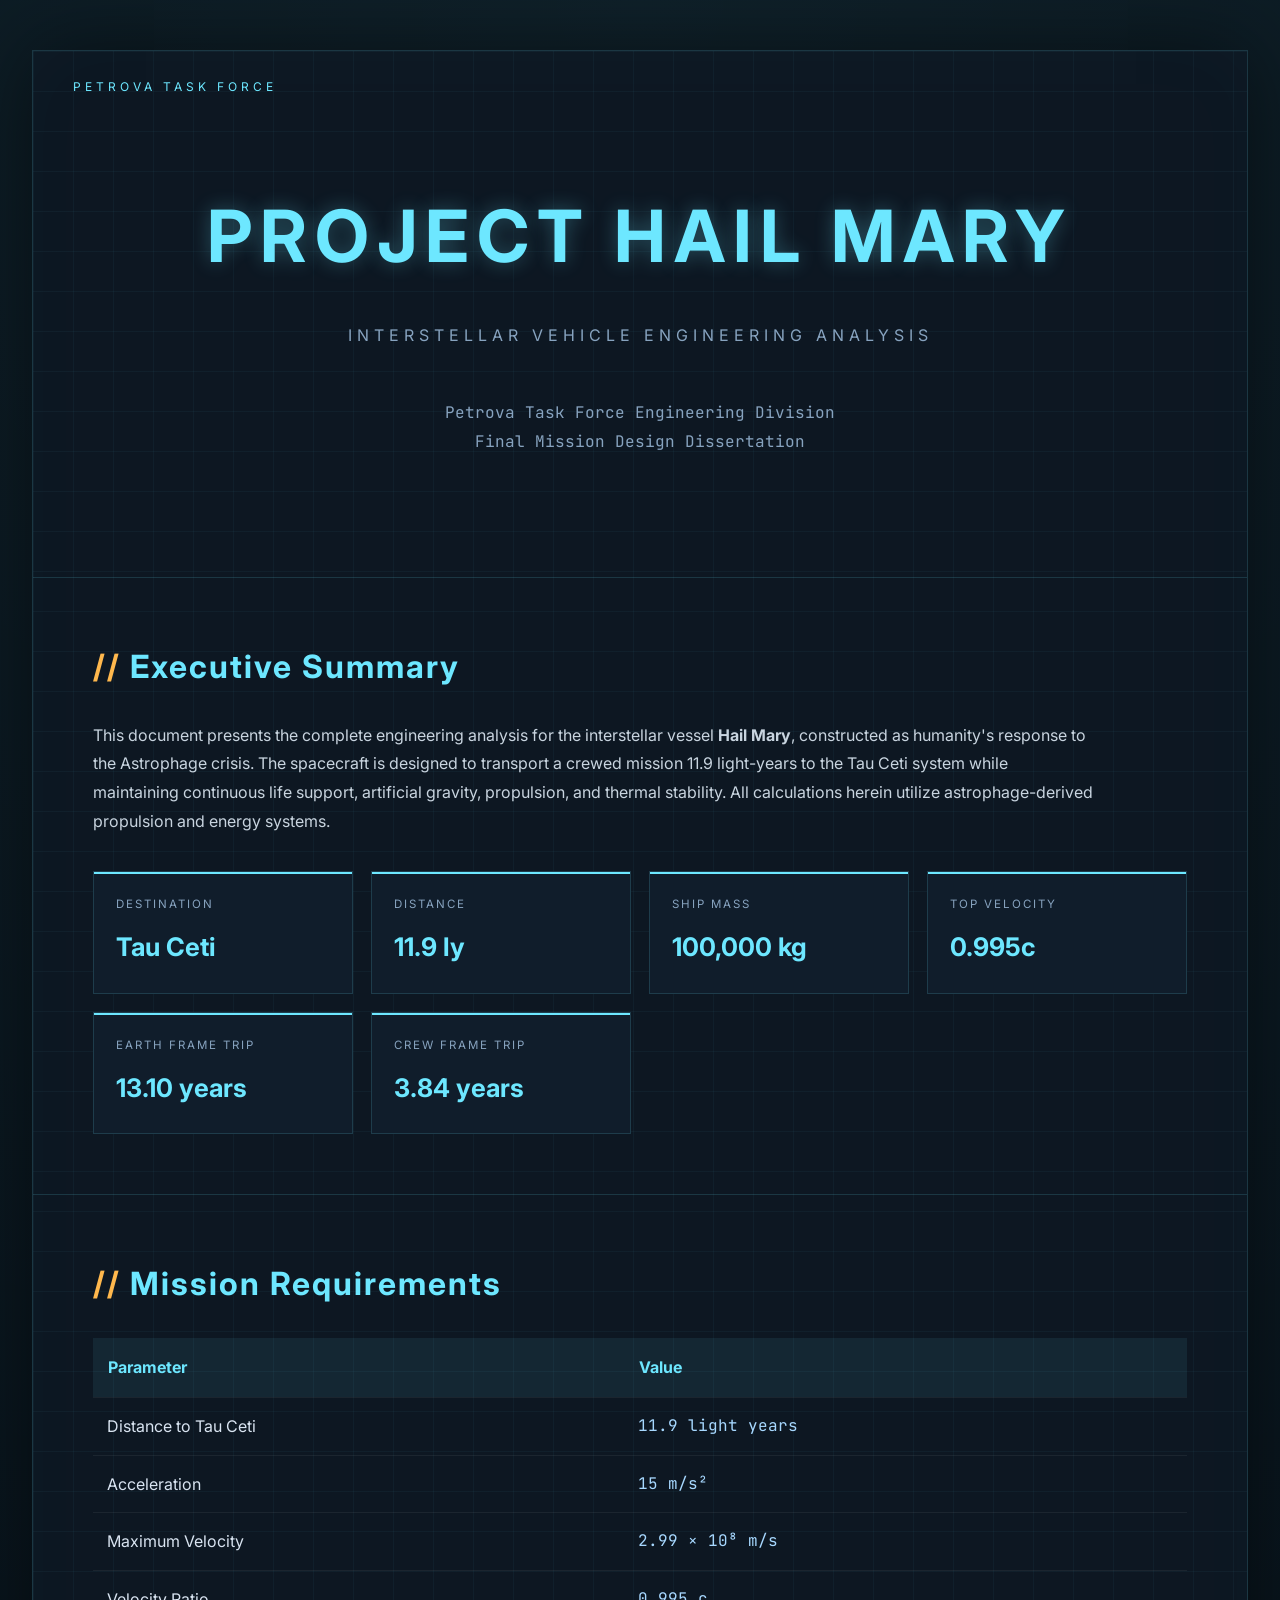
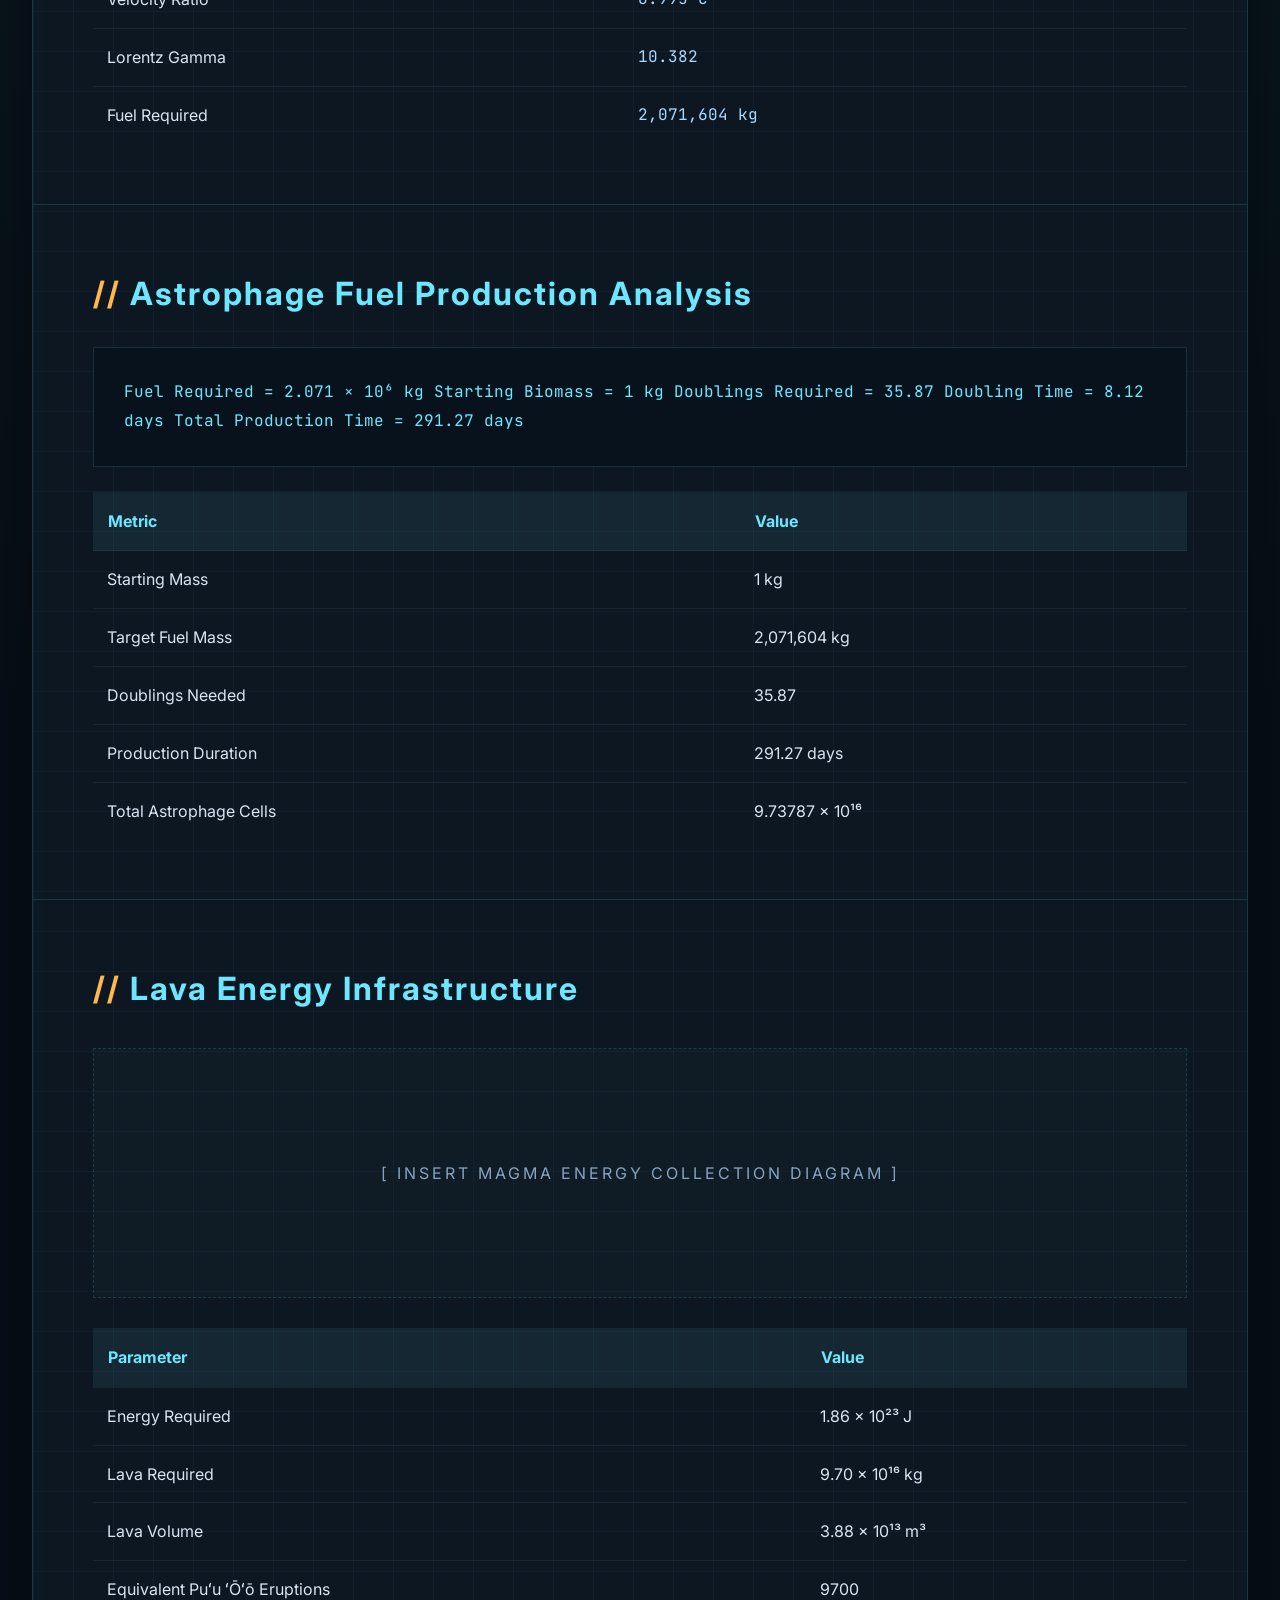
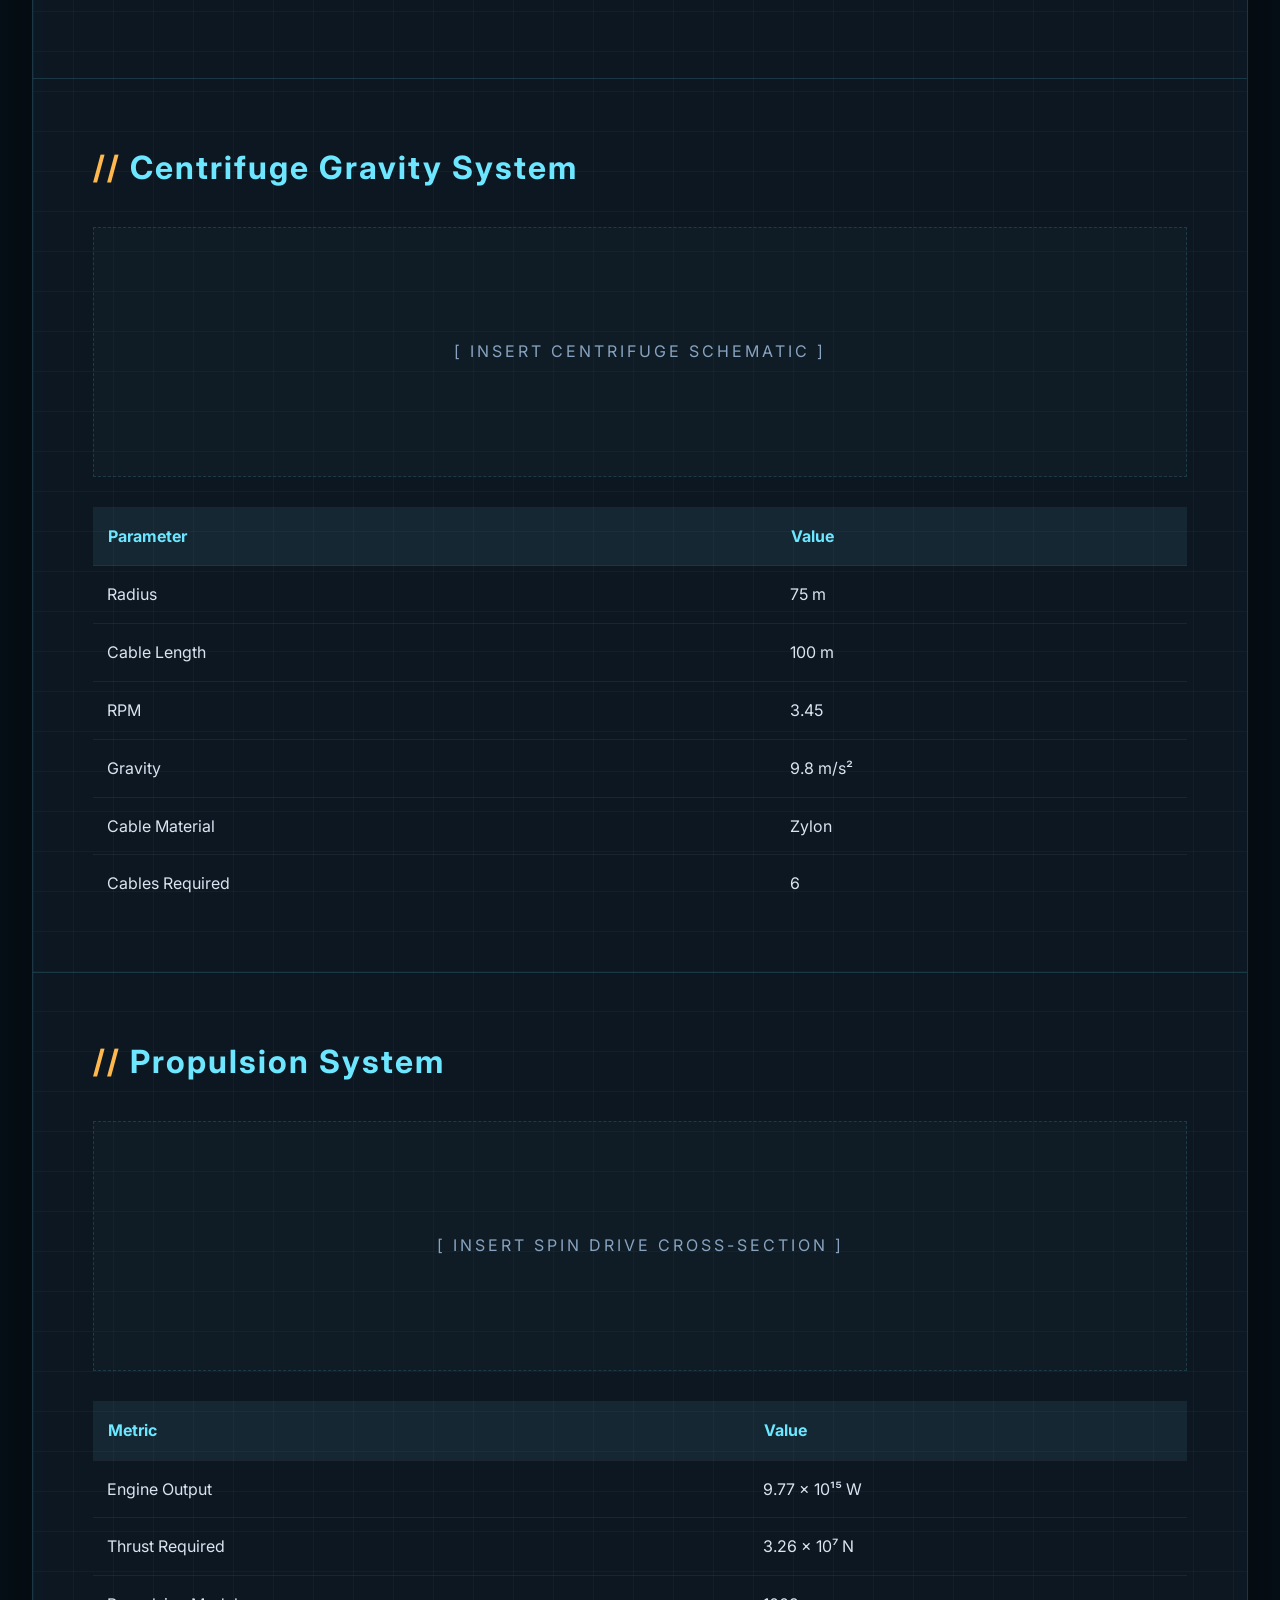
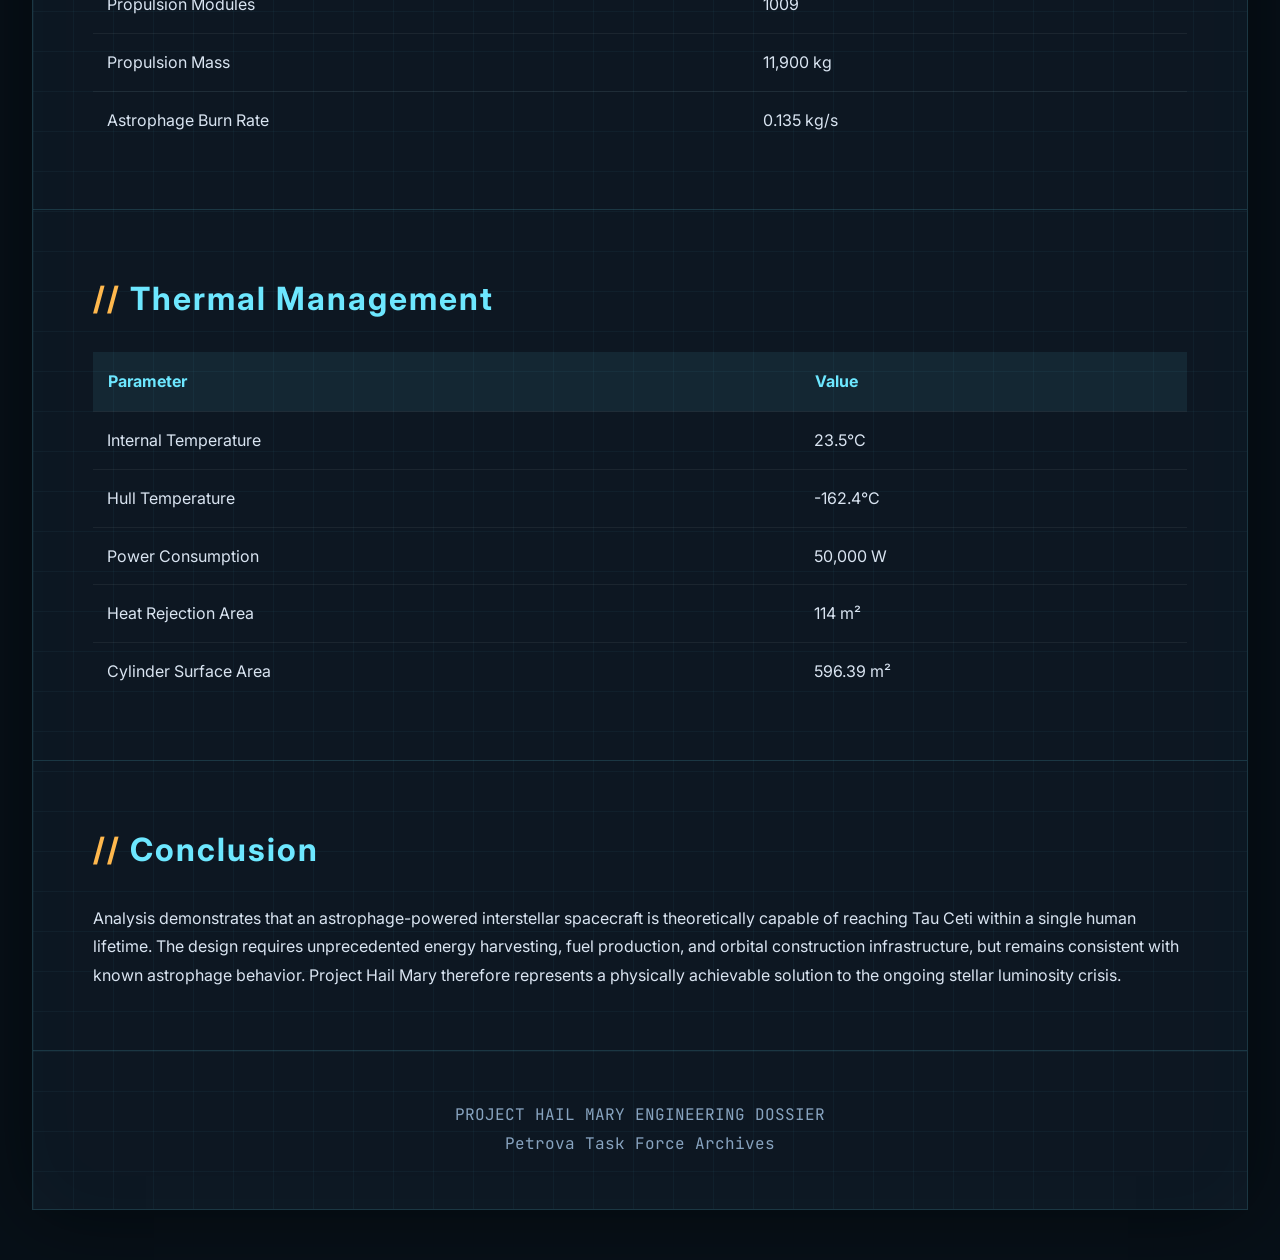
<file: test.html>
<!DOCTYPE html>
<html lang="en">
<head>
<meta charset="UTF-8">
<meta name="viewport" content="width=device-width, initial-scale=1.0">

<title>PROJECT HAIL MARY — Engineering Dissertation</title>

<link href="https://fonts.googleapis.com/css2?family=Inter:wght@300;400;500;700&family=JetBrains+Mono:wght@400;500&display=swap" rel="stylesheet">

<style>
:root{

    --bg:#071018;
    --paper:#0d1722;

    --panel:#101d2b;

    --border:rgba(109,231,255,0.15);

    --text:#d9e4f1;

    --muted:#87a3bf;

    --cyan:#6de7ff;

    --cyan-glow:rgba(109,231,255,0.25);

    --warning:#ffb84d;

    --danger:#ff6b6b;

    --grid:rgba(109,231,255,0.04);
}

*{
    margin:0;
    padding:0;
    box-sizing:border-box;
}

body{

    background:
    radial-gradient(circle at top,
    rgba(109,231,255,0.08),
    transparent 40%),

    var(--bg);

    color:var(--text);

    font-family:"Inter",sans-serif;

    line-height:1.8;

    padding:50px 0;
}

/* MAIN REPORT */

.report{

    width:min(1400px,95%);

    margin:auto;

    background:var(--paper);

    border:1px solid var(--border);

    box-shadow:
    0 0 80px rgba(0,0,0,0.5),
    inset 0 0 80px rgba(109,231,255,0.02);

    position:relative;

    overflow:hidden;
}

/* subtle blueprint grid */

.report::before{

    content:"";

    position:absolute;
    inset:0;

    background-image:

    linear-gradient(var(--grid) 1px, transparent 1px),
    linear-gradient(90deg,var(--grid) 1px, transparent 1px);

    background-size:40px 40px;

    pointer-events:none;
}

/* COVER */

.cover{

    position:relative;

    padding:120px 80px;

    text-align:center;

    border-bottom:1px solid var(--border);
}

.cover::after{

    content:"PETROVA TASK FORCE";

    position:absolute;

    top:25px;
    left:40px;

    color:var(--cyan);

    font-size:.75rem;

    letter-spacing:4px;
}

.cover h1{

    font-size:4.5rem;

    letter-spacing:8px;

    color:var(--cyan);

    text-shadow:
    0 0 20px rgba(109,231,255,0.3);

    margin-bottom:20px;
}

.cover h2{

    font-size:1rem;

    font-weight:400;

    color:var(--muted);

    letter-spacing:5px;

    text-transform:uppercase;
}

.cover p{

    margin-top:50px;

    color:var(--muted);

    font-family:"JetBrains Mono", monospace;
}

/* SECTIONS */

.section{

    padding:60px;

    border-bottom:1px solid var(--border);

    position:relative;
}

.section h2{

    color:var(--cyan);

    font-size:2rem;

    margin-bottom:25px;

    letter-spacing:2px;
}

.section h2::before{

    content:"// ";

    color:var(--warning);
}

/* ABSTRACT */

.abstract{

    font-size:1rem;

    color:#c8d4df;

    max-width:1000px;
}

/* STAT GRID */

.stats-grid{

    display:grid;

    grid-template-columns:
    repeat(auto-fit,minmax(220px,1fr));

    gap:18px;

    margin-top:35px;
}

.stat-card{

    background:var(--panel);

    border:1px solid var(--border);

    padding:22px;

    position:relative;

    overflow:hidden;
}

.stat-card::before{

    content:"";

    position:absolute;

    top:0;
    left:0;

    width:100%;

    height:2px;

    background:var(--cyan);
}

.stat-label{

    color:var(--muted);

    letter-spacing:2px;

    font-size:.72rem;

    margin-bottom:10px;
}

.stat-value{

    font-size:1.6rem;

    color:var(--cyan);

    font-weight:700;
}

/* TABLES */

.data-table{

    width:100%;

    border-collapse:collapse;

    margin-top:25px;
}

.data-table th{

    background:
    rgba(109,231,255,0.08);

    color:var(--cyan);

    text-align:left;

    padding:15px;
}

.data-table td{

    padding:14px;

    border-top:1px solid rgba(255,255,255,0.06);
}

.data-table tr:hover{

    background:
    rgba(109,231,255,0.04);
}

/* MONO DATA */

.mono{

    font-family:"JetBrains Mono", monospace;

    color:#a7d8ff;
}

/* EQUATIONS */

.equation{

    background:#08121c;

    border:1px solid var(--border);

    padding:30px;

    margin:25px 0;

    font-family:"JetBrains Mono", monospace;

    color:var(--cyan);

    overflow:auto;
}

/* FIGURES */

.figure{

    border:1px dashed var(--border);

    min-height:250px;

    display:flex;

    align-items:center;
    justify-content:center;

    color:var(--muted);

    margin:30px 0;

    background:
    rgba(109,231,255,0.02);

    letter-spacing:3px;
}

/* FOOTER */

.footer{

    padding:50px;

    text-align:center;

    color:var(--muted);

    font-family:"JetBrains Mono", monospace;
}

/* STATUS BADGES */

.badge{

    display:inline-block;

    padding:5px 12px;

    border:1px solid var(--cyan);

    color:var(--cyan);

    font-size:.75rem;

    letter-spacing:2px;

    margin-bottom:20px;
}

/* MOBILE */

@media(max-width:900px){

    .cover{

        padding:70px 25px;
    }

    .cover h1{

        font-size:2.4rem;
    }

    .section{

        padding:30px 20px;
    }

    .data-table{

        display:block;
        overflow-x:auto;
    }
}
</style>
</head>
<body>

<div class="report">

<div class="cover">

<h1>PROJECT HAIL MARY</h1>

<h2>INTERSTELLAR VEHICLE ENGINEERING ANALYSIS</h2>

<p>
Petrova Task Force Engineering Division<br>
Final Mission Design Dissertation
</p>

</div>

<div class="section">

<h2>Executive Summary</h2>

<p class="abstract">

This document presents the complete engineering analysis
for the interstellar vessel <strong>Hail Mary</strong>,
constructed as humanity's response to the Astrophage crisis.

The spacecraft is designed to transport a crewed mission
11.9 light-years to the Tau Ceti system while maintaining
continuous life support, artificial gravity, propulsion,
and thermal stability.

All calculations herein utilize astrophage-derived propulsion
and energy systems.

</p>

<div class="stats-grid">

<div class="stat-card">
<div class="stat-label">DESTINATION</div>
<div class="stat-value">Tau Ceti</div>
</div>

<div class="stat-card">
<div class="stat-label">DISTANCE</div>
<div class="stat-value">11.9 ly</div>
</div>

<div class="stat-card">
<div class="stat-label">SHIP MASS</div>
<div class="stat-value">100,000 kg</div>
</div>

<div class="stat-card">
<div class="stat-label">TOP VELOCITY</div>
<div class="stat-value">0.995c</div>
</div>

<div class="stat-card">
<div class="stat-label">EARTH FRAME TRIP</div>
<div class="stat-value">13.10 years</div>
</div>

<div class="stat-card">
<div class="stat-label">CREW FRAME TRIP</div>
<div class="stat-value">3.84 years</div>
</div>

</div>

</div>

<div class="section">

<h2>Mission Requirements</h2>

<table class="data-table">

<tr>
<th>Parameter</th>
<th>Value</th>
</tr>

<tr>
<td>Distance to Tau Ceti</td>
<td class="mono">11.9 light years</td>
</tr>

<tr>
<td>Acceleration</td>
<td class="mono">15 m/s²</td>
</tr>

<tr>
<td>Maximum Velocity</td>
<td class="mono">2.99 × 10⁸ m/s</td>
</tr>

<tr>
<td>Velocity Ratio</td>
<td class="mono">0.995 c</td>
</tr>

<tr>
<td>Lorentz Gamma</td>
<td class="mono">10.382</td>
</tr>

<tr>
<td>Fuel Required</td>
<td class="mono">2,071,604 kg</td>
</tr>

</table>

</div>

<div class="section">

<h2>Astrophage Fuel Production Analysis</h2>

<div class="equation">

Fuel Required = 2.071 × 10⁶ kg

Starting Biomass = 1 kg

Doublings Required = 35.87

Doubling Time = 8.12 days

Total Production Time = 291.27 days

</div>

<table class="data-table">

<tr>
<th>Metric</th>
<th>Value</th>
</tr>

<tr>
<td>Starting Mass</td>
<td>1 kg</td>
</tr>

<tr>
<td>Target Fuel Mass</td>
<td>2,071,604 kg</td>
</tr>

<tr>
<td>Doublings Needed</td>
<td>35.87</td>
</tr>

<tr>
<td>Production Duration</td>
<td>291.27 days</td>
</tr>

<tr>
<td>Total Astrophage Cells</td>
<td>9.73787 × 10¹⁶</td>
</tr>

</table>

</div>

<div class="section">

<h2>Lava Energy Infrastructure</h2>

<div class="figure">

[ INSERT MAGMA ENERGY COLLECTION DIAGRAM ]

</div>

<table class="data-table">

<tr>
<th>Parameter</th>
<th>Value</th>
</tr>

<tr>
<td>Energy Required</td>
<td>1.86 × 10²³ J</td>
</tr>

<tr>
<td>Lava Required</td>
<td>9.70 × 10¹⁶ kg</td>
</tr>

<tr>
<td>Lava Volume</td>
<td>3.88 × 10¹³ m³</td>
</tr>

<tr>
<td>Equivalent Puʻu ʻŌʻō Eruptions</td>
<td>9700</td>
</tr>

</table>

</div>

<div class="section">

<h2>Centrifuge Gravity System</h2>

<div class="figure">

[ INSERT CENTRIFUGE SCHEMATIC ]

</div>

<table class="data-table">

<tr>
<th>Parameter</th>
<th>Value</th>
</tr>

<tr>
<td>Radius</td>
<td>75 m</td>
</tr>

<tr>
<td>Cable Length</td>
<td>100 m</td>
</tr>

<tr>
<td>RPM</td>
<td>3.45</td>
</tr>

<tr>
<td>Gravity</td>
<td>9.8 m/s²</td>
</tr>

<tr>
<td>Cable Material</td>
<td>Zylon</td>
</tr>

<tr>
<td>Cables Required</td>
<td>6</td>
</tr>

</table>

</div>

<div class="section">

<h2>Propulsion System</h2>

<div class="figure">

[ INSERT SPIN DRIVE CROSS-SECTION ]

</div>

<table class="data-table">

<tr>
<th>Metric</th>
<th>Value</th>
</tr>

<tr>
<td>Engine Output</td>
<td>9.77 × 10¹⁵ W</td>
</tr>

<tr>
<td>Thrust Required</td>
<td>3.26 × 10⁷ N</td>
</tr>

<tr>
<td>Propulsion Modules</td>
<td>1009</td>
</tr>

<tr>
<td>Propulsion Mass</td>
<td>11,900 kg</td>
</tr>

<tr>
<td>Astrophage Burn Rate</td>
<td>0.135 kg/s</td>
</tr>

</table>

</div>

<div class="section">

<h2>Thermal Management</h2>

<table class="data-table">

<tr>
<th>Parameter</th>
<th>Value</th>
</tr>

<tr>
<td>Internal Temperature</td>
<td>23.5°C</td>
</tr>

<tr>
<td>Hull Temperature</td>
<td>-162.4°C</td>
</tr>

<tr>
<td>Power Consumption</td>
<td>50,000 W</td>
</tr>

<tr>
<td>Heat Rejection Area</td>
<td>114 m²</td>
</tr>

<tr>
<td>Cylinder Surface Area</td>
<td>596.39 m²</td>
</tr>

</table>

</div>

<div class="section">

<h2>Conclusion</h2>

<p>

Analysis demonstrates that an astrophage-powered
interstellar spacecraft is theoretically capable
of reaching Tau Ceti within a single human lifetime.

The design requires unprecedented energy harvesting,
fuel production, and orbital construction infrastructure,
but remains consistent with known astrophage behavior.

Project Hail Mary therefore represents a physically
achievable solution to the ongoing stellar luminosity crisis.

</p>

</div>

<div class="footer">

PROJECT HAIL MARY ENGINEERING DOSSIER<br>
Petrova Task Force Archives

</div>

</div>

</body>
</html>
</file>
<file: redesign-preview/board.css>
/* ============================================================
   REDESIGN BOARD — mockups only. Nothing here is wired to the
   live site. Layout idea: a dark desk, each proposed document
   laid on it as its own sheet with its own native typography.
   ============================================================ */

:root{
    /* timeline (home) palette */
    --carbon:   #0c0d0f;
    --text:     #efebe4;
    --muted:    #a39e94;
    --hair:     rgba(239,235,228,.18);
    --sun:      #f2b33d;   /* Sol at full output */
    --sun-cold: #8fa3b8;   /* Sol dimmed */
    --ir:       #e0432f;   /* Petrova line, 25.984 µm */

    /* board */
    --desk:     #1b1c1f;
    --desk-2:   #242629;

    --f-display: 'Archivo', 'Helvetica Neue', Arial, sans-serif;
    --f-readout: 'B612 Mono', 'Menlo', monospace;
    --f-value:   'B612', 'Arimo', Arial, sans-serif;
    --f-times:   'Tinos', 'Times New Roman', Times, serif;
    --f-arial:   'Arimo', Arial, Helvetica, sans-serif;
    --f-courier: 'Cousine', 'Courier New', Courier, monospace;
    --f-paper:   'STIX Two Text', 'Times New Roman', serif;
    --f-news:    'Newsreader', Georgia, serif;
    --f-franklin:'Libre Franklin', 'Franklin Gothic Medium', Arial, sans-serif;
    --f-report:  'Source Sans 3', 'Segoe UI', Arial, sans-serif;
    --f-hand:    'Reenie Beanie', cursive;
}

*{ box-sizing:border-box; }

html{ color-scheme:dark; }

body{
    margin:0;
    background:var(--desk);
    color:var(--text);
    font-family:var(--f-display);
    font-size:16px;
    line-height:1.5;
}

img{ max-width:100%; display:block; }

/* ---------- board furniture ---------- */

.b-wrap{ max-width:1180px; margin:0 auto; padding:0 24px 120px; }

.b-top{ padding:56px 0 28px; border-bottom:1px solid var(--hair); }
.b-top h1{
    margin:0 0 10px;
    font-size:44px; line-height:1.02; font-weight:800;
    font-stretch:82%; letter-spacing:-.015em;
}
.b-top p{ margin:0; max-width:68ch; color:var(--muted); font-size:17px; }

.b-toc{ display:flex; flex-wrap:wrap; gap:6px 18px; margin-top:22px; font-size:14px; }
.b-toc a{ color:var(--text); text-decoration:none; border-bottom:1px solid var(--hair); }
.b-toc a:hover{ border-color:var(--sun); }

.b-sec{ padding-top:64px; }
.b-sec > h2{
    margin:0 0 6px;
    font-size:28px; font-weight:750; font-stretch:86%; letter-spacing:-.01em;
}
.b-num{ font-family:var(--f-readout); font-size:12px; color:var(--sun); display:block; margin-bottom:8px; }
.b-note{ margin:0 0 22px; max-width:74ch; color:var(--muted); }
.b-note b{ color:var(--text); font-weight:600; }
.b-used{ font-family:var(--f-readout); font-size:11.5px; color:var(--muted); margin:10px 2px 0; }
.b-used b{ color:var(--text); font-weight:400; }

.desk{
    background:var(--desk-2);
    padding:34px;
    border-radius:4px;
    overflow-x:auto;
}
.desk--tight{ padding:18px; }
.desk-row{ display:grid; grid-template-columns:1fr 1fr; gap:26px; align-items:start; }
@media(max-width:900px){ .desk-row{ grid-template-columns:1fr; } .desk{ padding:16px; } }

.sheet{
    margin:0 auto;
    background:#fff; color:#111;
    box-shadow:0 1px 0 rgba(255,255,255,.05), 0 18px 40px rgba(0,0,0,.45);
}

/* ============================================================
   1. HOME PANEL
   ============================================================ */

.hp{
    container-type:inline-size;
    position:relative; overflow:hidden;
    aspect-ratio:16/9.4;
    background:#000 center/cover no-repeat;
    color:var(--text);
    --accent:var(--sun);
}
.hp::before{           /* left-weighted shade: text sits on dark, photo stays visible */
    content:''; position:absolute; inset:0;
    background:
        linear-gradient(90deg, rgba(8,9,11,.92) 0%, rgba(8,9,11,.76) 38%, rgba(8,9,11,.3) 58%, rgba(8,9,11,.72) 76%, rgba(8,9,11,.82) 100%),
        linear-gradient(0deg, rgba(8,9,11,.7), transparent 40%);
}
.hp > *{ position:relative; }

.hp-bar{
    display:flex; justify-content:space-between; align-items:center;
    padding:2.1cqw 3.4cqw;
    font-size:1.12cqw;
}
.hp-mark{ font-weight:800; font-stretch:112%; letter-spacing:.04em; text-transform:uppercase; }
.hp-mark span{ font-weight:400; color:var(--muted); margin-left:.9em; text-transform:none; letter-spacing:0; font-stretch:100%; }
.hp-sol{ display:flex; align-items:center; gap:1cqw; font-family:var(--f-readout); font-size:1cqw; color:var(--muted); }
.hp-sol b{ color:var(--accent); font-weight:400; font-family:var(--f-value); }
.hp-sol i{ display:block; width:9cqw; height:.28cqw; background:rgba(255,255,255,.16); position:relative; }
.hp-sol i::after{ content:''; position:absolute; inset:0 auto 0 0; width:var(--lum,100%); background:var(--accent); }

.hp-body{ display:grid; grid-template-columns:minmax(0,1fr) 23cqw; gap:4cqw; padding:3.2cqw 6.6cqw 0 6.4cqw; }

.hp-clock{ font-family:var(--f-value); font-size:1.22cqw; letter-spacing:.03em; color:var(--accent); margin-bottom:1.5cqw; }
.hp-clock span{ color:var(--muted); margin-left:1.2em; }
.hp h3{
    margin:0 0 1.9cqw;
    font-size:6.3cqw; line-height:.94; font-weight:800;
    font-stretch:78%; letter-spacing:-.022em;
    text-wrap:balance;
}
.hp-desc{ margin:0; max-width:44cqw; font-size:1.52cqw; line-height:1.55; color:#ddd8cf; }

.hp-key{
    margin-top:2.1cqw; padding-left:1.3cqw; border-left:.22cqw solid var(--ir);
    font-size:1.25cqw; color:var(--muted);
}
.hp-key b{ display:block; font-family:var(--f-value); font-weight:400; font-size:1.8cqw; color:var(--text); margin-top:.2cqw; }

.hp-docs{ margin-top:2.6cqw; max-width:44cqw; border-top:1px solid var(--hair); }
.hp-doc{
    display:grid; grid-template-columns:8.4cqw 1fr auto; align-items:center; gap:1.4cqw;
    padding:1.05cqw 0; border-bottom:1px solid var(--hair);
    font-size:1.36cqw; color:var(--text); text-decoration:none; cursor:pointer;
}
.hp-doc .ty{ font-family:var(--f-readout); font-size:.95cqw; color:var(--accent); text-transform:uppercase; }
.hp-doc .src{ color:var(--muted); }
.hp-doc .go{ font-family:var(--f-readout); font-size:1cqw; color:var(--muted); }
.hp-doc:hover{ background:rgba(255,255,255,.06); }
.hp-doc:hover .go{ color:var(--text); }

.hp-read{ align-self:start; border-top:1px solid var(--hair); font-family:var(--f-readout); }
.hp-read div{ padding:1.15cqw 0; border-bottom:1px solid var(--hair); }
.hp-read dt{ font-size:.86cqw; color:#c4bfb5; text-transform:uppercase; letter-spacing:.06em; }
.hp-read dd{ margin:.35cqw 0 0; font-family:var(--f-value); font-size:1.55cqw; color:var(--text); }
.hp-read dd.acc{ color:var(--accent); }
.hp-read dd.ir{ color:#ff7a66; }
.hp-read dl{ margin:0; }

/* timeline rail */
.hp-rail{ position:absolute; top:13%; bottom:9%; right:2.2cqw; width:1.2cqw; }
.hp-rail::before{ content:''; position:absolute; left:50%; top:0; bottom:0; width:1px; background:var(--hair); }
.hp-rail i{ position:absolute; left:50%; width:.7cqw; height:1px; margin-left:-.35cqw; background:rgba(239,235,228,.4); }
.hp-rail i.now{ width:1.2cqw; height:.3cqw; margin-left:-.6cqw; background:var(--accent); }
.hp-rail i.t0{ width:1.2cqw; margin-left:-.6cqw; background:var(--text); }

/* swatches + specimens */
.spec{ display:grid; grid-template-columns:repeat(4,1fr); gap:14px; margin-top:20px; }
@media(max-width:900px){ .spec{ grid-template-columns:repeat(2,1fr); } }
.spec > div{ border-top:1px solid var(--hair); padding-top:12px; }
.spec small{ display:block; font-family:var(--f-readout); font-size:11px; color:var(--muted); margin-top:8px; line-height:1.5; }
.sw{ height:54px; border-radius:2px; }
.ramp{ height:54px; border-radius:2px; background:linear-gradient(90deg,#f2b33d 0%,#d9c08a 35%,#b3b4b0 62%,#8fa3b8 100%); }
.tf-a{ font-size:34px; line-height:1; font-weight:800; font-stretch:78%; letter-spacing:-.02em; }
.tf-b{ font-size:17px; line-height:1.45; }
.tf-c{ font-family:var(--f-value); font-size:16px; line-height:1.5; letter-spacing:.02em; }

/* ============================================================
   2. VIEWER SHELL
   ============================================================ */

.viewer{ background:#111214; border:1px solid #2c2e33; }
.viewer-bar{
    display:grid; grid-template-columns:auto 1fr auto; gap:16px; align-items:center;
    padding:10px 14px; border-bottom:1px solid #2c2e33;
    font-size:13px; color:var(--muted);
}
.viewer-bar .ty{ font-family:var(--f-readout); font-size:11px; color:var(--sun); text-transform:uppercase; }
.viewer-bar .ti{ color:var(--text); white-space:nowrap; overflow:hidden; text-overflow:ellipsis; }
.viewer-bar .nav{ display:flex; gap:6px; font-family:var(--f-readout); font-size:11px; }
.viewer-bar .nav span{ padding:5px 9px; border:1px solid #3a3d43; color:var(--text); }
.viewer-body{ padding:26px; }
@media(max-width:700px){ .viewer-body{ padding:10px; } }

/* ============================================================
   3. LIST-ARCHIVE EMAIL  (default browser look, on purpose)
   ============================================================ */

.mail{ max-width:760px; padding:22px 26px 30px; font-family:var(--f-times); font-size:16px; color:#000; }
.mail h1{ font-size:27px; font-weight:700; margin:0 0 4px; }
.mail .from{ font-weight:700; }
.mail .from a, .mail li a, .mail .scrub a{ color:#00e; }
.mail i{ font-style:italic; }
.mail ul{ margin:10px 0 10px; padding-left:38px; }
.mail hr{ border:0; border-top:1px solid #808080; border-bottom:1px solid #eee; margin:10px 0; }
.mail pre{ margin:0; font-family:var(--f-courier); font-size:13.5px; line-height:1.38; white-space:pre-wrap; }

/* ============================================================
   4. TRANSCRIPTS
   ============================================================ */

/* 4a — press-office remarks */
.remarks{ max-width:680px; padding:64px 76px 60px; font-family:var(--f-times); font-size:16.5px; line-height:1.42; color:#000; }
.remarks .ctr{ text-align:center; }
.remarks .house{ font-size:19px; letter-spacing:.02em; }
.remarks .rule{ width:150px; border-top:1px solid #000; margin:10px auto 14px; }
.remarks .rel{ display:flex; justify-content:space-between; margin-bottom:26px; }
.remarks .ttl{ text-align:center; margin:0 0 20px; font-size:16.5px; font-weight:400; line-height:1.35; }
.remarks p{ margin:0 0 15px; text-indent:2.6em; }
.remarks .time{ text-indent:0; }
.remarks .end{ display:flex; gap:120px; padding-left:9.5em; margin-top:22px; }
@media(max-width:700px){ .remarks{ padding:32px 24px; } .remarks .end{ padding-left:2em; gap:60px; } }

/* 4b — mission commentary loop */
.loop{ max-width:760px; padding:44px 52px 48px; font-family:var(--f-courier); font-size:13.5px; line-height:1.5; color:#16161a; background:#fdfdfb; }
.loop .hd{ display:flex; justify-content:space-between; gap:20px; white-space:nowrap; }
.loop .hd2{ margin:0 0 18px; padding-bottom:10px; border-bottom:1px solid #16161a; }
.loop .ln{ display:grid; grid-template-columns:9ch 7ch 1fr; gap:0 2ch; margin-bottom:11px; }
.loop .ln .t{ color:#555; }
.loop .note{ margin:4px 0 13px 18ch; color:#555; }
.loop .los{ margin:14px 0; text-align:center; letter-spacing:.08em; }
@media(max-width:700px){ .loop{ padding:22px 16px; font-size:11.5px; } .loop .hd{ white-space:normal; } }

/* 4c — tribunal, line-numbered */
.court{ max-width:700px; padding:38px 46px 30px 0; font-family:var(--f-courier); font-size:13.5px; line-height:1.92; color:#111; background:#fff; }
.court .top{ display:flex; justify-content:space-between; padding-left:74px; margin-bottom:6px; line-height:1.4; }
.court .cap{ padding-left:74px; margin-bottom:16px; line-height:1.4; color:#333; }
.court ol{ list-style:none; margin:0; padding:0; counter-reset:l; border-left:3px double #111; margin-left:58px; }
.court li{ counter-increment:l; position:relative; padding-left:16px; min-height:1.92em; }
.court li::before{ content:counter(l); position:absolute; left:-46px; width:30px; text-align:right; color:#555; }
.court .q{ padding-left:4ch; }
.court .foot{ display:flex; justify-content:space-between; padding-left:74px; margin-top:14px; font-size:12px; line-height:1.4; color:#444; }
@media(max-width:700px){ .court{ font-size:11px; padding-right:14px; } }

/* ============================================================
   5. JOURNAL PAPER
   ============================================================ */

.paper{ max-width:860px; padding:46px 56px 52px; font-family:var(--f-paper); font-size:14.6px; line-height:1.46; color:#161616; }
.paper .run{ display:flex; justify-content:space-between; font-family:var(--f-arial); font-size:10.5px; letter-spacing:.04em; text-transform:uppercase; color:#555; padding-bottom:8px; border-bottom:2px solid #161616; }
.paper .kind{ font-family:var(--f-arial); font-size:11px; font-weight:700; letter-spacing:.08em; text-transform:uppercase; color:#a3231b; margin:20px 0 8px; }
.paper h1{ font-size:29px; line-height:1.14; font-weight:700; margin:0 0 14px; letter-spacing:-.005em; text-wrap:balance; }
.paper .auth{ font-size:14.5px; margin-bottom:6px; }
.paper .aff{ font-size:11.5px; line-height:1.4; color:#444; margin-bottom:16px; }
.paper .abs{ font-size:14.2px; font-weight:600; line-height:1.44; padding:14px 0; border-top:1px solid #161616; border-bottom:1px solid #161616; margin-bottom:18px; }
.paper .cols{ column-count:2; column-gap:30px; text-align:justify; hyphens:auto; }
.paper .cols p{ margin:0; text-indent:1.3em; }
.paper .cols p.first, .paper .cols h2 + p{ text-indent:0; }
.paper h2{ font-family:var(--f-arial); font-size:12.5px; font-weight:700; margin:14px 0 4px; text-align:left; }
.paper figure{ margin:12px 0 12px; break-inside:avoid; }
.paper figcaption{ font-family:var(--f-arial); font-size:10.8px; line-height:1.38; text-align:left; margin-top:6px; color:#222; }
.paper figcaption b{ font-weight:700; }
.paper table{ width:100%; border-collapse:collapse; font-family:var(--f-arial); font-size:11px; margin:6px 0 4px; break-inside:avoid; text-align:left; }
.paper caption{ text-align:left; font-size:10.8px; padding-bottom:5px; caption-side:top; }
.paper th{ border-top:1.5px solid #161616; border-bottom:1px solid #161616; padding:4px 4px; font-weight:700; }
.paper td{ padding:3px 4px; font-variant-numeric:tabular-nums; }
.paper tr:last-child td{ border-bottom:1.5px solid #161616; }
.paper .meta{ font-family:var(--f-arial); font-size:10.2px; color:#555; margin-top:16px; padding-top:8px; border-top:1px solid #bbb; line-height:1.5; }
.paper sup{ font-size:.7em; line-height:0; }
@media(max-width:700px){ .paper{ padding:24px 18px; } .paper .cols{ column-count:1; } }

/* ============================================================
   6. NEWS ARTICLE
   ============================================================ */

.news{ max-width:760px; padding:0 0 46px; font-family:var(--f-news); color:#121212; background:#fff; }
.news .mast{ display:flex; justify-content:space-between; align-items:baseline; padding:14px 34px 12px; border-bottom:1px solid #121212; }
.news .mast b{ font-family:var(--f-news); font-size:25px; font-weight:800; letter-spacing:-.02em; }
.news .mast span{ font-family:var(--f-franklin); font-size:11.5px; color:#555; }
.news .sect{ font-family:var(--f-franklin); font-size:11.5px; font-weight:700; letter-spacing:.06em; text-transform:uppercase; padding:9px 34px; border-bottom:1px solid #ddd; }
.news .sect span{ font-weight:400; color:#777; margin-left:14px; letter-spacing:.02em; text-transform:none; }
.news .in{ padding:26px 34px 0; }
.news h1{ font-size:40px; line-height:1.06; font-weight:700; letter-spacing:-.018em; margin:0 0 12px; text-wrap:balance; }
.news .deck{ font-size:20px; line-height:1.32; color:#3b3b3b; margin:0 0 18px; }
.news .by{ font-family:var(--f-franklin); font-size:12.5px; line-height:1.5; color:#555; padding:10px 0; border-top:1px solid #ddd; border-bottom:1px solid #ddd; margin-bottom:20px; }
.news .by b{ color:#121212; font-weight:700; }
.news figure{ margin:0 0 20px; }
.news figure img{ width:100%; aspect-ratio:16/9; object-fit:cover; }
.news figcaption{ font-family:var(--f-franklin); font-size:12px; line-height:1.4; color:#555; margin-top:7px; }
.news figcaption span{ color:#999; }
.news .txt{ max-width:590px; font-size:18.5px; line-height:1.56; }
.news .txt p{ margin:0 0 17px; }
.news .dl{ font-family:var(--f-franklin); font-size:15px; font-weight:700; letter-spacing:.02em; }
.news .pull{ margin:24px 0 24px; padding:14px 0 14px 20px; border-left:3px solid #121212; font-size:25px; line-height:1.24; font-weight:500; }
.news .pull cite{ display:block; font-family:var(--f-franklin); font-style:normal; font-size:12.5px; font-weight:400; color:#555; margin-top:8px; }
.news .box{ font-family:var(--f-franklin); border-top:3px solid #121212; margin:26px 0 0; padding-top:10px; font-size:13.5px; line-height:1.5; }
.news .box h4{ margin:0 0 6px; font-size:12px; letter-spacing:.06em; text-transform:uppercase; }
.news .box ul{ margin:0; padding-left:18px; }
@media(max-width:700px){ .news h1{ font-size:29px; } .news .in, .news .mast, .news .sect{ padding-left:18px; padding-right:18px; } }

/* ============================================================
   7. PERSONNEL FORM
   ============================================================ */

.form{ max-width:800px; padding:30px 34px 26px; font-family:var(--f-arial); color:#14161a; background:#f7f5ee; position:relative; }
.form .fh{ display:grid; grid-template-columns:1fr auto; gap:20px; align-items:end; padding-bottom:8px; border-bottom:2.5px solid #14161a; }
.form .fh .org{ font-size:10.5px; letter-spacing:.05em; text-transform:uppercase; line-height:1.4; }
.form .fh h1{ margin:4px 0 0; font-size:21px; font-weight:700; letter-spacing:.01em; text-transform:uppercase; }
.form .fh .no{ font-size:10px; text-align:right; line-height:1.45; }
.form .grid{ display:grid; grid-template-columns:repeat(12,1fr); border-left:1px solid #14161a; margin-top:14px; }
.form .c{ grid-column:span 4; border-right:1px solid #14161a; border-bottom:1px solid #14161a; padding:3px 6px 6px; min-height:46px; }
.form .grid > .c:nth-child(-n+4){ border-top:1px solid #14161a; }
.form .c2{ grid-column:span 2; } .form .c3{ grid-column:span 3; } .form .c5{ grid-column:span 5; } .form .c6{ grid-column:span 6; } .form .c8{ grid-column:span 8; } .form .c9{ grid-column:span 9; } .form .c12{ grid-column:span 12; }
.form .photo{ grid-column:span 3; grid-row:span 4; border-right:1px solid #14161a; border-bottom:1px solid #14161a; border-top:1px solid #14161a; padding:6px; }
.form .photo img{ width:100%; height:158px; object-fit:cover; object-position:center 30%; filter:grayscale(1) contrast(1.08); }
.form label{ display:block; font-size:8.6px; letter-spacing:.03em; text-transform:uppercase; color:#333; margin-bottom:3px; }
.form .v{ font-family:var(--f-courier); font-size:14px; line-height:1.3; }
.form .v.red{ color:#b3261e; }
.form .band{ grid-column:span 12; background:#14161a; color:#f7f5ee; font-size:10px; font-weight:700; letter-spacing:.08em; text-transform:uppercase; padding:4px 7px; }
.form .chk{ display:flex; flex-wrap:wrap; gap:4px 16px; font-size:11px; }
.form .chk span::before{ content:'☐ '; font-size:13px; }
.form .chk span.on::before{ content:'☒ '; }
.form .narr{ font-family:var(--f-courier); font-size:13.4px; line-height:1.5; }
.form .hand{ font-family:var(--f-hand); font-size:27px; line-height:1; color:#1d3fae; transform:rotate(-2deg); display:inline-block; }
.form .partb{ display:grid; grid-template-columns:1fr 168px; gap:14px; align-items:center; }
.form .margin{ transform:rotate(-3deg); font-family:var(--f-hand); font-size:25px; line-height:.95; color:#1d3fae; }
.form .ff{ display:flex; justify-content:space-between; font-size:9px; margin-top:8px; color:#333; }
.form .sealed{ grid-column:span 12; border-right:1px solid #14161a; border-bottom:1px solid #14161a; padding:12px 10px; display:flex; justify-content:space-between; align-items:center; gap:16px; background:repeating-linear-gradient(135deg,#eee9da 0 10px,#f7f5ee 10px 20px); }
.form .sealed p{ margin:0; font-size:11.5px; line-height:1.4; max-width:52ch; }
.form .sealed button{ font-family:var(--f-arial); font-size:11px; font-weight:700; letter-spacing:.06em; text-transform:uppercase; padding:9px 14px; background:#14161a; color:#f7f5ee; border:0; cursor:pointer; white-space:nowrap; }
@media(max-width:700px){ .form .c, .form .photo{ grid-column:span 12 !important; } .form .partb{ grid-template-columns:1fr; } }

/* ============================================================
   8. ASSESSMENT REPORT
   ============================================================ */

.rep{ max-width:820px; padding:0 0 40px; font-family:var(--f-report); font-size:15.5px; line-height:1.5; color:#1a1d21; background:#fff; }
.rep .cov{ background:#12324a; color:#fff; padding:26px 44px 24px; }
.rep .cov small{ display:block; font-size:12px; letter-spacing:.05em; text-transform:uppercase; opacity:.8; }
.rep .cov h1{ margin:8px 0 6px; font-size:30px; line-height:1.1; font-weight:700; text-wrap:balance; }
.rep .cov p{ margin:0; font-size:15px; opacity:.88; }
.rep .in{ padding:24px 44px 0; }
.rep h2{ font-size:17px; font-weight:700; color:#12324a; margin:22px 0 8px; }
.rep .hs{ background:#e6eef3; border-left:5px solid #12324a; padding:12px 16px; margin:0 0 14px; font-size:15.5px; }
.rep .hs b.n{ color:#12324a; margin-right:6px; }
.rep .hs i{ color:#12324a; }
.rep p{ margin:0 0 12px; }
.rep figure{ margin:18px 0 8px; }
.rep .ft{ font-size:13.5px; font-weight:700; margin-bottom:2px; }
.rep .fs{ font-size:12.5px; color:#555; margin-bottom:6px; }
.rep figcaption{ font-size:12.3px; line-height:1.42; color:#444; margin-top:8px; }
.rep svg text{ font-family:var(--f-report); }
.rep table{ width:100%; border-collapse:collapse; font-size:13.5px; margin:8px 0 6px; }
.rep th{ text-align:left; font-weight:700; background:#12324a; color:#fff; padding:6px 9px; }
.rep td{ padding:6px 9px; border-bottom:1px solid #d5dbe0; font-variant-numeric:tabular-nums; }
.rep td.r, .rep th.r{ text-align:right; }
.rep .pg{ display:flex; justify-content:space-between; padding:14px 44px 0; margin-top:20px; border-top:1px solid #d5dbe0; font-size:11.5px; color:#666; }
@media(max-width:700px){ .rep .in, .rep .cov, .rep .pg{ padding-left:18px; padding-right:18px; } }

/* ============================================================
   9. SHIP'S LOG  /  10. FLIGHT DISPLAY
   ============================================================ */

.slog{ max-width:760px; margin:0 auto; background:#0a0c0e; color:#c9d0d6; font-family:var(--f-readout); font-size:12.6px; line-height:1.62; border:1px solid #2a2f35; }
.slog .hd{ display:flex; justify-content:space-between; gap:12px; padding:9px 16px; background:#14181c; border-bottom:1px solid #2a2f35; color:#e9edf0; }
.slog .sub{ display:grid; grid-template-columns:repeat(4,1fr); border-bottom:1px solid #2a2f35; }
.slog .sub div{ padding:8px 16px; border-right:1px solid #2a2f35; }
.slog .sub div:last-child{ border-right:0; }
.slog .sub small{ display:block; font-size:10px; color:#7c8791; text-transform:uppercase; }
.slog .rows{ padding:12px 16px 4px; }
.slog .r{ display:grid; grid-template-columns:15ch 6ch 1fr; gap:0 2ch; }
.slog .r .t{ color:#7c8791; }
.slog .r.caut .lv{ color:#f2b33d; }
.slog .r.warn .lv, .slog .r.warn .m{ color:#ff6b57; }
.slog .r.adv .lv{ color:#7c8791; }
.slog .strip{ margin:8px 16px 12px; border:1px solid #2a2f35; }
.slog .strip svg{ display:block; width:100%; height:auto; }
.slog .ft{ padding:8px 16px; border-top:1px solid #2a2f35; color:#7c8791; font-size:11px; }
@media(max-width:700px){ .slog{ font-size:10.5px; } .slog .sub{ grid-template-columns:1fr 1fr; } .slog .r{ grid-template-columns:1fr; margin-bottom:6px; } }

.fd{ max-width:760px; margin:0 auto; background:#07090b; color:#c9d0d6; font-family:var(--f-readout); font-size:12px; border:1px solid #2a2f35; }
.fd .hd{ display:flex; justify-content:space-between; padding:8px 14px; background:#14181c; border-bottom:1px solid #2a2f35; color:#e9edf0; }
.fd .bd{ display:grid; grid-template-columns:1.25fr 1fr; }
.fd .plot{ border-right:1px solid #2a2f35; }
.fd .plot svg{ display:block; width:100%; height:auto; }
.fd .plot svg text{ font-family:var(--f-readout); }
.fd table{ width:100%; border-collapse:collapse; }
.fd th{ text-align:left; font-weight:400; font-size:10px; color:#7c8791; text-transform:uppercase; padding:7px 12px 5px; border-bottom:1px solid #2a2f35; }
.fd td{ padding:6px 12px; border-bottom:1px solid #1b2025; font-variant-numeric:tabular-nums; }
.fd td.ok{ color:#8fd694; } .fd td.am{ color:#f2b33d; } .fd td.rd{ color:#ff6b57; }
.fd .cap{ padding:8px 12px; color:#7c8791; font-size:10.5px; line-height:1.5; }
@media(max-width:700px){ .fd .bd{ grid-template-columns:1fr; } .fd .plot{ border-right:0; border-bottom:1px solid #2a2f35; } }

/* ============================================================
   11. BOARD TABLES (timeline, mapping)
   ============================================================ */

.b-table{ width:100%; border-collapse:collapse; font-size:14px; }
.b-table th{ text-align:left; font-family:var(--f-readout); font-weight:400; font-size:11px; text-transform:uppercase; color:var(--muted); padding:8px 10px; border-bottom:1px solid var(--hair); white-space:nowrap; }
.b-table td{ padding:8px 10px; border-bottom:1px solid rgba(239,235,228,.08); vertical-align:top; }
.b-table td.m{ font-family:var(--f-readout); font-size:12.5px; white-space:nowrap; font-variant-numeric:tabular-nums; }
.b-table td.old{ color:#857f76; text-decoration:line-through; text-decoration-color:rgba(224,67,47,.7); }
.b-table td.new{ color:var(--sun); }
.b-table td.why{ color:var(--muted); font-size:13px; }
.b-table tr.t0 td{ border-bottom:1px solid var(--text); }
.b-scroll{ overflow-x:auto; }

.b-list{ margin:0; padding-left:20px; max-width:78ch; color:var(--muted); }
.b-list li{ margin-bottom:8px; }
.b-list b{ color:var(--text); font-weight:600; }

.b-chart{ background:var(--desk-2); padding:20px 22px 14px; border-radius:4px; margin-bottom:22px; }
.b-chart svg{ display:block; width:100%; height:auto; }
.b-chart svg text{ font-family:var(--f-value); }
</file>
